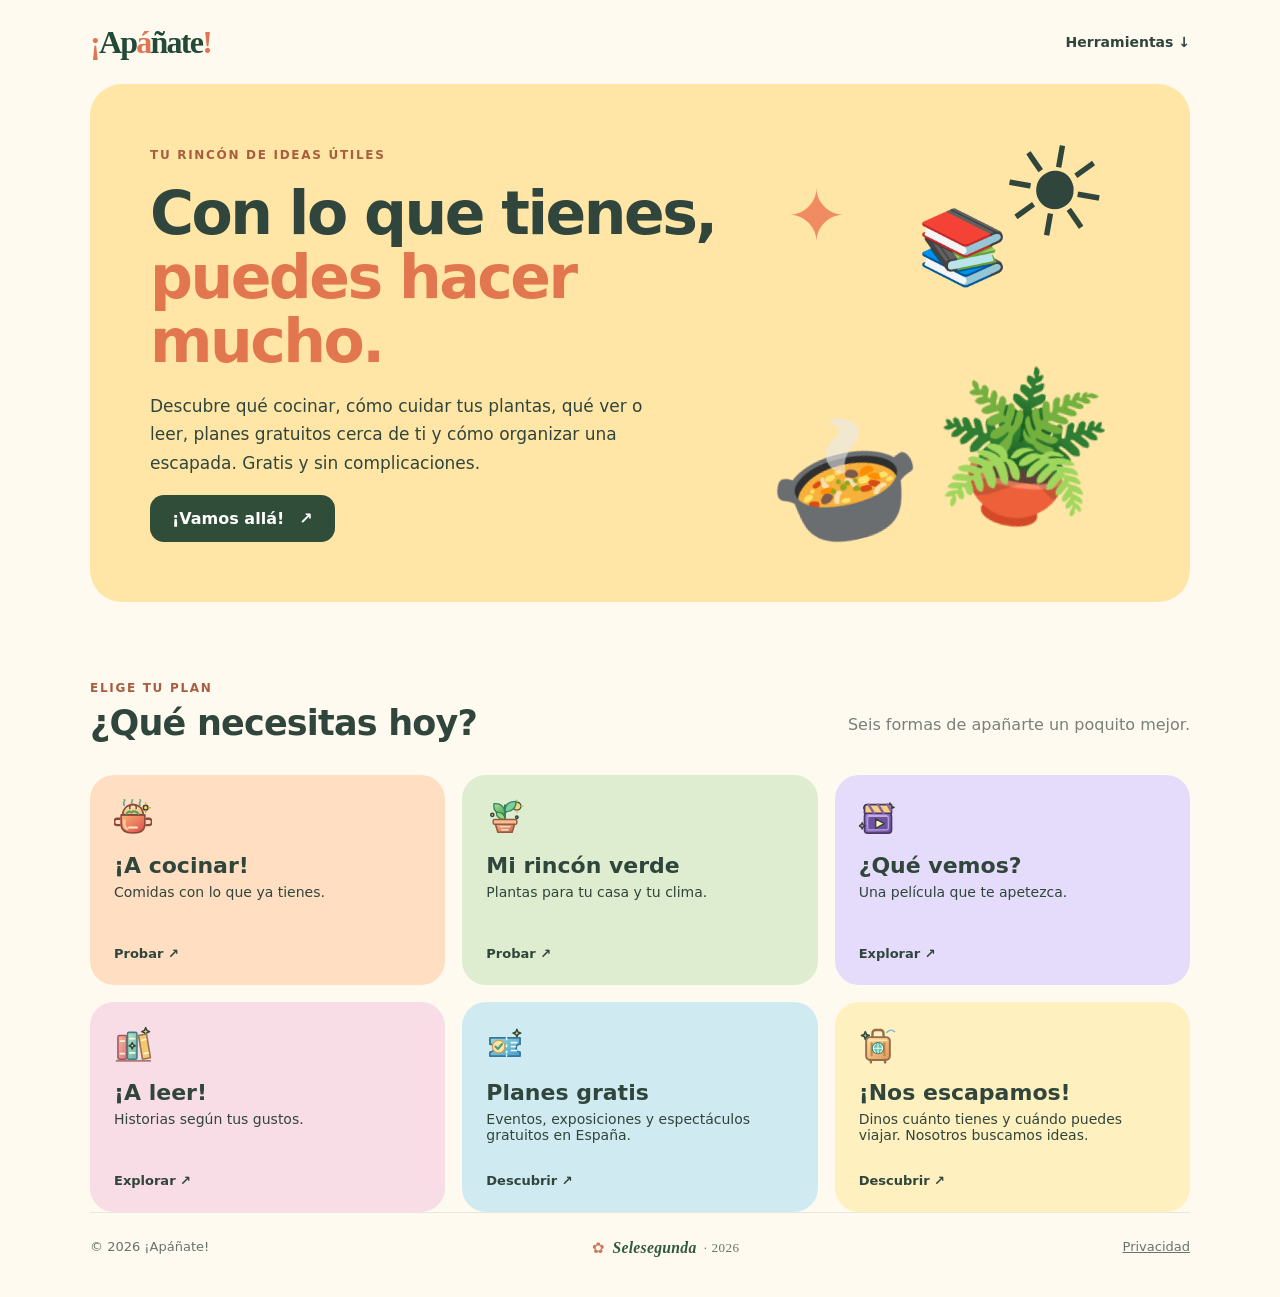
<file: index.html>
<!doctype html>
<html lang="es">
<head>
  <meta name="google-site-verification" content="D1ekWWPZZtfnIrTPij6gF5i_4tx4GSusQRCxKpqZ5c4" />
  <meta charset="utf-8" />
  <meta name="viewport" content="width=device-width, initial-scale=1" />
  <meta name="description" content="¡Apáñate!: ideas y herramientas gratuitas para aprovechar lo que tienes. Cocina, plantas, cine, libros, planes gratuitos en España y viajes." />
  <meta name="theme-color" content="#fff9ed" />
  <title>¡Apáñate! — La vida da para mucho</title>
  <link rel="stylesheet" href="/css/style.css" />
  <script src="/js/app.js" defer></script>
  <style>
    /* Logotipo exactamente como en Cocina; no modifica otros elementos. */
    .topbar .brand { display: inline-block; gap: 0; font-family: Georgia, serif; font-size: 2rem; font-weight: 900; letter-spacing: -.055em; color: #234a37; text-decoration: none; white-space: nowrap; }
    .topbar .brand .accent { color: #df7552; }
    @media (max-width: 510px) { .topbar .brand { font-size: 1.7rem; } }
    /* Firma de autoría discreta y legible en la portada. */
    .author-signature {
      display: inline-flex;
      align-items: center;
      gap: .45rem;
      color: #315841;
      font-family: Georgia, "Times New Roman", serif;
      font-size: .98rem;
      font-style: italic;
      font-weight: 600;
      letter-spacing: .018em;
      white-space: nowrap;
    }
    .author-signature::before {
      content: "✿";
      font-style: normal;
      font-size: .91rem;
      color: #cf795c;
    }
    .author-signature .author-year {
      font-size: .82rem;
      font-style: normal;
      font-weight: 500;
      letter-spacing: .04em;
      color: #65786a;
    }
    @media (max-width: 660px) {
      .footer .author-signature { width: 100%; justify-content: center; margin-block: .25rem; }
    }
    /* Iconos vectoriales en las seis tarjetas: independientes de los emojis de Windows. */
    .topic-card .card-icon svg { display: block; width: 1em; height: 1em; fill: none; stroke: currentColor; stroke-width: 1.8; stroke-linecap: round; stroke-linejoin: round; }
  </style>
</head>
<body>
  <header class="topbar wrapper"><a class="brand" href="/" aria-label="¡Apáñate!, inicio"><span class="accent">¡</span>Ap<span class="accent">á</span>ñate<span class="accent">!</span></a><a class="navlink" href="#herramientas">Herramientas ↓</a></header>
  <main>
    <section class="hero wrapper">
      <div class="hero-copy"><span class="eyebrow">TU RINCÓN DE IDEAS ÚTILES</span><h1>Con lo que tienes, <em>puedes hacer mucho.</em></h1><p>Descubre qué cocinar, cómo cuidar tus plantas, qué ver o leer, planes gratuitos cerca de ti y cómo organizar una escapada. Gratis y sin complicaciones.</p><a href="#herramientas" class="button main-button">¡Vamos allá! <span aria-hidden="true">↗</span></a></div>
      <div class="hero-art" aria-hidden="true"><span class="art-sun">☀</span><span class="art-bowl">🍲</span><span class="art-plant">🪴</span><span class="art-book">📚</span><span class="art-spark">✦</span></div>
    </section>
    <section id="herramientas" class="wrapper section"><div class="section-head"><div><span class="eyebrow">ELIGE TU PLAN</span><h2>¿Qué necesitas hoy?</h2></div><p>Seis formas de apañarte un poquito mejor.</p></div>
      <div class="cards">
        <a class="topic-card orange" href="/cocina/"><span class="card-icon"><svg xmlns="http://www.w3.org/2000/svg" viewBox="0 0 48 48" aria-hidden="true" focusable="false">
<defs><linearGradient id="pot" x1="0" x2="1" y1="0" y2="1"><stop stop-color="#FFAD7B"/><stop offset="1" stop-color="#D94F43"/></linearGradient><linearGradient id="lid" x1="0" x2="0" y1="0" y2="1"><stop stop-color="#FFF1B8"/><stop offset="1" stop-color="#E5B972"/></linearGradient></defs>
<path d="M13 8c-3-3 2-5 0-7M23 7c-3-3 2-5 0-7M33 8c-3-3 2-5 0-7" stroke="#65A68B" stroke-width="2" stroke-linecap="round" fill="none"/>
<circle cx="40" cy="11" r="3" fill="#F7CE63"/><path d="M40 5v2M40 15v2M34 11h2M44 11h2" stroke="#DCA34D" stroke-linecap="round"/>
<path d="M7 25H4a4 4 0 0 0 0 8h3M41 25h3a4 4 0 0 1 0 8h-3" stroke="#934739" stroke-width="3" fill="none" stroke-linecap="round"/>
<path d="M9 20h30v12c0 7-5 11-15 11S9 39 9 32Z" fill="url(#pot)" stroke="#8B493D" stroke-width="2" stroke-linejoin="round"/>
<path d="M11 20a13 13 0 0 1 26 0Z" fill="url(#lid)" stroke="#8B493D" stroke-width="2"/>
<path d="M20 12c-1-3 1-5 4-5s5 2 4 5" fill="none" stroke="#8B493D" stroke-width="2"/>
<path d="M13 27v5c0 3 2 5 4 6" fill="none" stroke="#FFD6AC" stroke-width="3" stroke-linecap="round" opacity=".85"/>
<path d="M16 19c1-3 4-4 6-2 3-3 7-1 9 2" fill="none" stroke="#5C9A68" stroke-width="2.5" stroke-linecap="round"/>
<path d="M19 36h10" stroke="#FFE7C9" stroke-width="2.4" stroke-linecap="round"/></svg></span><h3>¡A cocinar!</h3><p>Comidas con lo que ya tienes.</p><span class="card-action">Probar ↗</span></a>
        <a class="topic-card green" href="/plantas/"><span class="card-icon"><svg xmlns="http://www.w3.org/2000/svg" viewBox="0 0 48 48" aria-hidden="true" focusable="false">
<defs><linearGradient id="flowerpot" x1="0" y1="0" x2="1" y2="1"><stop stop-color="#F5B889"/><stop offset="1" stop-color="#C66B54"/></linearGradient><linearGradient id="leaf" x1="0" y1="0" x2="1" y2="1"><stop stop-color="#B5DF87"/><stop offset="1" stop-color="#47A36E"/></linearGradient></defs>
<circle cx="39" cy="9" r="5" fill="#F8D77A" opacity=".9"/><path d="M39 1v3M39 14v3M31 9h3M44 9h3" stroke="#E2B65D" stroke-width="1.5" stroke-linecap="round"/>
<path d="M24 28V8M24 22c-7-6-10-9-11-14M24 18c5-8 8-10 12-12" stroke="#34805B" stroke-width="2.5" fill="none" stroke-linecap="round"/>
<path d="M24 19C13 20 9 14 10 6c9-1 14 4 14 13Z" fill="url(#leaf)" stroke="#31855E" stroke-width="1.7"/>
<path d="M24 16c0-9 5-13 14-13 0 8-5 13-14 13Z" fill="#7FCF9B" stroke="#31855E" stroke-width="1.7"/>
<path d="M24 26c-7 0-11-4-11-9 7-1 11 3 11 9Z" fill="#9CD57B" stroke="#31855E" stroke-width="1.7"/>
<path d="M11 29h26l-4 13H15l-4-13Z" fill="url(#flowerpot)" stroke="#985841" stroke-width="2" stroke-linejoin="round"/>
<rect x="9" y="26" width="30" height="6" rx="2" fill="#F4C092" stroke="#985841" stroke-width="1.8"/>
<path d="M18 35h12M20 39h8" stroke="#FFE1C3" stroke-width="2" stroke-linecap="round" opacity=".85"/>
<circle cx="8" cy="20" r="2" fill="#F4BB68"/><circle cx="39" cy="23" r="1.6" fill="#9ACDB7"/></svg></span><h3>Mi rincón verde</h3><p>Plantas para tu casa y tu clima.</p><span class="card-action">Probar ↗</span></a>
        <a class="topic-card purple" href="/cine/"><span class="card-icon"><svg xmlns="http://www.w3.org/2000/svg" viewBox="0 0 48 48" aria-hidden="true" focusable="false">
<defs><linearGradient id="film" x1="0" y1="0" x2="1" y2="1"><stop stop-color="#A88BDF"/><stop offset="1" stop-color="#6A4E9D"/></linearGradient></defs>
<path d="m39 5 1.5 4 4 1.5-4 1.5-1.5 4-1.5-4-4-1.5 4-1.5Z" fill="#F5C963"/><circle cx="8" cy="11" r="2" fill="#F3A49B"/>
<rect x="7" y="18" width="34" height="25" rx="4" fill="url(#film)" stroke="#493967" stroke-width="2.2"/>
<path d="M7 18v-8a3 3 0 0 1 3-3h31v11Z" fill="#F5D17E" stroke="#493967" stroke-width="2.2"/>
<path d="m12 7 7 11M24 7l7 11M36 7l4 7" stroke="#8B64A2" stroke-width="3"/>
<rect x="11" y="22" width="26" height="17" rx="2" fill="#7050A1" stroke="#BAA6E1" stroke-width="1.5"/>
<path d="m21 25 11 6-11 6Z" fill="#FFF0BB"/><path d="M12 21h23" stroke="#DCCBFB" stroke-width="1.3" stroke-linecap="round" opacity=".6"/>
<path d="m4 30 1.2 2.5L8 34l-2.8 1.3L4 38l-1.2-2.7L0 34l2.8-1.5Z" fill="#E8A4B5"/></svg></span><h3>¿Qué vemos?</h3><p>Una película que te apetezca.</p><span class="card-action">Explorar ↗</span></a>
        <a class="topic-card pink" href="/libros/"><span class="card-icon"><svg xmlns="http://www.w3.org/2000/svg" viewBox="0 0 48 48" aria-hidden="true" focusable="false">
<defs><linearGradient id="booka" x1="0" y1="0" x2="1" y2="1"><stop stop-color="#F9B89B"/><stop offset="1" stop-color="#D97881"/></linearGradient><linearGradient id="bookb" x1="0" y1="0" x2="1" y2="1"><stop stop-color="#BDE7C9"/><stop offset="1" stop-color="#63AFA8"/></linearGradient></defs>
<path d="m40 2 1.5 3.5L45 7l-3.5 1.5L40 12l-1.5-3.5L35 7l3.5-1.5Z" fill="#F3CE78"/>
<rect x="5" y="12" width="11" height="30" rx="2" fill="url(#booka)" stroke="#9E5967" stroke-width="2"/>
<rect x="17" y="8" width="12" height="34" rx="2" fill="url(#bookb)" stroke="#3F8084" stroke-width="2"/>
<path d="m31 12 10-2 5 30-10 2Z" fill="#F2C971" stroke="#99764D" stroke-width="2"/>
<path d="M8 19h5M8 35h5M20 16h6M20 34h6M35 18l5-1M38 35l5-1" stroke="#FFF5DB" stroke-width="2.2" stroke-linecap="round"/>
<path d="m23 21 1.2 2.7 2.8 1.3-2.8 1.2L23 29l-1.2-2.8L19 25l2.8-1.3Z" fill="#FFF3BF"/>
<path d="M3 44h43" stroke="#B27875" stroke-width="2" stroke-linecap="round"/></svg></span><h3>¡A leer!</h3><p>Historias según tus gustos.</p><span class="card-action">Explorar ↗</span></a>
        <a class="topic-card blue" href="/planes-gratis/"><span class="card-icon"><svg xmlns="http://www.w3.org/2000/svg" viewBox="0 0 48 48" aria-hidden="true" focusable="false">
<defs><linearGradient id="ticket" x1="0" y1="0" x2="1" y2="1"><stop stop-color="#94DBDC"/><stop offset="1" stop-color="#4B9EC9"/></linearGradient></defs>
<path d="m39 4 1.4 3.6L44 9l-3.6 1.4L39 14l-1.4-3.6L34 9l3.6-1.4Z" fill="#F4CB69"/>
<path d="M5 15h38v8a5 5 0 0 0 0 10v5H5v-5a5 5 0 0 0 0-10Z" fill="url(#ticket)" stroke="#38779C" stroke-width="2.3" stroke-linejoin="round"/>
<path d="M26 15v5m0 4v4m0 4v6" stroke="#E8FFFF" stroke-width="2" stroke-dasharray="2 3"/>
<circle cx="16" cy="26" r="8" fill="#FCE5A7" stroke="#D39A55" stroke-width="1.5"/>
<path d="m12 26 3 3 5-6" stroke="#4D9D7B" stroke-width="2.8" fill="none" stroke-linecap="round" stroke-linejoin="round"/>
<path d="M32 21h7M32 26h5M32 31h7" stroke="#E9FAFF" stroke-width="2" stroke-linecap="round"/></svg></span><h3>Planes gratis</h3><p>Eventos, exposiciones y espectáculos gratuitos en España.</p><span class="card-action">Descubrir ↗</span></a>
        <a class="topic-card yellow" href="/viajes/"><span class="card-icon"><svg xmlns="http://www.w3.org/2000/svg" viewBox="0 0 48 48" aria-hidden="true" focusable="false">
<defs><linearGradient id="case" x1="0" y1="0" x2="1" y2="1"><stop stop-color="#FFDD94"/><stop offset="1" stop-color="#DF9958"/></linearGradient></defs>
<path d="m8 7 1.5 3.5L13 12l-3.5 1.5L8 17l-1.5-3.5L3 12l3.5-1.5Z" fill="#6CB9AE"/><path d="M35 8c3-3 7-3 10-1" stroke="#87BDD0" stroke-width="2" fill="none" stroke-linecap="round"/>
<path d="M17 15V9a4 4 0 0 1 4-4h6a4 4 0 0 1 4 4v6" fill="none" stroke="#956C4E" stroke-width="3"/>
<rect x="9" y="14" width="30" height="29" rx="5" fill="url(#case)" stroke="#956C4E" stroke-width="2.4"/>
<path d="M16 22v15M32 22v15" stroke="#C28552" stroke-width="2.7" stroke-linecap="round"/>
<path d="M15 43v3M33 43v3" stroke="#956C4E" stroke-width="3" stroke-linecap="round"/>
<circle cx="24" cy="28" r="7" fill="#6BBCAA" stroke="#397F78" stroke-width="1.6"/>
<path d="M24 22v12M19 28h10M21 23c-4 3-4 7 0 10M27 23c4 3 4 7 0 10" stroke="#E3FFF1" stroke-width="1.3" fill="none"/>
<path d="M13 18h22" stroke="#FFF2C8" stroke-width="2" opacity=".8" stroke-linecap="round"/></svg></span><h3>¡Nos escapamos!</h3><p>Dinos cuánto tienes y cuándo puedes viajar. Nosotros buscamos ideas.</p><span class="card-action">Descubrir ↗</span></a>
      </div>
    </section>
  </main>
  <footer class="footer wrapper"><span>© <span id="year"></span> ¡Apáñate!</span><span class="author-signature" aria-label="Autoría: Selesegunda, 2026">Selesegunda <span class="author-year">· 2026</span></span><span><a href="/privacidad.html">Privacidad</a></span></footer>
  <!-- Cloudflare Web Analytics --><script type='module' src='https://static.cloudflareinsights.com/beacon.min.js' data-cf-beacon='{"token": "9923cc398e43437fa45d84914d0e9f90"}'></script><!-- End Cloudflare Web Analytics -->
</body>
</html>
</file>
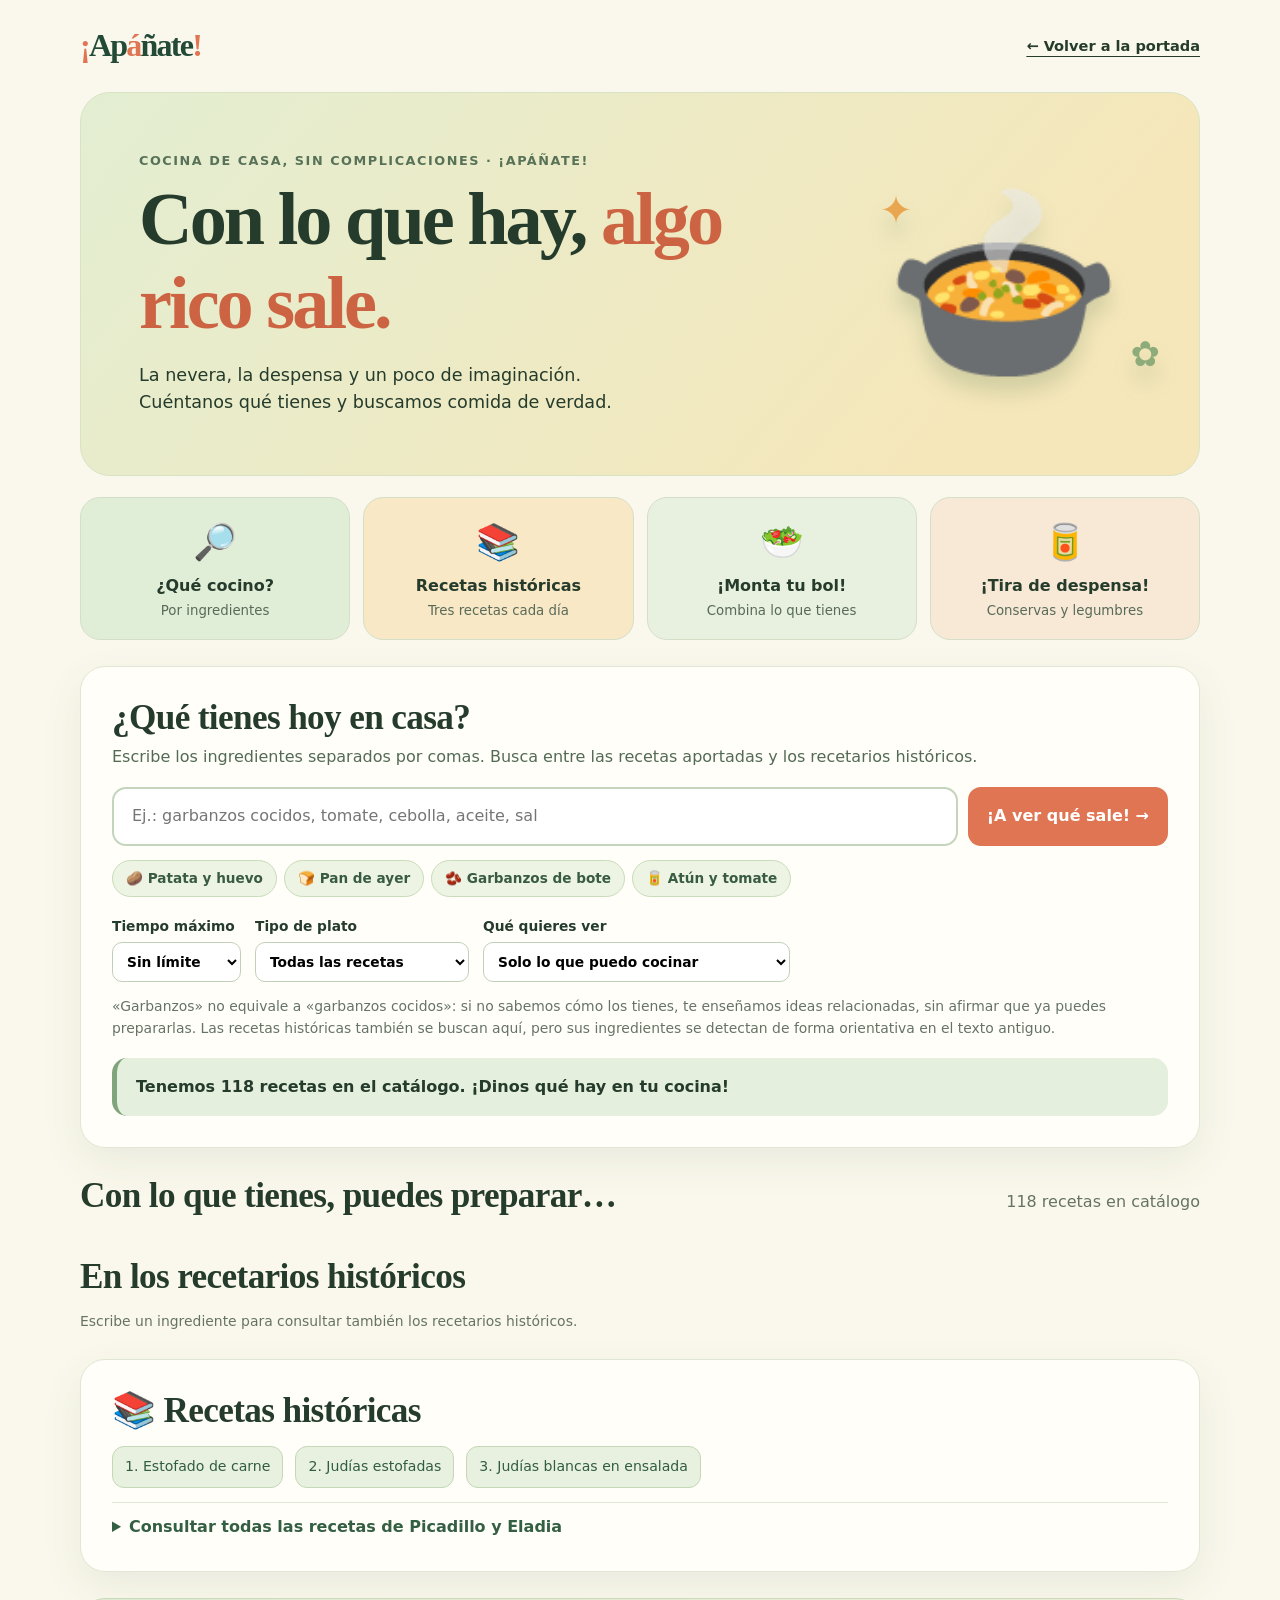
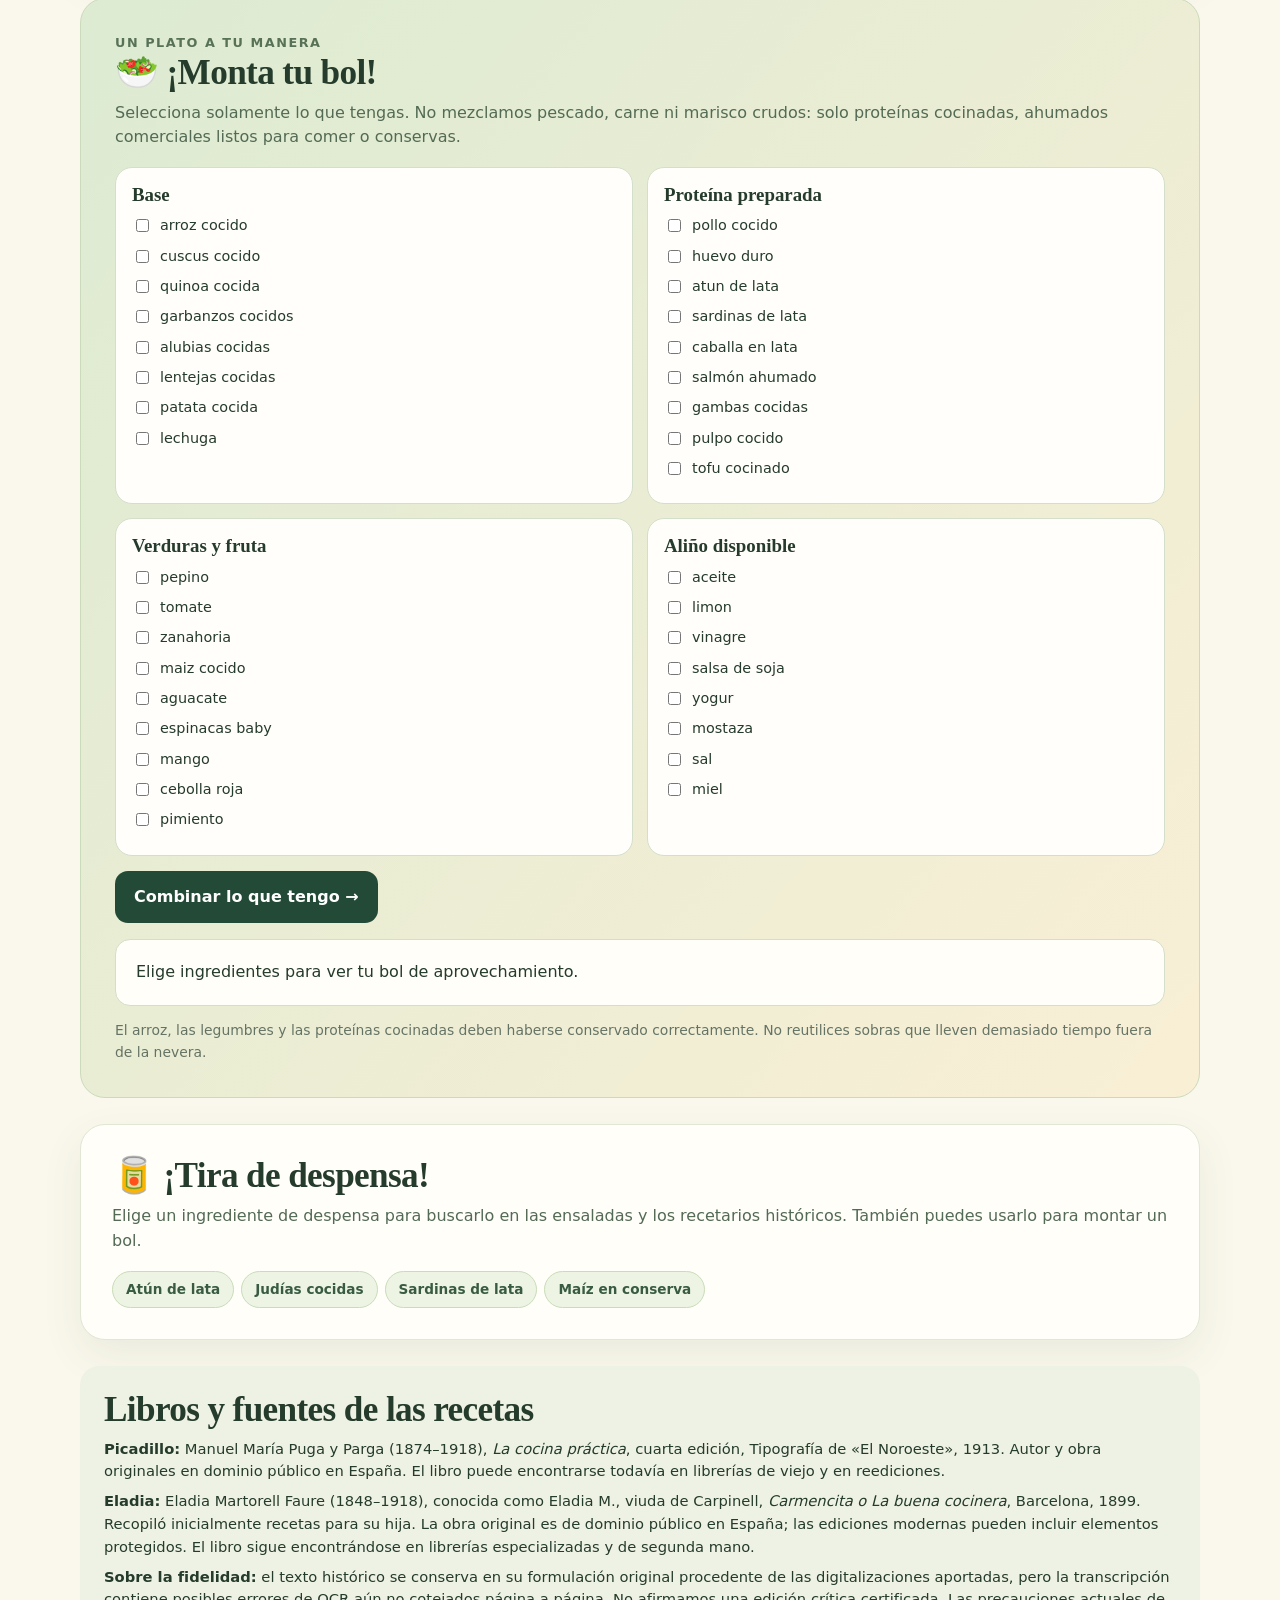
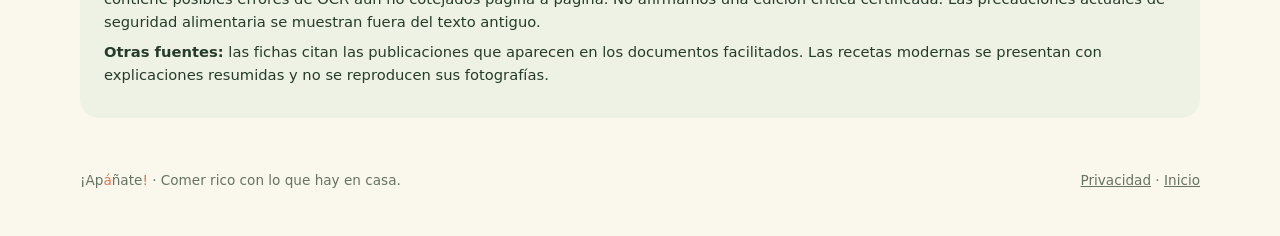
<file: cocina/index.html>
<!DOCTYPE html>

<html lang="es">
<head>
<meta charset="utf-8"/>
<meta content="width=device-width,initial-scale=1" name="viewport"/>
<meta content="#F8F8EE" name="theme-color"/>
<meta content="Ensaladas aportadas, recetas históricas de Picadillo y Eladia y boles combinables con lo que tienes." name="description"/>
<title>Cocina con lo que tienes | ¡Apáñate!</title>
<style>
:root{--forest:#234a37;--green:#54815b;--mint:#e5efd9;--lime:#bad39d;--coral:#df7552;--butter:#f8ce73;--cream:#faf8ec;--white:#fffef9;--ink:#253b2b;--muted:#657365;--line:#e1e6d5;--shadow:0 15px 42px #355a3915}*{box-sizing:border-box}html{scroll-behavior:smooth}body{margin:0;background:var(--cream);color:var(--ink);font-family:system-ui,-apple-system,Segoe UI,sans-serif;line-height:1.55}button,input,select{font:inherit}button{cursor:pointer}a{color:inherit}button:focus-visible,input:focus-visible,select:focus-visible,a:focus-visible,summary:focus-visible{outline:3px solid #a45d32;outline-offset:3px}header,.wrap,footer{max-width:1120px;margin:auto;width:calc(100% - 32px)}header{display:flex;align-items:center;justify-content:space-between;padding:21px 0;gap:12px}.brand{font-family:Georgia,serif;font-size:2rem;font-weight:900;letter-spacing:-.055em;color:var(--forest);text-decoration:none}.accent{color:var(--coral)}.back{font-size:.91rem;font-weight:750;text-decoration:underline;text-underline-offset:5px}.hero{display:grid;grid-template-columns:1.4fr .75fr;align-items:center;min-height:310px;border-radius:30px;overflow:hidden;background:linear-gradient(130deg,#e3eed2,#f5e7ba 80%);border:1px solid #d9e2c3}.hero-copy{padding:clamp(24px,5vw,58px)}h1,h2,h3{font-family:Georgia,serif;line-height:1.13}h1{font-size:clamp(2.35rem,5.8vw,4.7rem);letter-spacing:-.04em;margin:8px 0 16px;max-width:740px}h1 em{font-style:normal;color:#cc6342}.hero p{max-width:650px;font-size:1.1rem;margin:0}.eyebrow{font-weight:800;color:#587258;font-size:.8rem;letter-spacing:.12em;text-transform:uppercase}.pot{position:relative;min-height:260px;display:grid;place-items:center;font-size:clamp(7rem,15vw,12rem);filter:drop-shadow(0 16px 10px #54724f35);animation:float 5.2s ease-in-out infinite}.pot:before{content:'✦';position:absolute;font-size:2.5rem;top:15%;left:18%;color:#e9a650}.pot:after{content:'✿';position:absolute;font-size:2.2rem;right:10%;bottom:17%;color:#8eac79}@keyframes float{50%{transform:translateY(-11px) rotate(-4deg)}}@media(prefers-reduced-motion:reduce){.pot{animation:none}html{scroll-behavior:auto}}.section{margin:26px 0}.panel{background:var(--white);border:1px solid var(--line);border-radius:25px;padding:clamp(18px,3vw,31px);box-shadow:var(--shadow)}h2{font-size:clamp(1.6rem,3vw,2.2rem);margin:0 0 8px;letter-spacing:-.018em}.muted{color:var(--muted)}.lead{margin:0 0 17px;color:#536a54}.entry{display:flex;gap:10px}.entry input{flex:1;min-width:0;padding:15px 18px;border:2px solid #c4d4bd;border-radius:14px;background:#fff}.btn{border:0;background:var(--forest);color:#fff;border-radius:13px;font-weight:800;padding:14px 19px}.btn:hover{background:#396a49}.btn-coral{background:var(--coral)}.btn-coral:hover{background:#bc5538}.chips{display:flex;gap:7px;flex-wrap:wrap;margin-top:14px}.chip{border:1px solid #c9dcb9;background:#edf4e4;border-radius:99px;color:#385b42;padding:7px 13px;font-weight:700;font-size:.85rem}.chip:hover{background:#d8e9cc}.filters{display:flex;flex-wrap:wrap;gap:14px;margin-top:19px}.filters label{display:grid;gap:5px;font-weight:700;font-size:.86rem}.filters select{padding:10px;border-radius:10px;border:1px solid #c3d0b9;background:white;max-width:320px}.hint{color:var(--muted);font-size:.87rem;margin:14px 0 0}.navtile{display:grid;grid-template-columns:repeat(4,1fr);gap:13px;margin:25px 0}.tile{background:#e7efdc;border:1px solid #d5dfc8;border-radius:20px;padding:17px 20px;min-height:100px;text-decoration:none}.tile:nth-child(2){background:#f9edcd}.tile:nth-child(3){background:#f9e4d9}.tile b{display:block;font-size:1rem}.tile span{font-size:1.9rem;display:block;margin-bottom:3px}.tile small{color:#596a59}.alert{padding:17px 19px;border-radius:15px;background:#e4efdd;border-left:5px solid #80a47b;margin:18px 0 0;font-weight:700}.empty{padding:22px;border-radius:15px;background:#f6f1e4;color:#605e51}.sectionhead{display:flex;align-items:baseline;justify-content:space-between;gap:12px;margin:28px 0 13px;flex-wrap:wrap}.sectionhead h2{margin:0}.cards{display:grid;grid-template-columns:repeat(3,minmax(0,1fr));gap:16px}.recipe{background:#fff;border:1px solid var(--line);border-radius:20px;overflow:hidden;display:flex;flex-direction:column;box-shadow:0 8px 23px #355b3710}.illustration{height:112px;display:flex;align-items:center;justify-content:center;font-size:4rem;background:radial-gradient(circle at 50% 80%,#fff9d8 0 15%,transparent 16%),linear-gradient(130deg,#e1efda,#f8efd5)}.recipe[data-cat="Ensaladas"] .illustration{background:linear-gradient(130deg,#dcf0d2,#f2f7e6)}.recipe[data-cat="Pescado"] .illustration{background:linear-gradient(130deg,#deede4,#e3f1f4)}.recipe[data-cat="Pollo"] .illustration{background:linear-gradient(130deg,#f7e0bb,#f6efe0)}.recipe[data-cat="Despensa"] .illustration{background:linear-gradient(130deg,#f6e8cb,#f4ddcf)}.recipebody{padding:18px;display:flex;flex-direction:column;gap:9px;flex:1}.micro{color:#637762;font-size:.79rem;font-weight:800;letter-spacing:.035em}.recipe h3{font-size:1.38rem;margin:0}.recipe p{margin:0}.quip{font-size:.92rem;color:#596b5d}.facts{display:flex;gap:7px;flex-wrap:wrap}.fact{font-size:.77rem;background:#f2f6ec;border-radius:12px;padding:4px 8px;color:#567058}.status{font-size:.82rem;font-weight:800;color:#316541;background:#e4f2d9;border-radius:9px;padding:6px 9px;align-self:start}.status.missing{color:#925b2e;background:#fff0dc}.ingredients{font-size:.88rem}.short{font-size:.87rem;font-weight:700;color:#9a5a2d}.recipe details{margin-top:auto;padding-top:9px;border-top:1px solid #e8ecdf}.recipe summary{font-weight:800;color:#315f43;cursor:pointer}.steps{padding-left:23px;font-size:.9rem}.steps li{margin:0 0 8px}.origin{font-size:.79rem;color:#546657;margin-top:12px;border-top:1px dashed #d8e1d1;padding-top:10px}.note{font-size:.81rem;color:#786c58}.poke{background:linear-gradient(130deg,#dcebd2,#f9efd5);border:1px solid #cbdaba;border-radius:25px;padding:clamp(21px,3vw,34px)}.poke-grid{display:grid;grid-template-columns:1fr 1fr;gap:14px}.poke-group{border:1px solid #d3dfca;background:#fffefa;border-radius:17px;padding:16px}.poke-group h3{margin:0 0 9px;font-size:1.18rem}.poke-group label{display:flex;align-items:flex-start;gap:8px;margin:8px 0;font-size:.9rem}.poke-group input{accent-color:#44764d;margin-top:5px}.poke-result{margin-top:16px;padding:20px;border-radius:15px;background:#fffef8;border:1px solid #d4dec8}.bridge{background:#e6f2db;border:1px solid #b8d4a7;border-radius:19px;padding:20px;margin:19px 0;display:grid;gap:9px}.bridge h3{margin:0;font-size:1.33rem}.bridge p{margin:0;color:#426348}.bridge-link{display:inline-block;justify-self:start;background:var(--forest);color:white;text-decoration:none;font-weight:800;border-radius:12px;padding:12px 17px}.bridge-link:hover{background:#376749}.bridge small{color:#526d57}.about{font-size:.92rem;background:#eef2e5;border-radius:19px;padding:24px}.about p{margin:7px 0}.about a{color:#305c44;text-decoration:underline}footer{padding:26px 0 45px;color:var(--muted);font-size:.85rem}.hide{display:none!important}.footrow{display:flex;justify-content:space-between;gap:12px;flex-wrap:wrap}@media(max-width:780px){.hero{grid-template-columns:1fr}.pot{min-height:145px;font-size:6rem}.hero-copy{padding-bottom:0}.cards{grid-template-columns:repeat(2,minmax(0,1fr))}.navtile{grid-template-columns:1fr 1fr}.poke-grid{grid-template-columns:1fr}.pot{max-height:155px}}@media(max-width:540px){.cards{grid-template-columns:1fr}.entry{flex-direction:column}.btn{width:100%}.navtile{grid-template-columns:1fr 1fr}.tile{padding:12px;min-height:97px}.hero h1{font-size:2.45rem}.filters>*{flex:1;min-width:140px}.filters select{width:100%}}
.historical-text{white-space:pre-wrap;line-height:1.65;font-family:Georgia,serif;font-size:.96rem;margin-top:14px;padding:14px;background:#faf8ef;border-radius:10px}.historical-text:first-letter{font-size:1.1em}.historical-preview{margin-bottom:22px;background:#f2f7eb;border-color:#c4d9b9}.hist-more{font-weight:800;color:#356a44}.historic-quick{display:flex;gap:8px;flex-wrap:wrap;margin:12px 0}.hist-short{border-left:4px solid #82a97e;background:#eff6e9;border-radius:11px;padding:12px 14px;font-size:.91rem}.history-card .recipebody{padding:16px}.history-card summary{cursor:pointer}.history-card .historical-text{max-height:350px;overflow:auto}.hist-flag{font-size:.76rem;color:#49664b;background:#e3eedc;padding:5px 8px;border-radius:7px;font-weight:750;display:inline-block}@media(max-width:900px){.navtile{grid-template-columns:repeat(2,1fr)}}@media(max-width:540px){.navtile{grid-template-columns:repeat(2,1fr)}.hist-more{font-size:.85rem}}

/* Accesos y tres recetas históricas del día */
.navtile{margin:21px 0;grid-template-columns:repeat(4,minmax(0,1fr))}.tile{display:flex;flex-direction:column;justify-content:center;align-items:center;text-align:center;gap:2px}.tile span{font-size:2.2rem}.tile:nth-child(1){background:#e0edd7}.tile:nth-child(2){background:#f8e8c5}.tile:nth-child(3){background:#e8f0df}.tile:nth-child(4){background:#f7e9d6}
.daily-recipes{display:flex;align-items:center;gap:12px;flex-wrap:nowrap;overflow-x:auto;padding:8px 0 14px}.daily-recipe{white-space:nowrap;background:#e8f1df;border:1px solid #c3d8b6;border-radius:12px;padding:9px 12px;color:#315d3f;font-size:.88rem;cursor:pointer;flex-shrink:0}.daily-recipe:hover{background:#d3e7c6}.daily-recipe.active{background:#356745;color:white}.historic-explorer{border-top:1px solid #dfe7d7;padding-top:12px}.historic-explorer>summary{color:#345f43;font-weight:800;cursor:pointer}.historic-explorer .filters input{padding:10px;border:1px solid #c3d0b9;border-radius:10px}.historical-feature{padding:12px 14px;margin-bottom:12px;background:#fcf8e9;border-radius:12px;white-space:pre-wrap;font-family:Georgia,serif}.historical-feature[hidden]{display:none}.historical-feature>p{margin:0 0 8px}.historical-feature .historical-text{max-height:350px;overflow:auto}
@media(max-width:780px){.navtile{grid-template-columns:repeat(2,minmax(0,1fr))}}
@media(max-width:540px){.tile{min-height:99px}.tile span{font-size:1.65rem}.tile b{font-size:.9rem}.tile small{font-size:.75rem}.daily-recipes{gap:7px}.daily-recipe{font-size:.79rem}}
</style>
</head>
<body>
<header><a class="brand" href="/"><span class="accent">¡</span>Ap<span class="accent">á</span>ñate<span class="accent">!</span></a><a class="back" href="/">← Volver a la portada</a></header>
<main class="wrap">
<section class="hero"><div class="hero-copy"><div class="eyebrow">Cocina de casa, sin complicaciones · ¡Apáñate!</div><h1>Con lo que hay, <em>algo rico sale.</em></h1><p>La nevera, la despensa y un poco de imaginación.</p><p>Cuéntanos qué tienes y buscamos comida de verdad.</p></div><div aria-label="Olla animada" class="pot" role="img">🍲</div></section>







<nav aria-label="Apartados de cocina" class="navtile"><a class="tile" href="#buscador"><span>🔎</span><b>¿Qué cocino?</b><small>Por ingredientes</small></a><a class="tile" href="#recetarios-historicos"><span>📚</span><b>Recetas históricas</b><small>Tres recetas cada día</small></a><a class="tile" href="#poke"><span>🥗</span><b>¡Monta tu bol!</b><small>Combina lo que tienes</small></a><a class="tile" href="#despensa"><span>🥫</span><b>¡Tira de despensa!</b><small>Conservas y legumbres</small></a></nav><section class="panel section" id="buscador"><h2>¿Qué tienes hoy en casa?</h2><p class="lead">Escribe los ingredientes separados por comas. Busca entre las recetas aportadas y los recetarios históricos.</p><form id="findForm"><div class="entry"><input aria-label="Ingredientes disponibles" autocomplete="off" id="stock" placeholder="Ej.: garbanzos cocidos, tomate, cebolla, aceite, sal"/><button class="btn btn-coral" type="submit">¡A ver qué sale! →</button></div></form><div aria-label="Ejemplos para rellenar la búsqueda" class="chips"><button class="chip" data-stock="patata, huevo, aceite, sal" type="button">🥔 Patata y huevo</button><button class="chip" data-stock="pan, ajo, aceite, agua, sal, pimenton" type="button">🍞 Pan de ayer</button><button class="chip" data-stock="garbanzos cocidos, aceite, vinagre, sal" type="button">🫘 Garbanzos de bote</button><button class="chip" data-stock="atun de lata, tomate, aceite, sal" type="button">🥫 Atún y tomate</button></div><div class="filters"><label>Tiempo máximo<select id="maxTime"><option value="999">Sin límite</option><option value="15">15 minutos</option><option value="30">30 minutos</option><option value="45">45 minutos</option></select></label><label>Tipo de plato<select id="type"><option value="all">Todas las recetas</option><option value="Ensaladas">Ensaladas y picadillos</option><option value="Pescado">Pescado</option><option value="Mariscos">Mariscos</option><option value="Legumbres">Legumbres</option><option value="Sopas">Sopas</option><option value="Sopas frías">Sopas frías</option><option value="Carnes y guisos">Carnes y guisos</option><option value="Arroces">Arroces</option><option value="Croquetas">Croquetas</option><option value="Postres">Postres</option><option value="Pollo">Pollo</option><option value="Huevos">Huevos</option><option value="Pasta">Pasta</option><option value="Panes y masas">Panes y masas</option><option value="Despensa">Despensa y conservas</option><option value="Aprovechamiento">Aprovechamiento</option></select></label><label>Qué quieres ver<select id="mode"><option value="exact">Solo lo que puedo cocinar</option><option value="ideas">También ideas a las que falta algo</option></select></label></div><p class="hint">«Garbanzos» no equivale a «garbanzos cocidos»: si no sabemos cómo los tienes, te enseñamos ideas relacionadas, sin afirmar que ya puedes prepararlas. Las recetas históricas también se buscan aquí, pero sus ingredientes se detectan de forma orientativa en el texto antiguo.</p><div class="alert" id="status" role="status">Escribe lo que tienes para descubrir recetas.</div></section><section aria-live="polite" class="section" id="results"><div class="sectionhead"><h2>Con lo que tienes, puedes preparar…</h2><span class="muted" id="count"></span></div><div class="cards" id="ready"></div><aside class="bridge hide" id="resultBridge"><h3>🥗 ¿Y si te montas un bol?</h3><p id="resultBridgeText"></p><a class="bridge-link" data-to-poke="" href="#poke">¡Monta tu bol con estos ingredientes! →</a><small>No añadimos nada que no hayas indicado. Podrás ajustar la combinación.</small></aside><div class="sectionhead hide" id="ideasHeading"><h2>Si algún día tienes algo más…</h2><span class="muted">Ideas incompletas, no platos disponibles</span></div><div class="cards" id="ideas"></div><div class="sectionhead" id="histResultHeading"><h2>En los recetarios históricos</h2></div><p class="hint" id="histMatchCount">Escribe un ingrediente para buscar también en los libros.</p><div class="cards" id="histMatches"></div></section><section class="section panel" id="recetarios-historicos"><h2>📚 Recetas históricas</h2><div aria-live="polite" class="daily-recipes" id="dailyRecipes">Cargando las tres recetas de hoy…</div><details class="historic-explorer"><summary>Consultar todas las recetas de Picadillo y Eladia</summary><div class="filters"><label>Autor<select id="histAutor"><option value="all">Ambos autores</option><option value="Picadillo">Picadillo</option><option value="Eladia">Eladia Martorell</option></select></label><label>Buscar en las recetas históricas<input id="histBuscar" placeholder="Garbanzos, judías, sardinas…" type="search"/></label></div><p class="hint" id="histEstado">Cargando recetarios históricos…</p><div class="cards" id="histListado"></div></details></section><section class="section poke" id="poke"><div class="eyebrow">Un plato a tu manera</div><h2>🥗 ¡Monta tu bol!</h2><p class="lead">Selecciona solamente lo que tengas. No mezclamos pescado, carne ni marisco crudos: solo proteínas cocinadas, ahumados comerciales listos para comer o conservas.</p><div class="poke-grid" id="pokeOptions"></div><button class="btn" id="buildPoke" style="margin-top:15px" type="button">Combinar lo que tengo →</button><div class="poke-result" id="pokeResult" role="status">Elige ingredientes para ver tu bol de aprovechamiento.</div><p class="hint">El arroz, las legumbres y las proteínas cocinadas deben haberse conservado correctamente. No reutilices sobras que lleven demasiado tiempo fuera de la nevera.</p></section><section class="section panel" id="despensa"><h2>🥫 ¡Tira de despensa!</h2><p class="lead">Elige un ingrediente de despensa para buscarlo en las ensaladas y los recetarios históricos. También puedes usarlo para montar un bol.</p><div class="chips"><button class="chip" data-stock="atun de lata" type="button">Atún de lata</button><button class="chip" data-stock="alubias cocidas" type="button">Judías cocidas</button><button class="chip" data-stock="sardinas de lata" type="button">Sardinas de lata</button><button class="chip" data-stock="maiz cocido" type="button">Maíz en conserva</button></div><aside class="bridge hide" id="pantryBridge"><h3>🥗 ¿Y si te montas un bol?</h3><p id="pantryBridgeText"></p><a class="bridge-link" data-to-poke="" href="#poke">Ir a ¡Monta tu bol! →</a><small>Los ingredientes que ya has indicado pasarán marcados al generador.</small></aside></section><section class="about section" id="fuentes"><h2>Libros y fuentes de las recetas</h2><p><strong>Picadillo:</strong> Manuel María Puga y Parga (1874–1918), <em>La cocina práctica</em>, cuarta edición, Tipografía de «El Noroeste», 1913. Autor y obra originales en dominio público en España. El libro puede encontrarse todavía en librerías de viejo y en reediciones.</p><p><strong>Eladia:</strong> Eladia Martorell Faure (1848–1918), conocida como Eladia M., viuda de Carpinell, <em>Carmencita o La buena cocinera</em>, Barcelona, 1899. Recopiló inicialmente recetas para su hija. La obra original es de dominio público en España; las ediciones modernas pueden incluir elementos protegidos. El libro sigue encontrándose en librerías especializadas y de segunda mano.</p><p><strong>Sobre la fidelidad:</strong> el texto histórico se conserva en su formulación original procedente de las digitalizaciones aportadas, pero la transcripción contiene posibles errores de OCR aún no cotejados página a página. No afirmamos una edición crítica certificada. Las precauciones actuales de seguridad alimentaria se muestran fuera del texto antiguo.</p><p><strong>Otras fuentes:</strong> las fichas citan las publicaciones que aparecen en los documentos facilitados. Las recetas modernas se presentan con explicaciones resumidas y no se reproducen sus fotografías.</p></section></main>
<footer><div class="footrow"><span>¡Ap<span class="accent">á</span>ñate<span class="accent">!</span> · Comer rico con lo que hay en casa.</span><span><a href="/privacidad.html">Privacidad</a> · <a href="/">Inicio</a></span></div></footer>
<script>
'use strict';
const $=id=>document.getElementById(id);
const emoji={Ensaladas:'🥗', 'Sopas frías':'🥣', Sopas:'🥣', 'Carnes y guisos':'🍲', Croquetas:'🍽️', Mariscos:'🦐', Postres:'🍮',Pollo:'🍗',Pescado:'🐟',Despensa:'🥫',Aprovechamiento:'🍲',Arroces:'🍚',Huevos:'🍳',Patatas:'🥔',Legumbres:'🫘',Cuchara:'🥣',Pasta:'🍝','Panes y masas':'🍞',Huevos:'🍳'};
const aliases={
'patatas':'patata','huevos':'huevo','tomates':'tomate','cebollas':'cebolla','ajos':'ajo','aceites':'aceite','limones':'limon','pimientos':'pimiento','zanahorias':'zanahoria','pepinos':'pepino','garbanzo':'garbanzos','garbanzos de bote':'garbanzos cocidos','garbanzos de lata':'garbanzos cocidos','garbanzos en conserva':'garbanzos cocidos','alubias de bote':'alubias cocidas','judias blancas de bote':'alubias cocidas','judias blancas cocidas':'alubias cocidas','frijoles blancos':'alubias cocidas','judias verdes hervidas':'judias verdes cocidas','judias verdes de bote':'judias verdes cocidas','huevos duros':'huevo duro','huevo cocido':'huevo duro','huevos cocidos':'huevo duro','pollo hervido':'pollo cocido','pollo asado sobrante':'pollo cocido','pollo ya cocinado':'pollo cocido','pechuga de pollo':'filetes de pollo','filete de pollo':'filetes de pollo','atun en lata':'atun de lata','atun en conserva':'atun de lata','lata de atun':'atun de lata','bonito de lata':'atun de lata','caballa en conserva':'caballa en lata','sardinas en conserva':'sardinas de lata','tomate de lata':'tomate triturado','tomate en conserva':'tomate triturado','tomates cherry':'tomate cherry','tomates sherry':'tomate cherry','maiz en lata':'maiz cocido','maiz de lata':'maiz cocido','champinon':'champiñones','champiñon':'champiñones','champinones':'champiñones','esparragos':'esparragos','espinaca baby':'espinacas baby','fideos':'pasta','macarrones':'pasta','espaguetis':'pasta','lentejas de bote':'lentejas cocidas','manteca de vaca':'mantequilla','queso parmesano':'parmesano','canonigo':'canonigos','lechugas':'lechuga', 'pimiento italiano':'pimiento', 'pimiento verde':'pimiento', 'pimiento rojo':'pimiento'
};
function normalize(v){return String(v).toLowerCase().normalize('NFD').replace(/[\u0300-\u036f]/g,'').replace(/[^a-z0-9ñ ]/g,' ').replace(/\s+/g,' ').trim()}
function canon(v){const k=normalize(v);return aliases[k]||k}
function elt(tag,cls,value){let x=document.createElement(tag);if(cls)x.className=cls;if(value!==undefined)x.textContent=value;return x}
let recipes=[];
function readStock(){return new Set($('stock').value.split(/[,;\n]/).map(canon).filter(Boolean))}
function missingFor(recipe,stock){return recipe.ingredients.filter(i=>!stock.has(canon(i)))}
function relatedMatch(ingredient,stock){
 const item=canon(ingredient);
 if(stock.has(item))return true;
 const roots={
 'garbanzos cocidos':['garbanzos','garbanzo','garbanzos secos'],
 'alubias cocidas':['alubias','judias','judias blancas','habichuelas'],
 'lentejas cocidas':['lentejas','lenteja','lentejas secas'],
 'judias verdes cocidas':['judias verdes','judias verdes frescas'],
 'huevo duro':['huevo','huevos'], 'arroz cocido':['arroz'],
 'pollo cocido':['pollo'], 'atun de lata':['atun'],
 'sardinas de lata':['sardinas','sardina'],'caballa en lata':['caballa']};
 const variants=roots[item]||[];
 return [...stock].some(x=>variants.includes(x)|| (x==='garbanzos' && item.includes('garbanzo')) || (x==='garbanzos' && item.includes('garbanzo')) || (x==='garbanzos secos'&&item.includes('garbanzo')) || (x==='garbanzos cocidos'&&item.includes('garbanzo')) || x===item);
}
function card(r,missing){let el=elt('article','recipe');el.dataset.cat=r.category;let ill=elt('div','illustration',emoji[r.category]||'🍽️');ill.setAttribute('aria-hidden','true');el.append(ill);let b=elt('div','recipebody');b.append(elt('div','micro',r.category.toUpperCase()),elt('h3','',r.name),elt('p','quip',r.tip||''));let facts=elt('div','facts');facts.append(elt('span','fact',r.time==null?'⏱ Tiempo no indicado':'⏱ '+r.time+' min aprox.'),elt('span','fact','Ingredientes: '+r.ingredients.length));b.append(facts);b.append(elt('div','status'+(missing.length?' missing':''),missing.length?'Te faltan '+missing.length+' ingredientes':'✓ Ingredientes principales disponibles'));b.append(elt('p','ingredients','Necesitas: '+r.ingredients.join(', ')+'.'));if(missing.length)b.append(elt('p','short','Falta: '+missing.join(', ')+'.'));if(r.optional?.length)b.append(elt('p','note','Opcionales: '+r.optional.join(', ')+'.'));let dt=elt('details');dt.append(elt('summary','','Cómo se prepara'));let ol=elt('ol','steps');r.steps.forEach(s=>ol.append(elt('li','',s)));dt.append(ol);if(r.quantities)dt.insertBefore(elt('p','note','Cantidades indicadas en la fuente: '+r.quantities),ol);if(r.servings)dt.append(elt('p','note','Raciones: '+r.servings));if(r.notes)dt.append(elt('p','note',r.notes));dt.append(elt('div','origin','Fuente: '+r.origin));if(r.sourceUrl){let a=elt('a','','Consultar publicación citada');a.href=r.sourceUrl;a.target='_blank';a.rel='noopener noreferrer';dt.append(a);}b.append(dt);el.append(b);return el}
function render(shouldScroll=false){let stock=readStock(),ready=$('ready'),ideas=$('ideas');ready.replaceChildren();ideas.replaceChildren();if(!stock.size){if(typeof window.updateHistoryMatches==='function')window.updateHistoryMatches();$('status').textContent='Cuéntanos al menos un ingrediente. Sin datos no vamos a inventar la comida.';$('count').textContent='';$('ideasHeading').classList.add('hide');updateBridge();return}const max=Number($('maxTime').value),cat=$('type').value,mode=$('mode').value;let candidates=recipes.filter(r=>(max===999||r.time!=null&&r.time<=max)&&(cat==='all'||r.category===cat)).map(r=>({r,missing:missingFor(r,stock)}));let complete=candidates.filter(x=>!x.missing.length).sort((a,b)=>a.r.time-b.r.time);let partial=[];if(mode==='ideas'||!complete.length){partial=candidates.filter(x=>x.missing.length>0).map(x=>({...x,matches:x.r.ingredients.filter(i=>relatedMatch(i,stock)).length})).filter(x=>x.matches>0&&x.matches>=1).sort((a,b)=>(b.matches/b.r.ingredients.length)-(a.matches/a.r.ingredients.length)||a.missing.length-b.missing.length).slice(0,18)}complete.forEach(x=>ready.append(card(x.r,[])));partial.forEach(x=>ideas.append(card(x.r,x.missing)));$('ideasHeading').classList.toggle('hide',!partial.length);$('count').textContent=complete.length+' listas · '+partial.length+' ideas incompletas';$('status').textContent=complete.length?'¡Con eso puedes preparar '+complete.length+' '+(complete.length===1?'plato':'platos')+'!'+(partial.length?' Y hay '+partial.length+' ideas que necesitarían algo más.':''):(partial.length?'Todavía no sale un plato completo, pero aquí tienes ideas relacionadas y lo que les falta.':'No hay una receta completa con esos ingredientes; consulta las opciones relacionadas y las recetas históricas.');if(!complete.length&&!partial.length)ready.append(elt('div','empty','No hay recetas de las colecciones actuales con estos ingredientes. Consulta también las históricas o ajusta los filtros.'));updateBridge();if(typeof window.updateHistoryMatches==='function')window.updateHistoryMatches();if(shouldScroll)$('status').scrollIntoView({behavior:'smooth',block:'center'})}
$('findForm').addEventListener('submit',e=>{e.preventDefault();render(true)});
document.querySelectorAll('[data-category-go]').forEach(b=>b.addEventListener('click',()=>{$('type').value=b.dataset.categoryGo;$('buscador').scrollIntoView({behavior:'smooth',block:'start'});render(false)}));['maxTime','type','mode'].forEach(id=>$(id).addEventListener('change',()=>render()));document.querySelectorAll('[data-stock]').forEach(b=>b.addEventListener('click',()=>{$('stock').value=b.dataset.stock;$('type').value='all';render(true)}));
const pokeGroups=[{name:'Base',items:['arroz cocido','cuscus cocido','quinoa cocida','garbanzos cocidos','alubias cocidas','lentejas cocidas','patata cocida','lechuga']},{name:'Proteína preparada',items:['pollo cocido','huevo duro','atun de lata','sardinas de lata','caballa en lata','salmón ahumado','gambas cocidas','pulpo cocido','tofu cocinado']},{name:'Verduras y fruta',items:['pepino','tomate','zanahoria','maiz cocido','aguacate','espinacas baby','mango','cebolla roja','pimiento']},{name:'Aliño disponible',items:['aceite','limon','vinagre','salsa de soja','yogur','mostaza','sal','miel']}];
const pokeChoices=new Map();pokeGroups.forEach((g,i)=>{let outer=elt('div','poke-group');outer.append(elt('h3','',g.name));g.items.forEach((v,j)=>{let label=elt('label');let input=document.createElement('input');input.type='checkbox';input.value=v;input.dataset.group=i;input.dataset.item=j;input.addEventListener('change',()=>pokeChoices.set(v,input.checked));label.append(input,elt('span','',v));outer.append(label)});$('pokeOptions').append(outer)});

// Puente entre «Tira de despensa» y el generador de boles.
// No inventa ingredientes: únicamente transmite los que se hayan indicado.
const pokeInputs=[...document.querySelectorAll('#pokeOptions input[type="checkbox"]')];
function transferablePoke(stock){
  return pokeGroups.map(group=>group.items.filter(item=>stock.has(canon(item))));
}
function bowlIsPossible(groups){
  const [base,protein,veg]=groups;
  // No ofrecemos un plato completo si solo hay una lata suelta o solo un aliño.
  return base.length>0 && (protein.length>0 || veg.length>0);
}
function updateBridge(){
  const stock=readStock();
  const groups=transferablePoke(stock);
  const show=bowlIsPossible(groups);
  const isPantry=groups.some(g=>g.some(x=>['atun de lata','sardinas de lata','caballa en lata','garbanzos cocidos','alubias cocidas','lentejas cocidas','maiz cocido'].includes(canon(x))));
  const offered=show && isPantry;
  $('pantryBridge').classList.toggle('hide',!offered);
  $('resultBridge').classList.toggle('hide',!offered);
  if(offered){
    const chosen=groups.flat();
    const summary='Con '+chosen.slice(0,4).join(', ')+(chosen.length>4?' y más ingredientes':'')+' tienes una base para preparar un bol de aprovechamiento.';
    $('pantryBridgeText').textContent=summary;
    $('resultBridgeText').textContent=summary;
  }
}
function carryIngredientsToPoke(){
  const stock=readStock();
  pokeChoices.clear();
  pokeInputs.forEach(input=>{
    const selected=stock.has(canon(input.value));
    input.checked=selected;
    pokeChoices.set(input.value,selected);
  });
  $('pokeResult').textContent='Hemos marcado solo los ingredientes que has indicado. Revisa la selección y pulsa «Combinar lo que tengo». Si falta una base u otra cosa, elige únicamente lo que tengas de verdad.';
}
document.querySelectorAll('[data-to-poke]').forEach(link=>link.addEventListener('click',carryIngredientsToPoke));
$('stock').addEventListener('input',()=>{render(false);});
$('buildPoke').addEventListener('click',()=>{let groups=pokeGroups.map(g=>g.items.filter(x=>pokeChoices.get(x))),[base,protein,veg,sauce]=groups;let e=$('pokeResult');e.replaceChildren();if(!base.length&&!protein.length&&!veg.length){e.textContent='Marca lo que tienes en casa y montamos el bol sin suponer ingredientes.';return}if(!base.length){e.textContent='Para un bol completo, señala alguna base que tengas: arroz cocido, legumbres cocidas, hojas verdes…';return}if(!protein.length){e.textContent='Indica una proteína ya preparada si la tienes. Si no, puedes hacer un bol vegetal sencillo con la base y las verduras disponibles.'}let title=elt('h3','',base[0]==='lechuga'?'Tu ensalada de aprovechamiento':'Tu bol de aprovechamiento');e.append(title);e.append(elt('p','',`Base: ${base[0]}. ${protein.length?'Añade '+protein[0]+'. ':'Sin proteína extra. '}${veg.length?'Completa con '+veg.slice(0,4).join(', ')+'. ':''}`));let chosen=[];if(sauce.includes('aceite')&&sauce.includes('limon'))chosen=['aceite','limón'];else if(sauce.includes('aceite')&&sauce.includes('vinagre'))chosen=['aceite','vinagre'];else if(sauce.includes('salsa de soja'))chosen=['salsa de soja'];else if(sauce.includes('yogur')&&sauce.includes('limon'))chosen=['yogur','limón'];else if(sauce.includes('aceite'))chosen=['aceite'];else if(sauce.includes('limon'))chosen=['limón'];if(chosen.length)e.append(elt('p','','Aliño con lo que tienes: '+chosen.join(' + ')+'.'));else e.append(elt('p','','No has marcado ingredientes para aliñar; no vamos a darlos por supuestos.'));e.append(elt('p','note','Utiliza ingredientes lavados y proteínas completamente cocinadas o listas para consumir. Mezcla justo antes de servir y conserva en frío cuando corresponda. '))});
fetch('./recetas.json').then(r=>{if(!r.ok)throw Error('HTTP '+r.status);return r.json()}).then(data=>{if(!Array.isArray(data))throw Error('Datos incorrectos');recipes=data;$('status').textContent='Tenemos '+recipes.length+' recetas en el catálogo. ¡Dinos qué hay en tu cocina!';$('count').textContent=recipes.length+' recetas en catálogo';}).catch(err=>{$('status').textContent='No se ha podido cargar el recetario. Comprueba que «recetas.json» esté junto al «index.html» en la carpeta cocina.';console.error(err)});
</script>
<!-- Cloudflare Web Analytics: una sola vez -->
<script data-cf-beacon='{"token":"9923cc398e43437fa45d84914d0e9f90"}' src="https://static.cloudflareinsights.com/beacon.min.js" type="module"></script>
<script>
// Recetas históricas: texto íntegro e inalterado, búsqueda auxiliar por palabras.
(function(){'use strict';
const $h=id=>document.getElementById(id);
const target=$h('histListado'),status=$h('histEstado'),author=$h('histAutor'),query=$h('histBuscar');
const matchBox=$h('histMatches'),matchStatus=$h('histMatchCount'),daily=$h('dailyRecipes');
let history=[];
const norm=s=>String(s||'').normalize('NFD').replace(/[\u0300-\u036f]/g,'').toLowerCase().replace(/[^a-z0-9 ]/g,' ').replace(/\s+/g,' ').trim();
const el=(tag,text,klass)=>{const x=document.createElement(tag);if(klass)x.className=klass;if(text!==undefined)x.textContent=text;return x};
const roots={
 'garbanzo':['garbanzo'], 'garbanzos':['garbanzo'],
 'judia':['judia','habichuela','alubia','frijol'], 'judias':['judia','habichuela','alubia','frijol'],
 'alubia':['alubia','habichuela','judia','frijol'], 'alubias':['alubia','habichuela','judia','frijol'],
 'lentejas':['lenteja'], 'lenteja':['lenteja'], 'huevos':['huevo'],
 'patatas':['patata'], 'tomates':['tomate'], 'cebollas':['cebolla'],
 'ajos':['ajo'], 'pimientos':['pimiento'], 'sardinas':['sardina'],
 'guisantes':['guisante'],'habas':['haba'],'atun':['atun'], 'pollo':['pollo','gallina'],
 'espinacas':['espinaca'], 'zanahorias':['zanahoria']};
function variants(raw){const w=norm(raw).split(' ').filter(x=>!['de','del','en','la','el','cocido','cocidos','cocida','cocidas','seco','secos','seca','secas','bote','lata','conserva'].includes(x));
return [...new Set(w.flatMap(x=>roots[x]||[x]))].filter(x=>x.length>=3);}
function found(r,raw){const txt=norm(r.name+' '+r.originalText);return variants(raw).some(v=>txt.split(' ').some(word=>word===v||word.startsWith(v)&&word.length-v.length<=3));}
function card(r,hits){const card=el('article',undefined,'recipe history-card'),body=el('div',undefined,'recipebody');
body.append(el('div',r.source==='Eladia'?'ELADIA MARTORELL · 1899':'PICADILLO · 1913','micro'),el('h3',r.name));
if(hits?.length)body.append(el('div','Menciona: '+hits.join(', '),'hist-flag'));
const details=el('details');details.append(el('summary','Leer texto original'),el('div',r.originalText,'historical-text'),el('p',r.origin,'origin'));body.append(details);card.append(body);return card;}
function draw(){const term=norm(query.value),items=history.filter(r=>(author.value==='all'||r.source===author.value)&&(!term||norm(r.name+' '+r.originalText).includes(term)||found(r,term)));
target.replaceChildren();status.textContent=items.length+' recetas históricas encontradas de '+history.length+'.';
for(const r of items.slice(0,49))target.append(card(r));}
function showDaily(){daily.replaceChildren();if(!history.length)return;
const today=new Date(),day=Date.UTC(today.getFullYear(),today.getMonth(),today.getDate())/86400000;
// La selección cambia según el día del calendario local; es igual para todas las visitas de ese día.
const start=(day*3)%history.length;
for(let i=0;i<3;i++){
 const r=history[(start+i)%history.length],button=el('button',(i+1)+'. '+r.name,'daily-recipe');button.type='button';button.title='Leer el texto original de '+r.name;
 button.addEventListener('click',()=>{daily.querySelectorAll('.daily-recipe').forEach(x=>x.classList.remove('active'));button.classList.add('active');
 let feature=$h('historicalFeature');if(!feature){feature=el('div',undefined,'historical-feature');feature.id='historicalFeature';daily.after(feature);}feature.replaceChildren(el('p',r.source==='Eladia'?'Eladia Martorell · 1899':'Picadillo · 1913'),el('strong',r.name),el('div',r.originalText,'historical-text'),el('p',r.origin,'origin'));feature.hidden=false;});daily.append(button);
 }
}
function mainSearch(){const raw=$h('stock').value.split(/[,;\n]/).map(x=>x.trim()).filter(Boolean);matchBox.replaceChildren();
if(!raw.length){matchStatus.textContent='Escribe un ingrediente para consultar también los recetarios históricos.';return;}
if(!history.length){matchStatus.textContent='Cargando recetas históricas…';return;}
const type=$h('type').value;
// El filtro de categorías de las fichas modernas no impide encontrar recetas históricas.
const matches=history.map(r=>({r,hits:raw.filter(t=>found(r,t))})).filter(x=>x.hits.length);
matches.sort((a,b)=>b.hits.length-a.hits.length||a.r.name.localeCompare(b.r.name,'es'));
matchStatus.textContent=matches.length?matches.length+' recetas históricas mencionan alguno de tus ingredientes. Comprueba la receta completa antes de cocinar.':'No hay recetas históricas que mencionen esos ingredientes en esta selección.';
for(const x of matches.slice(0,12))matchBox.append(card(x.r,x.hits));}
window.updateHistoryMatches=mainSearch;
author.addEventListener('change',draw);query.addEventListener('input',draw);
$h('stock').addEventListener('input',mainSearch);$h('type').addEventListener('change',mainSearch);
fetch('./historicas.json').then(r=>{if(!r.ok)throw Error('HTTP '+r.status);return r.json()}).then(data=>{if(!Array.isArray(data))throw Error('Formato histórico no válido');history=data;showDaily();draw();mainSearch()}).catch(e=>{status.textContent='No se han podido cargar los recetarios históricos. Revisa historicas.json.';matchStatus.textContent='Recetas históricas no disponibles.';console.error(e);});
})();
</script></body>
</html>
</file>
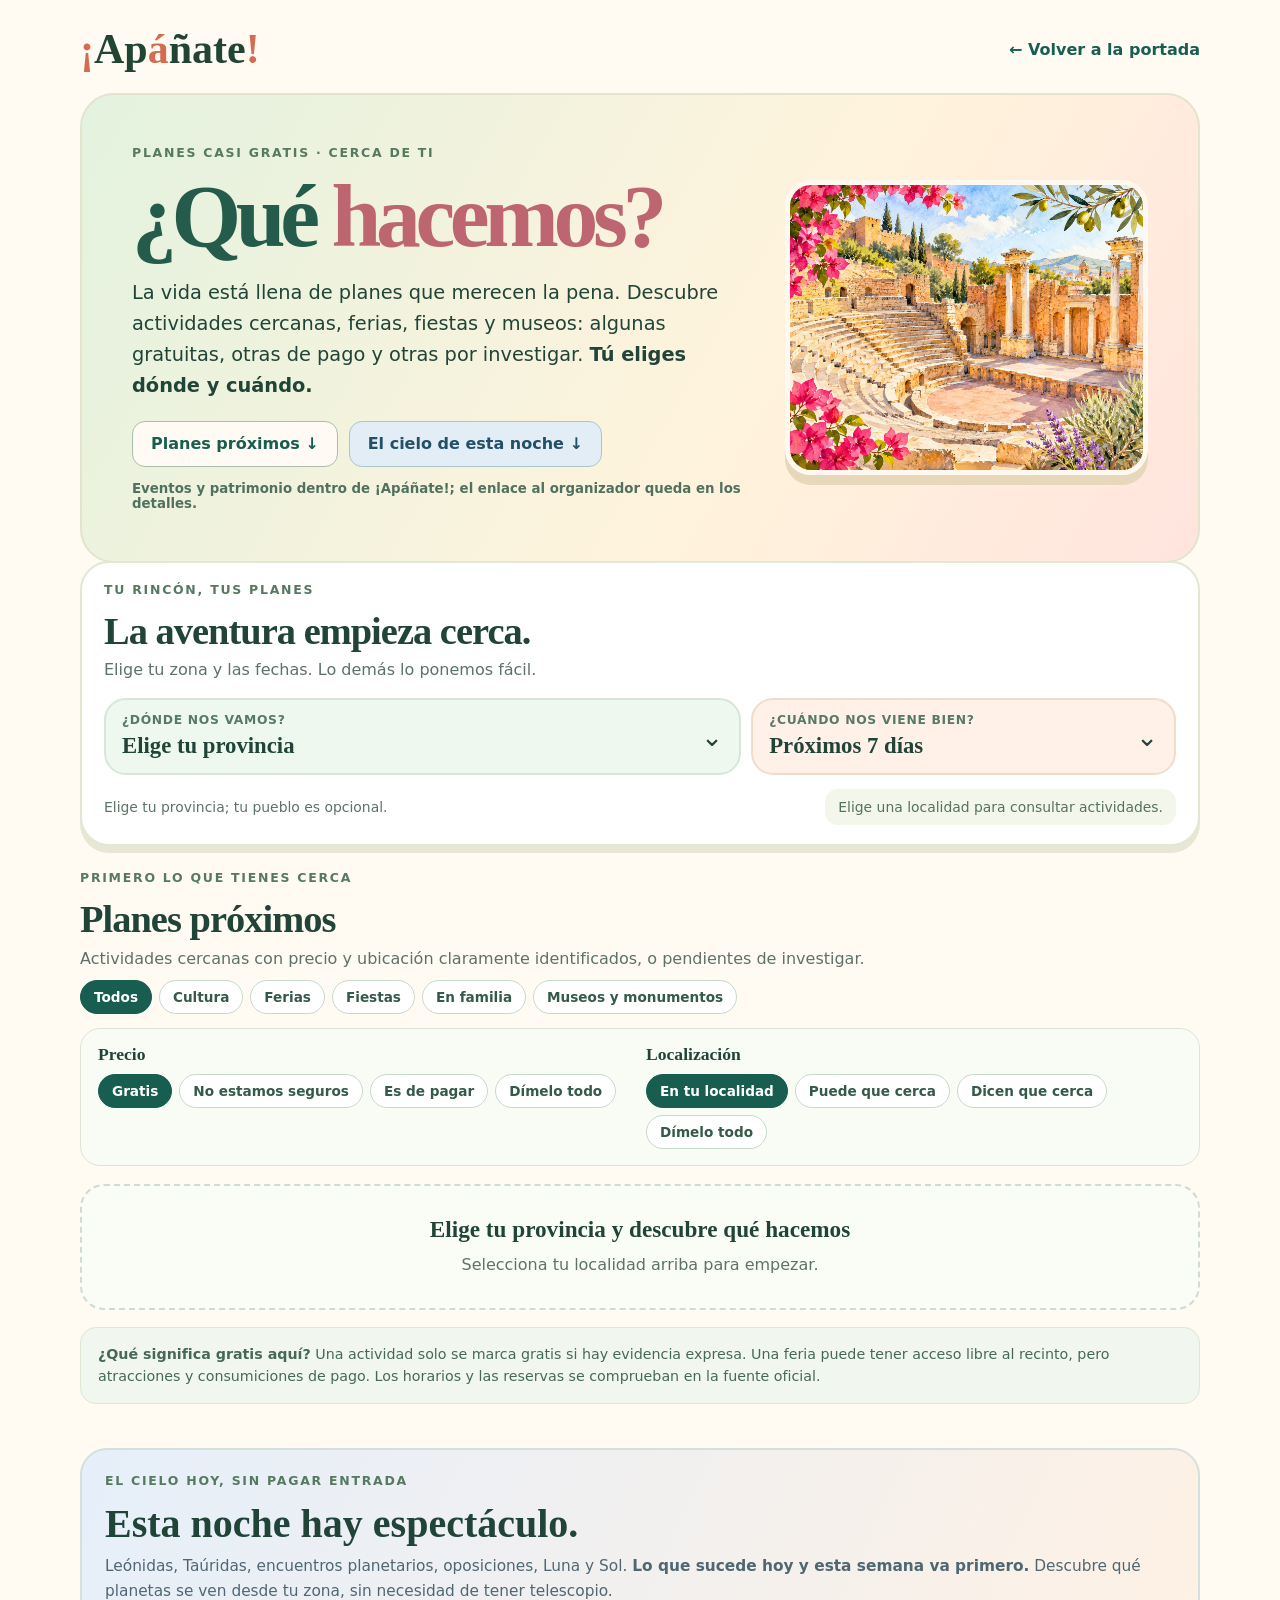
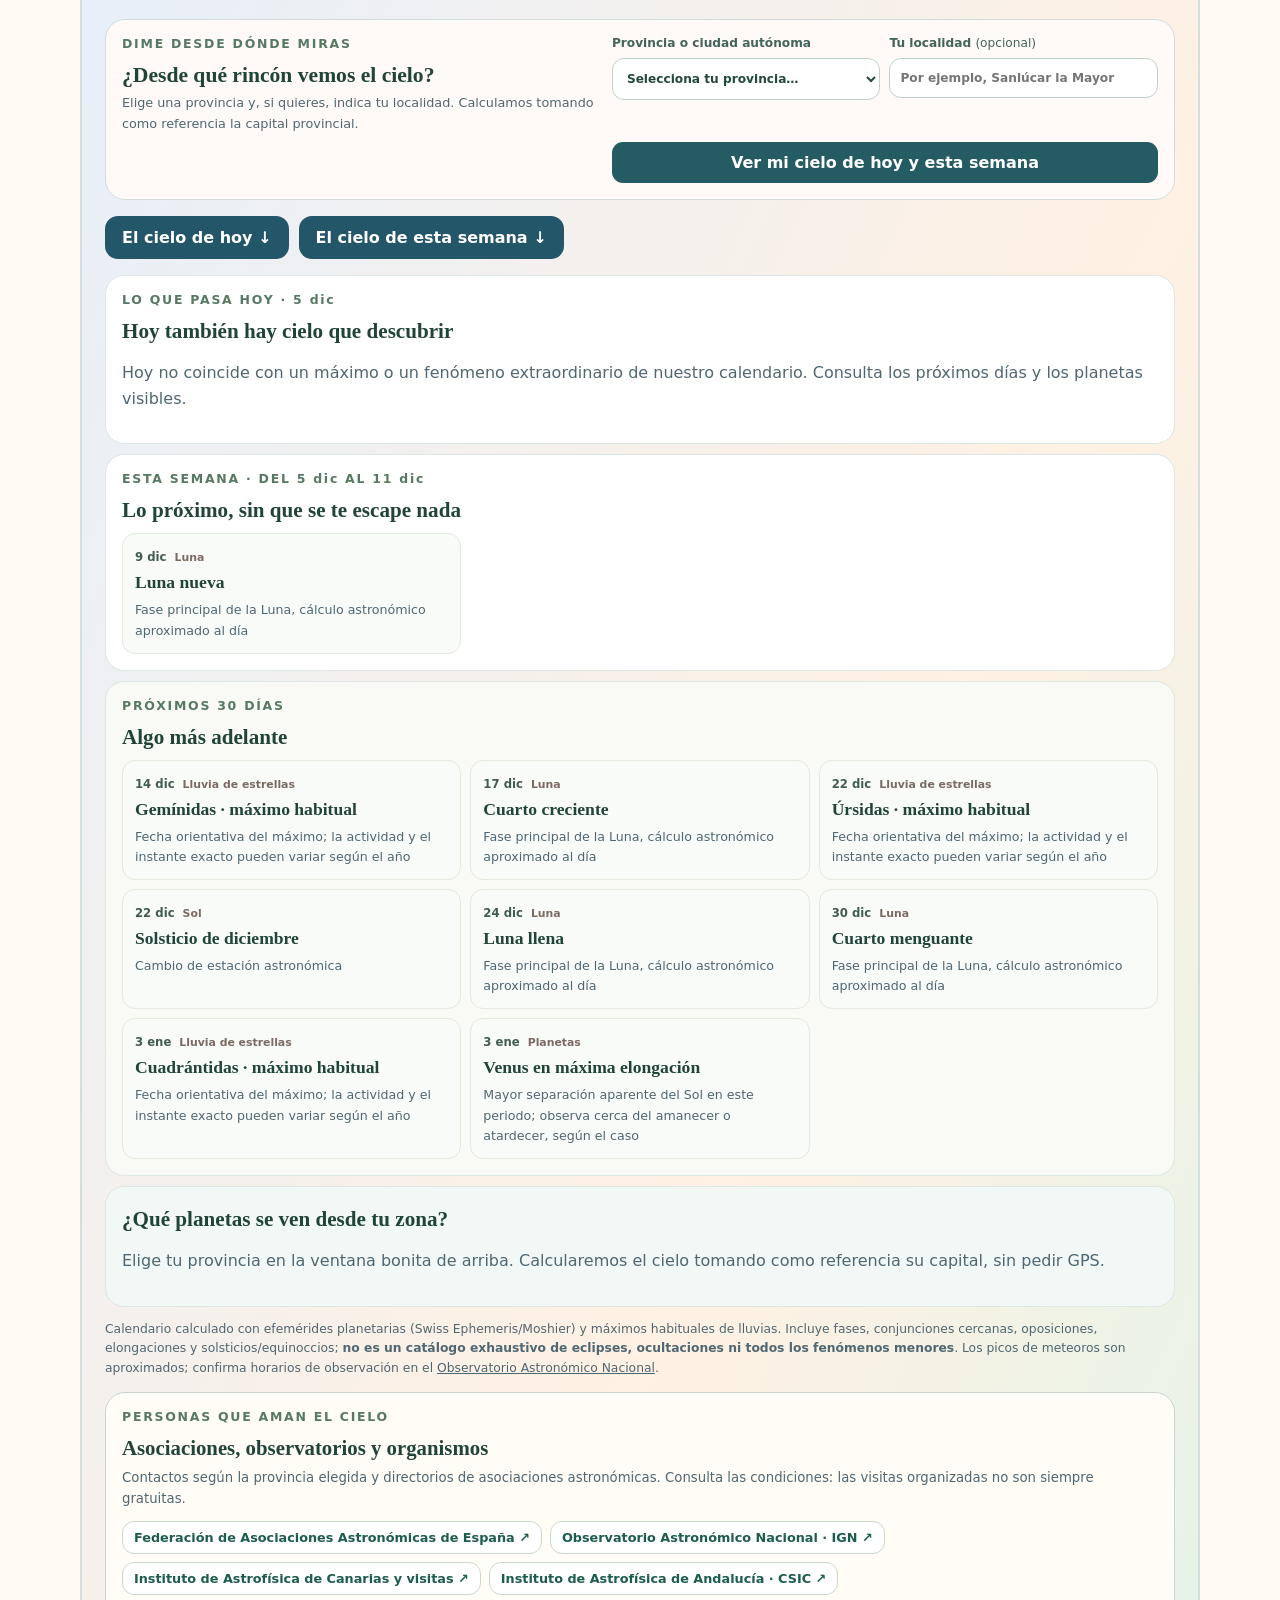
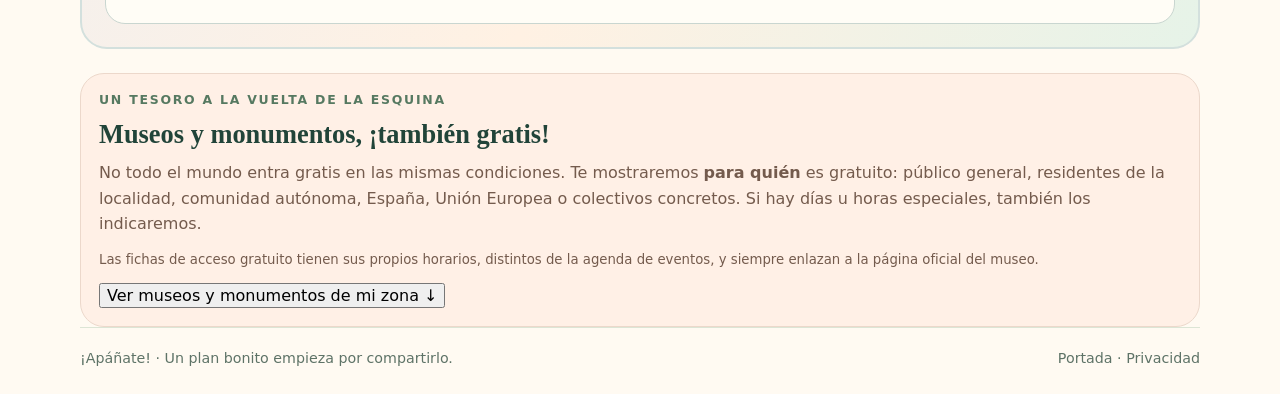
<file: planes-gratis/index.html>
<!doctype html>
<html lang="es"><head><meta charset="utf-8"><meta name="viewport" content="width=device-width, initial-scale=1">
<meta name="theme-color" content="#fffaf2"><meta name="description" content="¿Qué hacemos? Planes casi gratis cerca de ti, ferias, fiestas, cultura, museos y noches bajo las estrellas. Actividades con fuentes oficiales.">
<title>¿Qué hacemos? · Planes casi gratis | ¡Apáñate!</title>
<style>
:root{--ink:#214439;--forest:#175e50;--mint:#d6f3df;--cream:#fffaf2;--rose:#fff0ed;--tangerine:#ffcf87;--line:#dce5d5;--muted:#5d7268;--shadow:0 7px 0 #e8e7d6}*{box-sizing:border-box}html{scroll-behavior:smooth}body{margin:0;color:var(--ink);background:var(--cream);font-family:ui-sans-serif,system-ui,-apple-system,'Segoe UI',sans-serif}button,input,select{font:inherit}button{cursor:pointer}button:disabled{cursor:not-allowed;opacity:.5}a{color:inherit}.wrap{width:min(1120px,calc(100% - 36px));margin:auto}.top{display:flex;align-items:center;justify-content:space-between;gap:20px;padding:25px 0 20px}.brand{font:900 1.85rem Georgia,serif;color:var(--forest);text-decoration:none;letter-spacing:-1.5px}.brand{font:700 clamp(29px,4vw,42px) Georgia,serif;color:#204532;letter-spacing:normal}.brand .coral{color:#d36c50}.top a:not(.brand){font-weight:750;color:var(--forest);text-decoration:none}.top a:focus-visible,.primary:focus-visible,.chip:focus-visible,.event-link:focus-visible,button:focus-visible,input:focus-visible,select:focus-visible{outline:3px solid #db8c42;outline-offset:3px}.hero{position:relative;overflow:hidden;background:linear-gradient(120deg,#e3f2df 0%,#fff3dc 60%,#ffe4de 100%);border:2px solid #e2e4cd;border-radius:34px;padding:clamp(22px,4vw,50px);display:grid;grid-template-columns:1.4fr .83fr;align-items:center;gap:clamp(12px,4vw,42px)}.eyebrow{display:block;font-weight:900;font-size:.78rem;letter-spacing:.14em;color:#567961;margin-bottom:12px}.hero h1{font:900 clamp(3.25rem,7vw,6.2rem)/.98 Georgia,serif;letter-spacing:-.06em;margin:0 0 18px;color:#245b4a}.hero h1 em{color:#bd6671;font-style:normal}.hero p{font-size:clamp(1rem,2vw,1.21rem);line-height:1.6;max-width:600px;margin:0}.hero small{display:block;margin-top:14px;color:#50715f;font-weight:700}.hero figure{margin:0;align-self:stretch;display:flex;align-items:center;justify-content:center}.hero img{display:block;width:100%;height:auto;border-radius:26px;border:5px solid #fff8ef;box-shadow:0 10px 0 #e7d7bb;aspect-ratio:1.23;object-fit:cover}.hero .hero-link{display:inline-flex;margin-top:19px;text-decoration:none;font-weight:900;padding:11px 18px;background:#fffaf3;border:1.5px solid #a9beaa;border-radius:13px;color:var(--forest)}.planner{position:relative;margin:-2px auto 34px;padding:25px;border:2px solid #e1e8d4;border-radius:29px;background:white;box-shadow:var(--shadow)}.planner-head{display:flex;align-items:flex-start;justify-content:space-between;gap:20px;margin-bottom:19px}.planner h2,.area-title h2{font:900 clamp(1.7rem,3vw,2.4rem)/1.15 Georgia,serif;letter-spacing:-.025em;margin:3px 0 7px}.planner-head p,.area-title p{margin:0;color:var(--muted)}.planner-grid{display:grid;grid-template-columns:1.2fr .8fr;gap:13px}.picker{border:2px solid #d6e7d8;background:#eef8ef;border-radius:22px;padding:15px 17px;text-align:left;display:flex;align-items:center;justify-content:space-between;gap:12px;min-height:90px;color:var(--ink)}.picker:nth-child(2){background:#fff0e8;border-color:#f0dbcd}.picker:hover{border-color:#84b7a0}.picker small{display:block;color:#567968;font-weight:800;font-size:.77rem;letter-spacing:.055em;margin-bottom:6px}.picker strong{display:block;font:900 clamp(1.1rem,2vw,1.42rem) Georgia,serif}.picker .arrow{font-size:1.65rem;font-weight:400}.planner-sub{display:flex;flex-wrap:wrap;align-items:center;justify-content:space-between;gap:12px;margin-top:14px}.planner-sub p{font-size:.87rem;color:var(--muted);margin:0}.status{border-radius:13px;background:#f3f6eb;padding:10px 13px;font-size:.87rem;color:#56715e}.content{padding-bottom:25px}.area-title{display:flex;justify-content:space-between;align-items:end;gap:20px;margin:37px 0 16px}.area-title h2{margin:0 0 8px}.chips{display:flex;flex-wrap:wrap;gap:9px;margin:13px 0 18px}.chip{border:1.5px solid #c8d9cd;background:#fff;border-radius:999px;padding:10px 16px;font-weight:850;color:#345a4a}.chip[aria-pressed=true]{background:var(--forest);color:#fff;border-color:var(--forest)}.chip:hover{border-color:#3f8772}.results{display:grid;grid-template-columns:repeat(2,minmax(0,1fr));gap:15px}.event{background:white;border:1.5px solid var(--line);border-radius:23px;overflow:hidden;display:flex;flex-direction:column;min-width:0;box-shadow:0 4px 0 #f0eee4}.event::before{content:"";height:9px;background:linear-gradient(90deg,#b9e8d1,#f9d5b0,#f7b6ae)}.event-body{padding:19px 20px 16px;display:flex;flex-direction:column;flex:1}.event-meta{display:flex;gap:7px;flex-wrap:wrap;align-items:center;margin-bottom:11px}.pill{font-weight:800;font-size:.74rem;border-radius:999px;background:#edf4eb;padding:6px 10px}.pill.free{background:#d5f3dc;color:#256246}.pill.cond{background:#ffebd4;color:#88542c}.event h3{font:900 1.45rem/1.15 Georgia,serif;margin:1px 0 9px}.event p{margin:4px 0;color:#4b675b;line-height:1.5;font-size:.92rem}.event .source{margin-top:10px;font-size:.78rem;color:#667b71}.event-link{display:block;text-align:center;margin-top:auto;background:var(--forest);border:0;color:white;text-decoration:none;padding:12px 16px;border-radius:12px;font-weight:900}.event-link:hover{background:#297663}.event-footer{margin-top:18px}.empty{grid-column:1/-1;border:2px dashed #cfdccf;border-radius:24px;padding:30px;background:#fafdf6;text-align:center}.empty h3{font:900 1.45rem Georgia,serif;margin:0 0 9px}.empty p{max-width:640px;margin:auto;line-height:1.6;color:var(--muted)}.mini{background:#f1f7ee;border:1px solid #dce8d5;border-radius:16px;padding:15px 17px;color:#466955;line-height:1.6;font-size:.89rem;margin-top:17px}.museum-intro{background:#fff0e6;border-radius:24px;border:1.5px solid #ecd8cb;padding:23px;margin-top:36px}.museum-intro h2{font:900 2rem Georgia,serif;margin:0 0 10px}.museum-intro p{line-height:1.6;color:#745b4d;margin:0}.museum-disclaimer{font-size:.83rem;margin-top:12px!important}.astro-wrap{margin:40px 0 30px;padding:25px;background:linear-gradient(135deg,#dceaf5,#f8f1e7);border:1.5px solid #d9dee2;border-radius:27px}.astro-wrap h2{font:900 2rem Georgia,serif;margin:0 0 9px}.astro-wrap p{line-height:1.6;color:#4f6772}.sky-toggle{border:0;background:#24566a;color:white;padding:13px 18px;border-radius:13px;font-weight:900;margin-top:7px}.sky-panel[hidden]{display:none}.sky-panel{padding-top:19px}.sky-picker{display:flex;align-items:end;flex-wrap:wrap;gap:13px;margin:14px 0}.sky-picker label{display:block;font-weight:800;margin-bottom:7px}.sky-picker select{max-width:100%;padding:12px;border-radius:12px;border:1.5px solid #b5c5c6;background:white}.sky-submit{background:#24566a;color:white;border:0;border-radius:12px;padding:13px 17px;font-weight:900}.sky-results[hidden]{display:none}.sky-cards{display:grid;grid-template-columns:repeat(2,1fr);gap:12px}.sky-card,.sky-summary{background:white;border:1px solid #d8e1de;border-radius:16px;padding:16px}.sky-summary h3,.sky-card h4{font-family:Georgia,serif;margin:0 0 9px}.sky-nights{overflow-x:auto}.sky-nights table{border-collapse:collapse;width:100%}.sky-nights td,.sky-nights th{padding:9px;border-bottom:1px solid #dce6e5;text-align:left}.sky-chiprow{display:flex;gap:7px;flex-wrap:wrap}.sky-chip{border-radius:20px;padding:5px 10px;background:#eef6f3}.sky-no-events{padding:13px;border-radius:14px;background:#fff7e2}.foot{border-top:1px solid #dce5d5;padding:22px 0 28px;display:flex;justify-content:space-between;flex-wrap:wrap;gap:15px;color:#5e7367;font-size:.89rem}.foot a{text-decoration:none}.dialog{border:0;border-radius:27px;padding:0;width:min(580px,calc(100vw - 24px));max-height:min(85vh,760px);box-shadow:0 25px 100px #233a3199;color:var(--ink)}.dialog::backdrop{background:rgba(18,48,39,.5);backdrop-filter:blur(3px)}.dialog-inner{padding:25px;background:linear-gradient(165deg,#eaf5e5,#fffaf4 53%)}.dialog h2{font:900 2rem Georgia,serif;letter-spacing:-.03em;margin:0 0 6px}.dialog p{margin:0 0 18px;color:var(--muted)}.dialog-close{float:right;border:1.5px solid #c9d6c9;background:#fff;border-radius:50%;width:39px;height:39px;font-size:1.5rem}.dialog label{display:block;font-weight:850;margin:15px 0 8px}.dialog input,.dialog select{width:100%;padding:14px;border:1.5px solid #bbd0be;background:#fff;border-radius:14px;color:var(--ink)}.dialog .choice-row{display:flex;flex-wrap:wrap;gap:8px;margin:13px 0}.choice{border:1.5px solid #c5d9c8;background:#fff;border-radius:12px;padding:10px 13px;font-weight:750}.choice[aria-pressed=true]{background:#175e50;color:#fff;border-color:#175e50}.primary{display:block;width:100%;border:0;border-radius:14px;background:#175e50;color:white;padding:14px 20px;font-weight:900;margin-top:18px}.dialog-note{font-size:.85rem;margin-top:12px;color:#557264}.two{display:grid;grid-template-columns:1fr 1fr;gap:12px}.sr-only{position:absolute;width:1px;height:1px;overflow:hidden;clip:rect(0,0,0,0)}@media(max-width:760px){.hero{grid-template-columns:1fr}.hero figure{max-width:500px}.planner-grid,.results,.sky-cards{grid-template-columns:1fr}.planner{padding:16px}.hero{border-radius:23px}.two{grid-template-columns:1fr}.top{align-items:start}.area-title{display:block}.dialog-inner{padding:19px}}
.official-note{border:2px solid #bfded0;background:linear-gradient(110deg,#f0faf4,#fff3e8);padding:19px;border-radius:21px;margin:0 0 17px}.official-note p{margin:6px 0 12px;color:#526c5f;line-height:1.5}.official-note a{display:inline-block;text-decoration:none;border-radius:12px;padding:10px 14px;background:#185f50;color:#fff;font-weight:800}.results-separator{grid-column:1/-1;margin:8px 0 0}.results-separator h3{font:900 1.55rem Georgia,serif;margin:0 0 6px}.results-separator p{color:#59736a;margin:0}.astro-contacts{margin-top:22px;padding:20px;background:#fffdf6;border:1.5px solid #c9d6d0;border-radius:20px}.astro-contacts h3{font:900 1.4rem Georgia,serif;margin:0 0 6px}.astro-contacts p{margin:0 0 13px}.astro-links{display:flex;flex-wrap:wrap;gap:9px;margin:12px 0}.astro-links a{border:1.5px solid #c9d6d0;border-radius:12px;padding:10px 13px;text-decoration:none;background:#e5f4ed;color:#1d5d4d;font-weight:800;font-size:.86rem}.astro-links a:hover,.astro-links a:focus-visible{background:#c4ebdb}#official-agenda[hidden]{display:none}#province:invalid{border-color:#dca18a}
/* Versión más compacta: fichas para explorar, no escapar a otros sitios */
.planner{padding:19px 22px;margin-bottom:24px}.planner-grid{gap:10px}.picker{min-height:77px;padding:12px 16px}.area-title{margin:24px 0 12px}.chips{gap:7px;margin:10px 0 14px}.chip{padding:8px 13px;font-size:.85rem}.results{gap:10px}.event{border-radius:17px;box-shadow:0 2px 0 #f0eee4}.event::before{height:5px}.event-body{padding:13px 15px 12px}.event-meta{gap:5px;margin-bottom:7px}.pill{font-size:.67rem;padding:4px 8px}.event h3{font-size:1.18rem;margin-bottom:5px}.event p{font-size:.82rem;margin:3px 0;line-height:1.4}.event-eligibility{font-weight:700;color:#426954}.event-more{margin-top:10px;border-top:1px solid #e3e9df;padding-top:9px}.event-more summary{cursor:pointer;font-size:.85rem;font-weight:900;color:#176452}.event-more[open] summary{margin-bottom:9px}.event-more .event-link{margin-top:10px;padding:9px 11px;font-size:.8rem}.museum-intro{padding:18px;margin-top:24px}.museum-intro h2{font-size:1.65rem}
/* La astronomía ocupa la parte superior y tiene su propia agenda real */
.astro-wrap{margin:19px 0 22px;padding:23px;background:linear-gradient(115deg,#e6effa 0%,#fff1e3 65%,#e6f3e8 100%);border:2px solid #d3e0dd}.astro-wrap h2{font-size:clamp(1.8rem,3.6vw,2.5rem);margin:0 0 6px}.sky-lead{font-size:.96rem;margin:7px 0 14px}.sky-location{background:#fffaf8;border:1.5px solid #d1dddc;border-radius:20px;padding:16px;display:grid;grid-template-columns:1fr 1.15fr;gap:8px 15px;align-items:start;margin:16px 0}.sky-location h3{font:900 1.35rem Georgia,serif;margin:0 0 5px}.sky-location p{font-size:.8rem;margin:0}.sky-location-grid{display:grid;grid-template-columns:1fr 1fr;gap:9px}.sky-location-grid label{display:block;font-size:.76rem;font-weight:900;color:#42645a}.sky-location-grid label span{font-weight:500}.sky-location-grid select,.sky-location-grid input{display:block;width:100%;min-width:0;padding:12px 10px;margin-top:8px;border-radius:12px;border:1.5px solid #bfd1ca;background:#fff;color:#23483e;font-weight:600}.sky-location>.sky-submit{grid-column:2;background:#255c63;padding:11px 16px;border-radius:11px;margin:0}.sky-results{display:block!important}.sky-results h3{font:900 1.32rem Georgia,serif;margin:4px 0 10px}.sky-alert,.sky-next,.sky-local{background:#fff;border-radius:19px;border:1px solid #dce6e4;padding:16px;margin:10px 0}.sky-alert-hot{border:2px solid #df9b72;background:#fff4e7}.sky-event-list{display:grid;grid-template-columns:repeat(3,minmax(0,1fr));gap:9px}.sky-event{background:#f8fbf8;border:1px solid #e2e9dd;border-radius:13px;padding:12px}.sky-event h4{font:900 1.1rem/1.19 Georgia,serif;margin:7px 0}.sky-event p{font-size:.79rem;margin:0}.sky-when{font-size:.73rem;font-weight:900;color:#425d50}.sky-now{background:#e39b65;border-radius:20px;padding:4px 8px;color:#fff}.sky-category{font-size:.68rem;font-weight:700;color:#7c6961;margin-left:8px}.sky-month{background:#f9faf5}.sky-local{background:#f1f8f5}.sky-planet-grid{display:grid;grid-template-columns:repeat(3,minmax(0,1fr));gap:9px;margin:11px 0}.sky-planet{background:#fff;border-radius:12px;border:1px solid #cddfd9;padding:12px}.sky-planet strong{font:900 1.06rem Georgia,serif}.sky-planet p{font-size:.79rem;margin:5px 0}.sky-planet small{color:#527166;font-size:.73rem}.sky-small{font-size:.77rem;color:#58746a;line-height:1.5;margin-top:13px}.sky-chiprow{margin-top:13px}.sky-chip{background:#dceee7;font-size:.78rem}.astro-contacts{padding:16px;margin-top:13px}.astro-contacts h3{font:900 1.3rem Georgia,serif;margin:2px 0 7px}.astro-contacts p{font-size:.83rem;margin:0 0 8px}.astro-links{display:flex;flex-wrap:wrap;gap:8px}.astro-links a{font-size:.8rem;padding:8px 11px;background:#fff;text-decoration:none;border:1px solid #c9d8cd;border-radius:12px;font-weight:700}.astro-links a:hover,.astro-links a:focus-visible{background:#def0e5}
@media(max-width:780px){.sky-location{grid-template-columns:1fr}.sky-location>.sky-submit{grid-column:1}.sky-event-list,.sky-planet-grid{grid-template-columns:repeat(2,minmax(0,1fr))}.hero{padding:22px}.astro-wrap{padding:15px}}
@media(max-width:490px){.sky-location-grid,.sky-event-list,.sky-planet-grid{grid-template-columns:1fr}.event h3{font-size:1.13rem}.sky-event p{font-size:.84rem}}
.pilot-diag{margin-top:15px;border:1px solid #bcd8c2;background:#f5faf4;border-radius:16px;padding:13px}.pilot-diag summary{font-weight:850;cursor:pointer;color:#234e3d}.pilot-diag-help{color:#516c5c;font-size:.83rem}.pilot-diag-table{width:100%;border-collapse:collapse;font-size:.82rem}.pilot-diag-table th,.pilot-diag-table td{padding:9px 7px;text-align:left;border-bottom:1px solid #dce8dc;vertical-align:top}.pilot-diag-table th{font-size:.75rem}.pilot-diag-table td:first-child{font-weight:750}.pilot-diag-fail{color:#a24134}.pilot-diag-ok{color:#26694a}.pilot-diag-scroller{overflow-x:auto}.pilot-diag-table td:last-child{min-width:130px}
.more-plans-wrap{grid-column:1/-1;text-align:center;padding:16px 12px 24px;border:1.5px dashed #b7d7c6;background:#f1faf3;border-radius:19px}.more-plans-wrap p{margin:0 0 12px;color:#526f60;font-weight:700}.more-plans-wrap button{border:0;background:#175e50;color:#fff;padding:13px 22px;font-weight:900;border-radius:14px;box-shadow:0 4px 0 #c6ddca}.more-plans-wrap button:hover{background:#267661}.hero-quicklinks{display:flex;align-items:stretch;flex-wrap:wrap;gap:11px;margin-top:19px}.hero .hero-quicklinks .hero-link{margin-top:0;min-height:46px;align-items:center;justify-content:center;transition:transform .15s ease,background .15s ease}.hero .hero-quicklinks .hero-link:hover{transform:translateY(-2px);background:#e9f4e6}.hero .hero-quicklinks .hero-link-sky{background:#e2edf5;border-color:#abc5cf;color:#234f67}.hero .hero-quicklinks .hero-link-sky:hover{background:#d3e7f2}#agenda,#cielo{scroll-margin-top:20px}@media(max-width:430px){.hero-quicklinks{display:grid;grid-template-columns:1fr}.hero .hero-quicklinks .hero-link{width:100%}}.astro-jump-buttons{display:flex;flex-wrap:wrap;gap:10px;margin:16px 0}.astro-jump-buttons button{padding:12px 17px;border-radius:13px;background:#24566a;color:#fff;border:0;font-weight:850}.astro-jump-buttons button:hover{background:#367488}#astro-hoy,#astro-semana{scroll-margin-top:18px}</style><style id="verification-styles">.verification{background:#f7f9ee;border:1.5px solid #d3e3d0;border-radius:20px;padding:17px 19px;margin:0 0 17px}.verification[hidden]{display:none}.verification-heading{display:flex;justify-content:space-between;gap:14px;align-items:center}.verification-heading h3{font:900 1.45rem Georgia,serif;margin:0 0 5px}.verification-heading p{color:#59736a;font-size:.84rem;margin:0}.verification-total{background:#e3f3e7;border:1px solid #bcdac7;border-radius:15px;padding:9px 14px;text-align:center;min-width:110px}.verification-total strong{font:900 2rem Georgia,serif;display:block}.verification-total span{font-size:.75rem;display:block}.verification-grid{display:grid;grid-template-columns:repeat(4,1fr);gap:9px;margin-top:14px}.verification-cell{background:white;border:1px solid #d9e3d4;padding:11px 9px;border-radius:13px;text-align:center}.verification-cell strong{display:block;font:900 1.6rem Georgia,serif;color:#216d50}.verification-cell:nth-child(2) strong{color:#906538}.verification-cell:nth-child(3) strong{color:#8c7253}.verification-cell:nth-child(4) strong{color:#69716f}.verification-cell span{font-weight:700;font-size:.76rem}.verification-note{font-size:.8rem;color:#587064;line-height:1.5;margin:12px 0 0}@media(max-width:650px){.verification-heading{align-items:flex-start}.verification-grid{grid-template-columns:repeat(2,1fr)}.verification{padding:14px}.verification-total{min-width:95px}}.more-plans-wrap{grid-column:1/-1;text-align:center;padding:16px 12px 24px;border:1.5px dashed #b7d7c6;background:#f1faf3;border-radius:19px}.more-plans-wrap p{margin:0 0 12px;color:#526f60;font-weight:700}.more-plans-wrap button{border:0;background:#175e50;color:#fff;padding:13px 22px;font-weight:900;border-radius:14px;box-shadow:0 4px 0 #c6ddca}.more-plans-wrap button:hover{background:#267661}.filter-matrix{padding:15px 17px 9px;margin:9px 0 18px;border:1.5px solid #dce5d5;background:#f9fcf5;border-radius:20px;display:grid;grid-template-columns:1fr 1fr;gap:12px}.filter-matrix strong{font:900 1.1rem Georgia,serif}.filter-matrix .chips{margin:9px 0 7px}.investigate{background:#fff1dc;border:1px solid #e6be83;color:#714c25;border-radius:12px;padding:10px 12px;margin:10px 0;font-weight:750;font-size:.82rem}.pill.unknown{background:#fff1dc;color:#815522}.pill.paid{background:#fce1de;color:#8c3e39}@media(max-width:700px){.filter-matrix{grid-template-columns:1fr}} </style></head><body>
<header class="top wrap"><a class="brand" href="/" aria-label="¡Apáñate! — Inicio"><span class="coral">¡</span>Ap<span class="coral">á</span>ñate<span class="coral">!</span></a><a href="/">← Volver a la portada</a></header>
<main class="wrap"><section class="hero"><div><span class="eyebrow">PLANES CASI GRATIS · CERCA DE TI</span><h1>¿Qué <em>hacemos?</em></h1><p>La vida está llena de planes que merecen la pena. Descubre actividades cercanas, ferias, fiestas y museos: algunas gratuitas, otras de pago y otras por investigar. <strong>Tú eliges dónde y cuándo.</strong></p><nav class="hero-quicklinks" aria-label="Accesos a los planes y al cielo"><a class="hero-link" href="#agenda">Planes próximos ↓</a><a class="hero-link hero-link-sky" href="#cielo">El cielo de esta noche ↓</a></nav><small>Eventos y patrimonio dentro de ¡Apáñate!; el enlace al organizador queda en los detalles.</small></div><figure><img src="/planes-gratis/img/teatro-romano.png" width="1368" height="1024" alt="Ilustración de un teatro romano mediterráneo entre flores"></figure></section>
<section class="planner" id="agenda" aria-label="Selecciona localidad y fechas"><div class="planner-head"><div><span class="eyebrow">TU RINCÓN, TUS PLANES</span><h2>La aventura empieza cerca.</h2><p>Elige tu zona y las fechas. Lo demás lo ponemos fácil.</p></div></div><div class="planner-grid"><button class="picker" id="open-place" type="button" aria-haspopup="dialog"><span><small>¿DÓNDE NOS VAMOS?</small><strong id="place-label">Elige tu localidad</strong></span><span class="arrow" aria-hidden="true">⌄</span></button><button class="picker" id="open-dates" type="button" aria-haspopup="dialog"><span><small>¿CUÁNDO NOS VIENE BIEN?</small><strong id="dates-label">Próximos 7 días</strong></span><span class="arrow" aria-hidden="true">⌄</span></button></div><div class="planner-sub"><p id="place-context">Busca por provincia, sin dar tu ubicación.</p><span class="status" id="source-status" role="status" aria-live="polite">Elige una localidad para consultar actividades.</span></div></section>
<section class="content" aria-labelledby="near-title"><div class="area-title"><div><span class="eyebrow">PRIMERO LO QUE TIENES CERCA</span><h2 id="near-title">Planes próximos</h2><p id="near-subtitle">Actividades cercanas con precio y ubicación claramente identificados, o pendientes de investigar.</p></div></div><section id="verification" class="verification" aria-labelledby="verification-title" hidden><div class="verification-heading"><div><span class="eyebrow">DATOS REALES · FUENTES CONSULTADAS</span><h3 id="verification-title">¿Qué hemos encontrado?</h3><p id="verification-context">Actividades fechadas, atribuidas a fuentes consultadas y clasificadas según los datos disponibles.</p></div><div class="verification-total"><strong id="stat-total">0</strong><span>Actividades identificadas</span></div></div><div class="verification-grid" role="group" aria-label="Clasificación de gratuidad"><div class="verification-cell"><strong id="stat-gratis">0</strong><span>Gratis confirmadas</span></div><div class="verification-cell"><strong id="stat-condicional">0</strong><span>Gratis con condiciones</span></div><div class="verification-cell"><strong id="stat-pendiente">0</strong><span>Pendientes de comprobar</span></div><div class="verification-cell"><strong id="stat-pago">0</strong><span>De pago</span></div></div><p class="verification-note" id="verification-note">Puedes mostrar actividades gratuitas, de pago o de precio desconocido mediante los filtros. Los museos permanentes se muestran aparte.</p><details id="madrid-diagnostic" class="pilot-diag" hidden><summary>Ver diagnóstico de las fuentes del piloto</summary><p class="pilot-diag-help">Este panel explica qué recibió realmente cada fuente y por qué se descartaron registros. Los fallos no significan que no haya actividades.</p><div id="madrid-diag-content"></div></details></section><div class="chips" id="filters" role="group" aria-label="Filtrar los planes"><button class="chip" data-type="todos" aria-pressed="true">Todos</button><button class="chip" data-type="cultura" aria-pressed="false">Cultura</button><button class="chip" data-type="ferias" aria-pressed="false">Ferias</button><button class="chip" data-type="fiestas" aria-pressed="false">Fiestas</button><button class="chip" data-type="familia" aria-pressed="false">En familia</button><button class="chip" data-type="museos" aria-pressed="false">Museos y monumentos</button></div><div class="filter-matrix" aria-label="Filtros de precio y localización"><div><strong>Precio</strong><div class="chips" id="price-filters" role="group" aria-label="Precio"><button class="chip" data-price="gratis" aria-pressed="true">Gratis</button><button class="chip" data-price="dudoso" aria-pressed="false">No estamos seguros</button><button class="chip" data-price="pago" aria-pressed="false">Es de pagar</button><button class="chip" data-price="todos" aria-pressed="false">Dímelo todo</button></div></div><div><strong>Localización</strong><div class="chips" id="location-filters" role="group" aria-label="Localización"><button class="chip" data-location="localidad" aria-pressed="true">En tu localidad</button><button class="chip" data-location="cerca" aria-pressed="false">Puede que cerca</button><button class="chip" data-location="indeterminada" aria-pressed="false">Dicen que cerca</button><button class="chip" data-location="todos" aria-pressed="false">Dímelo todo</button></div></div></div><div class="results" id="events" aria-live="polite"><div class="empty"><h3>¿Por dónde empezamos?</h3><p>Escoge tu localidad arriba: te mostraremos actividades con fecha y fuente, y te indicaremos cuándo falta comprobar el precio o la ubicación. Si una fuente no cubre tu zona, te lo diremos sin redirigirte a un buscador.</p></div></div><div class="mini"><strong>¿Qué significa gratis aquí?</strong> Una actividad solo se marca gratis si hay evidencia expresa. Una feria puede tener acceso libre al recinto, pero atracciones y consumiciones de pago. Los horarios y las reservas se comprueban en la fuente oficial.</div></section>
<section class="astro-wrap" id="cielo" aria-labelledby="cielo-title"><span class="eyebrow">EL CIELO HOY, SIN PAGAR ENTRADA</span><h2 id="cielo-title">Esta noche hay espectáculo.</h2><p class="sky-lead">Leónidas, Taúridas, encuentros planetarios, oposiciones, Luna y Sol. <strong>Lo que sucede hoy y esta semana va primero.</strong> Descubre qué planetas se ven desde tu zona, sin necesidad de tener telescopio.</p>
<div class="sky-location"><div><span class="eyebrow">DIME DESDE DÓNDE MIRAS</span><h3>¿Desde qué rincón vemos el cielo?</h3><p>Elige una provincia y, si quieres, indica tu localidad. Calculamos tomando como referencia la capital provincial.</p></div><div class="sky-location-grid"><label>Provincia o ciudad autónoma<select id="astro-provincia"><option value="">Selecciona tu provincia…</option></select></label><label>Tu localidad <span>(opcional)</span><input id="astro-municipio" placeholder="Por ejemplo, Sanlúcar la Mayor" maxlength="80"></label></div><button class="sky-submit" id="astro-consultar" type="button">Ver mi cielo de hoy y esta semana</button></div>
<nav class="astro-jump-buttons" aria-label="El cielo de hoy y de la semana"><button type="button" data-astro-jump="astro-hoy">El cielo de hoy ↓</button><button type="button" data-astro-jump="astro-semana">El cielo de esta semana ↓</button></nav><div id="astro-resultados" class="sky-results" aria-live="polite"></div>
<section class="astro-contacts" aria-labelledby="astro-contacts-title"><span class="eyebrow">PERSONAS QUE AMAN EL CIELO</span><h3 id="astro-contacts-title">Asociaciones, observatorios y organismos</h3><p>Contactos según la provincia elegida y directorios de asociaciones astronómicas. Consulta las condiciones: las visitas organizadas no son siempre gratuitas.</p><div id="astro-local-contacts" class="astro-links"></div></section></section>

<section class="museum-intro" aria-labelledby="museum-title"><span class="eyebrow">UN TESORO A LA VUELTA DE LA ESQUINA</span><h2 id="museum-title">Museos y monumentos, ¡también gratis!</h2><p>No todo el mundo entra gratis en las mismas condiciones. Te mostraremos <strong>para quién</strong> es gratuito: público general, residentes de la localidad, comunidad autónoma, España, Unión Europea o colectivos concretos. Si hay días u horas especiales, también los indicaremos.</p><p class="museum-disclaimer">Las fichas de acceso gratuito tienen sus propios horarios, distintos de la agenda de eventos, y siempre enlazan a la página oficial del museo.</p><button type="button" class="hero-link" id="show-museums" style="cursor:pointer;margin-top:13px">Ver museos y monumentos de mi zona ↓</button></section>

</main><footer class="wrap foot"><span>¡Apáñate! · Un plan bonito empieza por compartirlo.</span><span><a href="/">Portada</a> · <a href="/privacidad.html">Privacidad</a></span></footer>
<dialog class="dialog" id="place-dialog" aria-labelledby="place-title"><form method="dialog" class="dialog-inner" id="place-form"><button class="dialog-close" value="cancel" aria-label="Cerrar">×</button><span class="eyebrow">ELIGE TU RINCÓN</span><h2 id="place-title">¿Dónde quedamos?</h2><p>Elige una provincia. Si solo eliges provincia, mostraremos las localizaciones conocidas de toda la provincia y las pendientes de confirmar.</p><label for="municipio">Tu localidad</label><input id="municipio" maxlength="80" placeholder="Por ejemplo, Sevilla o Sanlúcar la Mayor" autocomplete="address-level2"><div class="dialog-note">Accesos rápidos a algunas capitales:</div><div class="choice-row" id="quick-places"><button type="button" class="choice" data-city="Madrid">Madrid</button><button type="button" class="choice" data-city="Valladolid">Valladolid</button><button type="button" class="choice" data-city="Salamanca">Salamanca</button><button type="button" class="choice" data-city="León">León</button><button type="button" class="choice" data-city="Burgos">Burgos</button></div><label for="province">Provincia o ciudad autónoma</label><select id="province" required><option value="">Selecciona tu provincia…</option></select><p class="dialog-note">La localidad se recuerda solo en este navegador. Si no tenemos datos automáticos para tu provincia, te indicaremos una agenda oficial regional. Nunca inventaremos actividades.</p><button class="primary" id="confirm-place" value="save">Ver los planes de mi zona</button></form></dialog>
<dialog class="dialog" id="date-dialog" aria-labelledby="date-title"><form method="dialog" class="dialog-inner" id="dates-form"><button class="dialog-close" value="cancel" aria-label="Cerrar">×</button><span class="eyebrow">HAY TIEMPO PARA DISFRUTAR</span><h2 id="date-title">¿Cuándo quedamos?</h2><p>Elige el periodo para los planes con fecha.</p><div class="choice-row" id="date-choices"><button type="button" class="choice" data-range="hoy" aria-pressed="false">Hoy</button><button type="button" class="choice" data-range="finde" aria-pressed="false">Este fin de semana</button><button type="button" class="choice" data-range="semana" aria-pressed="true">Próximos 7 días</button><button type="button" class="choice" data-range="mes" aria-pressed="false">Próximos 30 días</button><button type="button" class="choice" data-range="fechas" aria-pressed="false">Elegir fechas</button></div><div class="two" id="custom-dates" hidden><div><label for="from-date">Desde</label><input type="date" id="from-date"></div><div><label for="to-date">Hasta</label><input type="date" id="to-date"></div></div><p class="dialog-note">Los museos con horarios gratuitos permanentes se consultan aparte; los filtros de fecha no los convierten en eventos.</p><button class="primary" value="save" id="save-dates">Aplicar fechas</button></form></dialog>
<script defer src="/planes-gratis/efemerides.js"></script><script>
(()=>{'use strict';const $=id=>document.getElementById(id);const provinces='A Coruña|Álava|Albacete|Alicante|Almería|Asturias|Ávila|Badajoz|Barcelona|Bizkaia|Burgos|Cáceres|Cádiz|Cantabria|Castellón|Ceuta|Ciudad Real|Córdoba|Cuenca|Gipuzkoa|Girona|Granada|Guadalajara|Huelva|Huesca|Illes Balears|Jaén|La Rioja|Las Palmas|León|Lleida|Lugo|Madrid|Málaga|Melilla|Murcia|Navarra|Ourense|Palencia|Pontevedra|Salamanca|Santa Cruz de Tenerife|Segovia|Sevilla|Soria|Tarragona|Teruel|Toledo|Valencia|Valladolid|Zamora|Zaragoza'.split('|');provinces.forEach(p=>{const o=document.createElement('option');o.value=o.textContent=p;$('province').append(o)});const norm=s=>(s||'').normalize('NFD').replace(/[\u0300-\u036f]/g,'').toLowerCase().trim();const esc=s=>String(s??'').replace(/[&<>"']/g,c=>({'&':'&amp;','<':'&lt;','>':'&gt;','"':'&quot;',"'":'&#39;'}[c]));let state={city:'',province:'',range:'semana',start:'',end:'',type:'todos',price:'gratis',location:'localidad',museumMode:false};try{const v=JSON.parse(localStorage.getItem('apanate-planes-preferencia-v2')||'{}');if(v&&typeof v.city==='string'){state.city=v.city.slice(0,80);state.province=typeof v.province==='string'?v.province:'';}}catch(_){}function save(){try{localStorage.setItem('apanate-planes-preferencia-v2',JSON.stringify({city:state.city,province:state.province}));}catch(_){}}function iso(d){return [d.getFullYear(),String(d.getMonth()+1).padStart(2,'0'),String(d.getDate()).padStart(2,'0')].join('-')}function dateRange(){let d=new Date(),begin=new Date(d.getFullYear(),d.getMonth(),d.getDate()),end=new Date(begin);if(state.range==='hoy'){}else if(state.range==='finde'){let delta=(6-begin.getDay()+7)%7;begin.setDate(begin.getDate()+delta);end=new Date(begin);end.setDate(end.getDate()+1)}else if(state.range==='mes'){end.setDate(end.getDate()+29)}else if(state.range==='fechas'&&state.start&&state.end){return {from:state.start,to:state.end}}else{end.setDate(end.getDate()+6)}return {from:iso(begin),to:iso(end)}}function setLabels(){$('place-label').textContent=state.province?(state.city?state.city+' · '+state.province:state.province):'Elige tu provincia';const labels={hoy:'Hoy',finde:'Este fin de semana',semana:'Próximos 7 días',mes:'Próximos 30 días',fechas:'Fechas elegidas'};$('dates-label').textContent=labels[state.range]||labels.semana;$('place-context').textContent=state.province?'Buscamos actividades en la provincia de '+state.province+'.'+(state.city?' Damos prioridad a '+state.city+' cuando hay resultados.':''):'Elige tu provincia; tu pueblo es opcional.'}const placeDialog=$('place-dialog'),dateDialog=$('date-dialog');$('open-place').onclick=()=>{ $('municipio').value=state.city;$('province').value=state.province;placeDialog.showModal();};$('open-dates').onclick=()=>{setDateChoices();dateDialog.showModal()};$('quick-places').onclick=e=>{let b=e.target.closest('[data-city]');if(b){$('municipio').value=b.dataset.city;const p=b.dataset.city==='Madrid'?'Madrid':b.dataset.city==='Valladolid'?'Valladolid':b.dataset.city==='Salamanca'?'Salamanca':b.dataset.city==='Burgos'?'Burgos':'León';$('province').value=p;}};$('place-form').addEventListener('submit',e=>{if(e.submitter?.value==='cancel')return;const c=$('municipio').value.trim();if(!$('province').value){e.preventDefault();$('province').focus();return}state.city=c;state.province=$('province').value;if(!c&&state.location==='localidad'){state.location='todos';$('location-filters').querySelectorAll('[data-location]').forEach(x=>x.setAttribute('aria-pressed',String(x.dataset.location==='todos')));}state.museumMode=false;save();setLabels();load();});$('date-choices').onclick=e=>{let b=e.target.closest('[data-range]');if(!b)return;state.range=b.dataset.range;setDateChoices()};function setDateChoices(){document.querySelectorAll('[data-range]').forEach(b=>b.setAttribute('aria-pressed',String(b.dataset.range===state.range)));$('custom-dates').hidden=state.range!=='fechas';let r=dateRange();$('from-date').value=state.start||r.from;$('to-date').value=state.end||r.to;}$('dates-form').addEventListener('submit',e=>{if(e.submitter?.value==='cancel')return;if(state.range==='fechas'){let a=$('from-date').value,b=$('to-date').value;if(!a||!b||b<a){e.preventDefault();alert('Elige dos fechas válidas, en orden.');return}state.start=a;state.end=b}else{state.start='';state.end=''}state.museumMode=false;setLabels();load()});$('filters').onclick=e=>{let b=e.target.closest('[data-type]');if(!b)return;state.type=b.dataset.type;state.museumMode=state.type==='museos';document.querySelectorAll('[data-type]').forEach(x=>x.setAttribute('aria-pressed',String(x===b)));if(state.type!=='museos')load();else render();};for(const [id,attribute,key] of [['price-filters','price','price'],['location-filters','location','location']]){$(id).addEventListener('click',e=>{const button=e.target.closest('[data-'+attribute+']');if(!button)return;state[key]=button.dataset[attribute];$(id).querySelectorAll('.chip').forEach(x=>x.setAttribute('aria-pressed',String(x===button)));render();});}$('show-museums').onclick=()=>{if(!state.province){$('municipio').value='';placeDialog.showModal();return;}state.type='museos';state.museumMode=true;document.querySelectorAll('[data-type]').forEach(b=>b.setAttribute('aria-pressed',String(b.dataset.type==='museos')));render();$('near-title').scrollIntoView({behavior:'smooth'});};// Todas las etiquetas visibles de la ficha son también categorías filtrables.
function eventCategories(e){
 const raw=[...(Array.isArray(e.kinds)?e.kinds:[]),e.kind];
 return [...new Set(raw.filter(Boolean).map(x=>{
  const n=norm(String(x));
  return n==='en familia'||n==='familiar'||n==='infantil'?'familia':n;
 }))];
}
function matchesCategory(e,type){return type==='todos'||eventCategories(e).includes(type);}
function museumMatch(e){return norm(e.province)===norm(state.province)}function cityMatch(e){return norm(e.province)===norm(state.province)}function locationClass(e){if(!e.city)return 'indeterminada';return state.city&&norm(e.city)===norm(state.city)?'localidad':'cerca'}function priceClass(e){return e.status==='pago'?'pago':e.status==='pendiente'||e.freeType==='pendiente'?'dudoso':'gratis'}function visibleByRules(e){return (state.price==='todos'||priceClass(e)===state.price)&&(state.location==='todos'||locationClass(e)===state.location)}let events=[],offline=false,loading=false,verificationStats=null,verificationPartial=false,pilotDiagnostics=null,pageTotal=0,pageOffset=0,pageHasMore=false,pageBusy=false,duplicateReport=null;const museums=[{title:'Museo de Bellas Artes de Asturias',city:'Oviedo',province:'Asturias',kind:'museos',eligibility:'Todo el público',note:'Entrada gratuita según las tarifas del propio museo; consulta los horarios y posibles cierres.',url:'https://www.museobbaa.com/visita/horarios-y-precios/',source:'Museo de Bellas Artes de Asturias'},{title:'Museo Arqueológico de Asturias',city:'Oviedo',province:'Asturias',kind:'museos',eligibility:'Todo el público',note:'Entrada gratuita según el Gobierno del Principado; revisa horarios y cierres.',url:'https://museoarqueologico.asturias.es/visitanos',source:'Gobierno del Principado de Asturias'},{title:'Museo del Ferrocarril de Asturias',city:'Gijón',province:'Asturias',kind:'museos',eligibility:'Todo el público',note:'Entrada gratuita anunciada por el Ayuntamiento de Gijón; comprueba los horarios.',url:'https://www.gijon.es/es/directorio/museo-del-ferrocarril-de-asturias',source:'Ayuntamiento de Gijón'},{title:'Muséu del Pueblu d’Asturies',city:'Gijón',province:'Asturias',kind:'museos',eligibility:'Todo el público',note:'Entrada gratuita anunciada por el Ayuntamiento de Gijón; consulta los horarios.',url:'https://cabuenes.gijon.es/es/directorio/museu-del-pueblu-dasturies',source:'Ayuntamiento de Gijón'},{title:'Museo Casa Natal de Jovellanos',city:'Gijón',province:'Asturias',kind:'museos',eligibility:'Todo el público',note:'Entrada gratuita anunciada por el Ayuntamiento de Gijón; consulta los horarios.',url:'https://www.gijon.es/es/directorio/museo-casa-natal-de-jovellanos',source:'Ayuntamiento de Gijón'},{title:'Conjunto Arqueológico de Itálica',city:'Santiponce',province:'Sevilla',kind:'museos',eligibility:'Personas procedentes de países de la UE, con acreditación',note:'Visita gratuita para personas de la Unión Europea. Consulta horarios, cierres y condiciones de acceso; otras nacionalidades pueden pagar entrada.',url:'https://www.juntadeandalucia.es/organismos/culturapatrimoniohistoricoydeporte/areas/cultura/museos-arte/directorio-museos/detalle/2588.html',source:'Junta de Andalucía'},{title:'Museo de Bellas Artes de Sevilla',city:'Sevilla',province:'Sevilla',kind:'museos',eligibility:'Personas procedentes de países de la UE, con acreditación',note:'Entrada gratuita para visitantes de la UE según las normas de museos de la Junta; consulta el horario y posibles excepciones.',url:'https://www.juntadeandalucia.es/cultura/agendaculturaldeandalucia/espacios/museo-de-bellas-artes-de-sevilla',source:'Junta de Andalucía'},{title:'Museo de Málaga',city:'Málaga',province:'Málaga',kind:'museos',eligibility:'Personas procedentes de países de la UE, con acreditación',note:'Acceso gratuito para visitantes de la UE según las normas generales de museos autonómicos; comprueba horarios y cierres.',url:'https://www.juntadeandalucia.es/organismos/culturapatrimoniohistoricoydeporte/areas/cultura/museos-arte/directorio-museos/detalle/2647.html',source:'Junta de Andalucía'},{title:'Museo Jorge Rando',city:'Málaga',province:'Málaga',kind:'museos',eligibility:'Todo el público',note:'El museo anuncia entrada gratuita para el público. Consulta horarios y disponibilidad de actividades.',url:'https://www.juntadeandalucia.es/cultura/agendaculturaldeandalucia/espacios/museo-jorge-rando',source:'Agenda Cultural de Andalucía'},{title:'Museo Nacional de Antropología',city:'Madrid',province:'Madrid',kind:'museos',eligibility:'Todo el público',note:'Sábados por la tarde y domingos: entrada gratuita para todas las nacionalidades. Consulta cierres y otros colectivos.',url:'https://www.cultura.gob.es/mnantropologia/visita/horario-tarifas.html',source:'Ministerio de Cultura'},{title:'Museo Nacional de Escultura',city:'Valladolid',province:'Valladolid',kind:'museos',eligibility:'Todo el público',note:'Sábados por la tarde y domingos: entrada gratuita. Consulta los horarios especiales.',url:'https://www.cultura.gob.es/mnescultura/visitanos/horarios-precios.html',source:'Ministerio de Cultura'},{title:'Museo Nacional de Cerámica y Artes Suntuarias',city:'Valencia',province:'Valencia',kind:'museos',eligibility:'Todo el público',note:'Sábados desde las 16 h y domingos: entrada gratuita. Consulta cierres y horarios.',url:'https://www.cultura.gob.es/mnceramica/visita-museo.html',source:'Ministerio de Cultura'},{title:'Museo Nacional de Arte Romano',city:'Mérida',province:'Badajoz',kind:'museos',eligibility:'Todo el público',note:'Sábados por la tarde: entrada gratuita. También existen otros supuestos de gratuidad.',url:'https://www.cultura.gob.es/mnromano/es/informacion/horarios-tarifas.html',source:'Ministerio de Cultura'},{title:'Museo de Altamira',city:'Santillana del Mar',province:'Cantabria',kind:'museos',eligibility:'Todo el público',note:'Sábados desde las 14 h y domingos: entrada gratuita. El acceso a la cueva original tiene restricciones especiales.',url:'https://www.cultura.gob.es/mnaltamira/visita/tarifas.html',source:'Ministerio de Cultura'},{title:'Museo del Prado',city:'Madrid',province:'Madrid',kind:'museos',eligibility:'Todo el público, en horario específico',note:'Últimas dos horas de apertura: acceso gratuito a la colección; consulta las condiciones de las exposiciones y taquilla.',url:'https://entradas.museodelprado.es/',source:'Museo Nacional del Prado'},{"title":"Centro Andaluz de Arte Contemporáneo (CAAC)","city":"Sevilla","province":"Sevilla","kind":"museos","eligibility":"Todo el público, martes a viernes 18:00–20:00 y sábados 10:00–20:00","note":"También entrada gratuita para colectivos acreditados. Fuera de esas franjas puede haber tarifa.","url":"https://www.caac.es/horarios/","source":"Centro Andaluz de Arte Contemporáneo"},{"title":"Museo de Artes y Costumbres Populares","city":"Sevilla","province":"Sevilla","kind":"museos","eligibility":"Ciudadanos de la Unión Europea acreditados","note":"Para otras nacionalidades puede aplicarse tarifa. Consulta horarios y posibles cierres.","url":"https://www.museosdeandalucia.es/web/museodeartesycostumbrespopularesdesevilla/informacion-general","source":"Junta de Andalucía"},{"title":"Archivo General de Indias","city":"Sevilla","province":"Sevilla","kind":"museos","eligibility":"Todo el público","note":"Acceso libre y gratuito a la zona monumental y exposiciones de martes a domingo, sujeto a horarios y cierres.","url":"https://www.cultura.gob.es/cultura/areas/archivos/mc/archivos/agi/visitas.html","source":"Ministerio de Cultura"},{"title":"Espacio Santa Clara","city":"Sevilla","province":"Sevilla","kind":"museos","eligibility":"Todo el público","note":"El Ayuntamiento indica entrada libre. Los horarios de exposiciones concretas pueden variar.","url":"https://www.sevilla.org/ciudad-de-sevilla/museos-patrimonio-monumental-y-cultural/conoce-el-patrimonio-municipal-de-sevilla","source":"Ayuntamiento de Sevilla"},{"title":"Antiquarium de Sevilla","city":"Sevilla","province":"Sevilla","kind":"museos","eligibility":"Nacidos o empadronados en Sevilla; menores de 16; personas con discapacidad acreditada y acompañante","note":"Entrada general de pago para otros visitantes. Acreditación necesaria para gratuidad.","url":"https://www.sevilla.org/ciudad-de-sevilla/museos-patrimonio-monumental-y-cultural/conoce-el-patrimonio-municipal-de-sevilla","source":"Ayuntamiento de Sevilla"},{"title":"Centro Cerámica Triana","city":"Sevilla","province":"Sevilla","kind":"museos","eligibility":"Nacidos o residentes en Sevilla capital; menores de 16; personas con discapacidad y acompañante","note":"También gratuito con entrada general del Alcázar según condiciones municipales.","url":"https://www.sevilla.org/ciudad-de-sevilla/museos-patrimonio-monumental-y-cultural/conoce-el-patrimonio-municipal-de-sevilla","source":"Ayuntamiento de Sevilla"},{"title":"Casa Fabiola · Colección Mariano Bellver","city":"Sevilla","province":"Sevilla","kind":"museos","eligibility":"Nacidos o empadronados en Sevilla y público general domingos 15:00–19:00","note":"Para el resto del público fuera de la franja gratuita se aplica la tarifa vigente.","url":"https://icas.sevilla.org/espacios/fabiola/informacion-general","source":"ICAS · Ayuntamiento de Sevilla"},{"title":"Real Alcázar de Sevilla","city":"Sevilla","province":"Sevilla","kind":"museos","eligibility":"Nacidos o empadronados en Sevilla; también horario gratuito los lunes con reserva","note":"Reserva y cupo pueden ser obligatorios. Las condiciones y horarios cambian según temporada.","url":"https://www.sevilla.org/ciudad-de-sevilla/museos-patrimonio-monumental-y-cultural/conoce-el-patrimonio-municipal-de-sevilla","source":"Ayuntamiento de Sevilla"},{"title": "Museo Histórico Militar de Sevilla", "city": "Sevilla", "province": "Sevilla", "kind": "museos", "eligibility": "Todo el público", "note": "Entrada gratuita al museo militar en Plaza de España. Consulta horarios de apertura y cierres.", "url": "https://patrimoniocultural.defensa.gob.es/es/centros/museo-sevilla/portada", "source": "Ministerio de Defensa"},{"title": "Museo de la Autonomía de Andalucía", "city": "Coria del Río", "province": "Sevilla", "kind": "museos", "eligibility": "Todo el público; reserva previa para visitas a determinados espacios", "note": "La visita es gratuita. Para la exposición permanente y Casa de Blas Infante puede requerirse reserva.", "url": "https://www.museodelaautonomia.es/informacion-visitas", "source": "Museo de la Autonomía de Andalucía"},{"title": "Museo de Historia de Madrid", "city": "Madrid", "province": "Madrid", "kind": "museos", "eligibility": "Todo el público", "note": "Museo municipal de entrada gratuita. Comprueba horarios y cierres temporales.", "url": "https://www.madrid.es/portales/munimadrid/es/Inicio/Cultura-ocio-y-deporte/Cultura-y-ocio/Museo-de-Historia-de-Madrid/", "source": "Ayuntamiento de Madrid"},{"title": "Museo de América", "city": "Madrid", "province": "Madrid", "kind": "museos", "eligibility": "Todo el público en franjas gratuitas", "note": "Gratis jueves desde las 14:00 y domingos; consulta también otros supuestos de gratuidad.", "url": "https://www.cultura.gob.es/museodeamerica/visita.html", "source": "Ministerio de Cultura"},{"title": "Museo Cerralbo", "city": "Madrid", "province": "Madrid", "kind": "museos", "eligibility": "Todo el público en franjas gratuitas", "note": "Gratis sábados desde las 14:00 y domingos. Revisa posibles reservas y aforo.", "url": "https://www.cultura.gob.es/mcerralbo/visita.html", "source": "Ministerio de Cultura"},{"title": "Museo del Romanticismo", "city": "Madrid", "province": "Madrid", "kind": "museos", "eligibility": "Todo el público en franjas gratuitas", "note": "Entrada gratuita los sábados a partir de las 14:00 y domingos; algunas campañas amplían esta gratuidad.", "url": "https://www.cultura.gob.es/mromanticismo/visita/horariosytarifas.html", "source": "Ministerio de Cultura"}];function card(e,museum=false){let date=museum?'Visita permanente':new Date(e.start+'T12:00:00').toLocaleDateString('es-ES',{weekday:'short',day:'numeric',month:'short'});let where=esc([e.city,e.place].filter(Boolean).join(' · ')||('Municipio sin especificar · '+(e.province||'')));let price=museum?'Gratis según condiciones':priceClass(e)==='pago'?'Es de pagar':priceClass(e)==='dudoso'?'No estamos seguros':e.status==='condicional'?'Gratis con condiciones':'Gratis';let loc= museum?'Localización conocida':locationClass(e)==='localidad'?'En tu localidad':locationClass(e)==='cerca'?'Puede que cerca':'Dicen que cerca';let missing=[];if(!museum&&priceClass(e)==='dudoso')missing.push('no sabemos si es gratuito o de pago');if(!museum&&locationClass(e)==='indeterminada')missing.push('la fuente no especifica el municipio');let details=museum?e.note:(e.description||'Actividad publicada por la fuente. Confirma horarios e inscripción antes de ir.');return `<article class="event"><div class="event-body"><div class="event-meta"><span class="pill ${priceClass(e)==='dudoso'?'unknown':priceClass(e)==='pago'?'paid':'free'}">${esc(price)}</span><span class="pill">${esc(loc)}</span><span class="pill">${esc(museum?'Museo / monumento':eventCategories(e).map(k=>({cultura:'Cultura',familia:'En familia',ferias:'Ferias',fiestas:'Fiestas'}[k]||k)).join(' · '))}</span></div><h3>${esc(e.title)}</h3><p><strong>${esc(date)}</strong>${museum?'':' · '+esc(e.time||'Hora en ficha')}</p><p>${where}</p>${missing.length?`<div class="investigate">🔎 Te va a tocar investigar: ${esc(missing.join('; '))}.</div>`:''}<details class="event-more"><summary>Detalles del plan y acceso</summary><p>${esc(details)}</p><p><strong>Organiza / fuente:</strong> ${esc(e.source||'Fuente indicada en el enlace')}</p><a class="event-link" target="_blank" rel="noopener noreferrer" href="${esc(e.url)}">Investigar en la fuente original ↗</a></details></div></article>`}function empty(text,title='Hoy no tenemos planes verificados para esta búsqueda'){return `<div class="empty"><h3>${esc(title)}</h3><p>${esc(text)}</p></div>`}function renderVerification(){
 const el=$('verification'),diag=$('madrid-diagnostic');
 const madrid=['madrid','barcelona'].includes(norm(state.province));
 if(!verificationStats&&!madrid){el.hidden=true;return;}
 el.hidden=false;
 el.querySelector('.verification-heading').hidden=!verificationStats;
 el.querySelector('.verification-grid').hidden=!verificationStats;
 el.querySelector('.verification-note').hidden=!verificationStats;
 if(verificationStats){
  for(const key of ['total','gratis','condicional','pendiente','pago'])$('stat-'+key).textContent=verificationStats[key]??0;
  $('verification-context').textContent=`Provincia: ${state.province} · Periodo seleccionado · ${verificationPartial?'resultados parciales (una o más fuentes no respondieron)':'registros con fecha, fuente y ámbito territorial'}`;
 }
 diag.hidden=!madrid;
 if(!madrid)return;
 const content=$('madrid-diag-content');
 if(!Array.isArray(pilotDiagnostics)){
  content.textContent='La consulta no ha devuelto diagnóstico. Comprueba la conexión con /api/planes-gratis.';return;
 }
 const cell=x=>esc(String(x??0));
 content.innerHTML='<div class="pilot-diag-scroller"><table class="pilot-diag-table"><thead><tr><th>Fuente</th><th>Respuesta</th><th>Recibidos</th><th>Fuera de fecha</th><th>Sin fecha / título</th><th>Sin ubicación / provincia</th><th>Sin enlace</th><th>Clasificados</th></tr></thead><tbody>'+pilotDiagnostics.map(d=>`<tr><td>${esc(d.name)}</td><td class="${d.ok?'pilot-diag-ok':'pilot-diag-fail'}">${d.ok?'Recibida':esc(d.error||'Falló')}</td><td>${cell(d.received)}</td><td>${cell(d.outOfRange)}</td><td>${cell((d.missingDate||0)+(d.missingTitle||0))}</td><td>${cell((d.missingPlace||0)+(d.wrongProvince||0))}</td><td>${cell(d.missingLink)}</td><td>${cell(d.accepted)}</td></tr>`).join('')+'</tbody></table></div>' + (norm(state.province)==='barcelona'?'<p class="pilot-diag-help"><strong>Campos recibidos (solo nombres, sin datos personales):</strong></p>'+pilotDiagnostics.map(d=>`<p class="pilot-diag-help"><strong>${esc(d.name)}:</strong> ${esc(d.fields||'No disponibles')}</p>`).join(''):'');
}
function render(){
 renderVerification();
 if(!state.province){$('events').innerHTML=empty('Selecciona tu localidad arriba para empezar.','Elige tu provincia y descubre qué hacemos');return;}
 const madrid=['madrid','barcelona'].includes(norm(state.province));
 const matching=(state.type==='museos'?[]:events.filter(e=>cityMatch(e)&&matchesCategory(e,state.type)&&visibleByRules(e)));
 let extra=[];
 if(state.type==='museos'||state.type==='todos')extra=museums.filter(e=>museumMatch(e));
 extra.sort((a,b)=>(norm(a.city)===norm(state.city)?-1:0)-(norm(b.city)===norm(state.city)?-1:0));
 const total=matching.length;
 let more='';
 if(state.type!=='museos'&&pageHasMore){
  more=`<div class="more-plans-wrap"><p>Viendo ${matching.length} actividades filtradas. Hay más resultados por consultar.</p><button id="more-plans" type="button" ${pageBusy?'disabled':''}>${pageBusy?'Cargando más planes…':'Ver 24 planes más'} ↓</button></div>`;
 }
 let html=matching.map(e=>card(e)).join('')+more+(extra.length?`<div class="results-separator"><h3>Museos con acceso gratuito</h3><p>No son actividades con fecha; te contamos quién puede entrar gratis y cuándo.</p></div>`:'')+extra.map(e=>card(e,true)).join('');
 if(!html){
  if(state.type==='museos')html=empty('Todavía no hay museos o monumentos con gratuidad documentada en nuestro catálogo para esta zona. No significa que no existan: estamos ampliándolo.','Museos por incorporar');
  else html=empty(offline?'La fuente no está disponible ahora. No mostramos eventos que no podemos comprobar. Inténtalo más tarde.':'No hay actividades que coincidan con los filtros en las fuentes consultadas. Prueba Dímelo todo para ampliar la búsqueda.');
 }
 $('events').innerHTML=html;
 if(state.type==='museos')$('near-subtitle').textContent='Acceso gratuito para todos o bajo condiciones indicadas; no son eventos con fecha.';
 else if(verificationStats){$('near-subtitle').textContent=`${matching.length} actividades con los filtros seleccionados. Precio y localización se verifican en cada ficha.`;}
 else $('near-subtitle').textContent=verificationStats&&(verificationStats.gratis+verificationStats.condicional)>events.length?`${matching.length} de ${verificationStats.gratis+verificationStats.condicional} actividades gratuitas identificadas en tu selección.`:`${matching.length} ${matching.length===1?'actividad confirmada':'actividades confirmadas'} en tu selección, más información oficial de museos cuando esté disponible.`;
}
$('events').addEventListener('click',e=>{if(e.target.closest('#more-plans'))loadMore();});
async function fetchPage(offset,request){
 const range=dateRange();
 const query=new URLSearchParams({city:state.city,province:state.province,from:range.from,to:range.to});
 query.set('offset',String(offset));query.set('type',state.type);query.set('rev','casi-gratis-v1');
 const controller=new AbortController();
 const timer=setTimeout(()=>controller.abort(),30000);
 try{const response=await fetch('/api/planes-gratis?'+query,{signal:controller.signal,headers:{accept:'application/json'}});if(!response.ok)throw Error('La fuente no respondió');return await response.json();}
 finally{clearTimeout(timer);}
}
async function loadMore(){
 if(pageBusy||!pageHasMore||!state.province)return;
 const request=load.seq,oldOffset=pageOffset,oldCount=events.length;
 pageBusy=true;render();
 try{
  const data=await fetchPage(oldOffset,request);
  if(request!==load.seq)return;
  if(!data.pagination||data.pagination.offset!==oldOffset)throw Error('La fuente devolvió una página inesperada');
  // La consulta debe ser estable; si cambia el total, reiniciar para no mezclar páginas.
  if(data.pagination.total!==pageTotal){$('source-status').textContent='La agenda ha cambiado durante la consulta. Actualizando resultados…';await load();return;}
  const seen=new Set(events.map(e=>[norm(e.title),e.start,norm(e.city),norm(e.place),norm(e.time)].join('|')));
  for(const event of data.events||[]){const key=[norm(event.title),event.start,norm(event.city),norm(event.place),norm(event.time)].join('|');if(!seen.has(key)){events.push(event);seen.add(key);}}
  pageOffset=oldOffset+(data.events||[]).length;
  pageHasMore=!!data.pagination.hasMore&&pageOffset>oldOffset;
  if(pageOffset===oldOffset)pageHasMore=false;
 }catch(error){if(request===load.seq)$('source-status').textContent+=' · No pudimos cargar más planes. Puedes volver a intentarlo.';}
 finally{pageBusy=false;if(request===load.seq)render();}
}
async function load(){
 if(!state.province){render();return;}
 const request=++load.seq;
 events=[];pageTotal=0;pageOffset=0;pageHasMore=false;pageBusy=false;duplicateReport=null;
 loading=true;offline=false;verificationStats=null;verificationPartial=false;pilotDiagnostics=null;
 renderVerification();$('source-status').textContent='Consultando fuentes oficiales…';$('events').innerHTML=empty('Estamos comprobando fechas, precios y localizaciones.','Buscando planes de verdad…');
 try{
  const data=await fetchPage(0,request);
  if(request!==load.seq)return;
  events=Array.isArray(data.events)?data.events:[];
  verificationStats=data.stats&&typeof data.stats.total==='number'?data.stats:null;
  verificationPartial=!!data.partial;
  pilotDiagnostics=Array.isArray(data.diagnostic)?data.diagnostic:null;
  duplicateReport=data.deduplication||null;
  pageTotal=data.pagination?.total??events.length;
  pageOffset=events.length;
  pageHasMore=!!data.pagination?.hasMore;
  $('source-status').textContent=(data.sources||[]).join(' · ')||'Sin fuentes de actividades conectadas para esta provincia';
  if(data.notice)$('source-status').textContent+=' · '+data.notice;
  if(duplicateReport?.duplicates)$('source-status').textContent+=` · ${duplicateReport.duplicates} duplicados reunidos${duplicateReport.conflicts?`, ${duplicateReport.conflicts} discrepancias de gratuidad pendientes de revisar`:''}`;
  offline=!!data.failed;
 }catch(err){
  if(request!==load.seq)return;
  events=[];offline=true;verificationStats=null;pilotDiagnostics=null;pageHasMore=false;
  renderVerification();$('source-status').textContent='No se pudo completar la consulta. No sabemos cuántas actividades existen.';
 }finally{if(request===load.seq){loading=false;render();}}
}
load.seq=0;setLabels();if(state.province)load();else render();})();
</script></body></html>
</file>
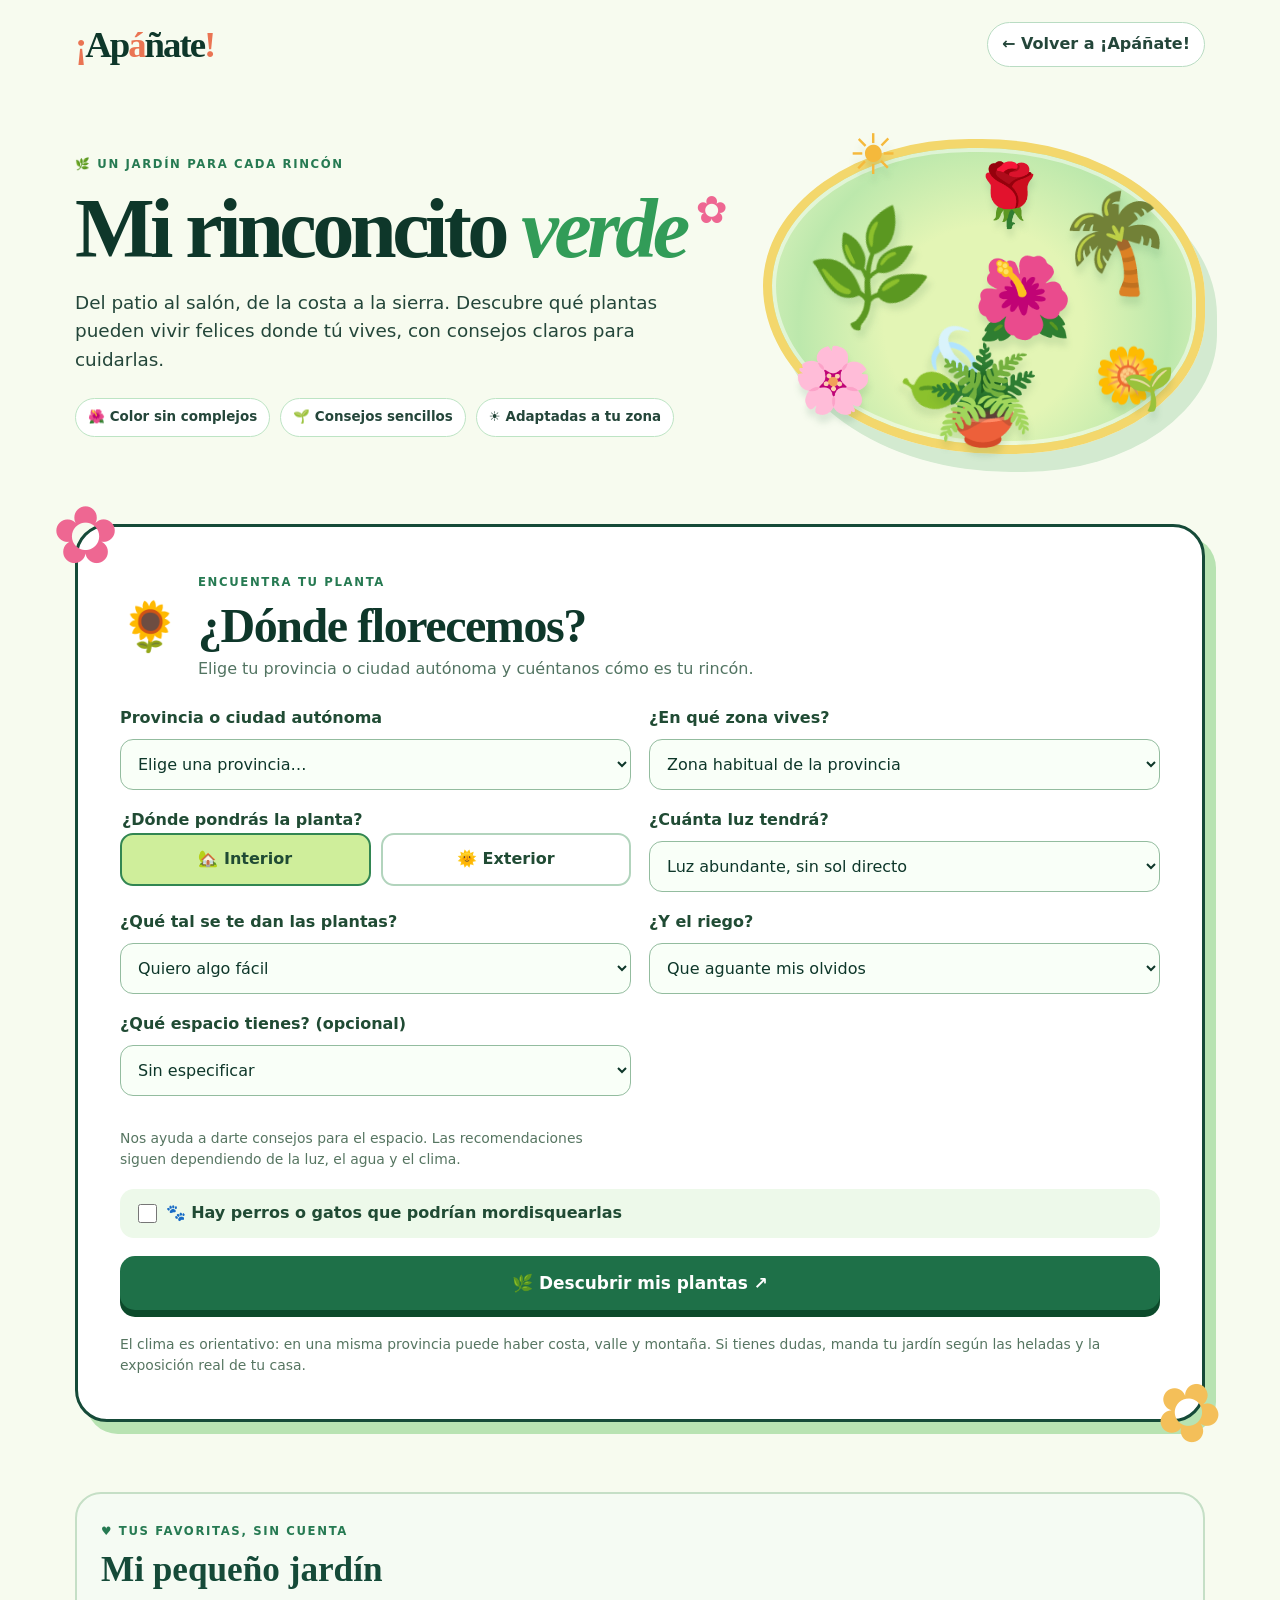
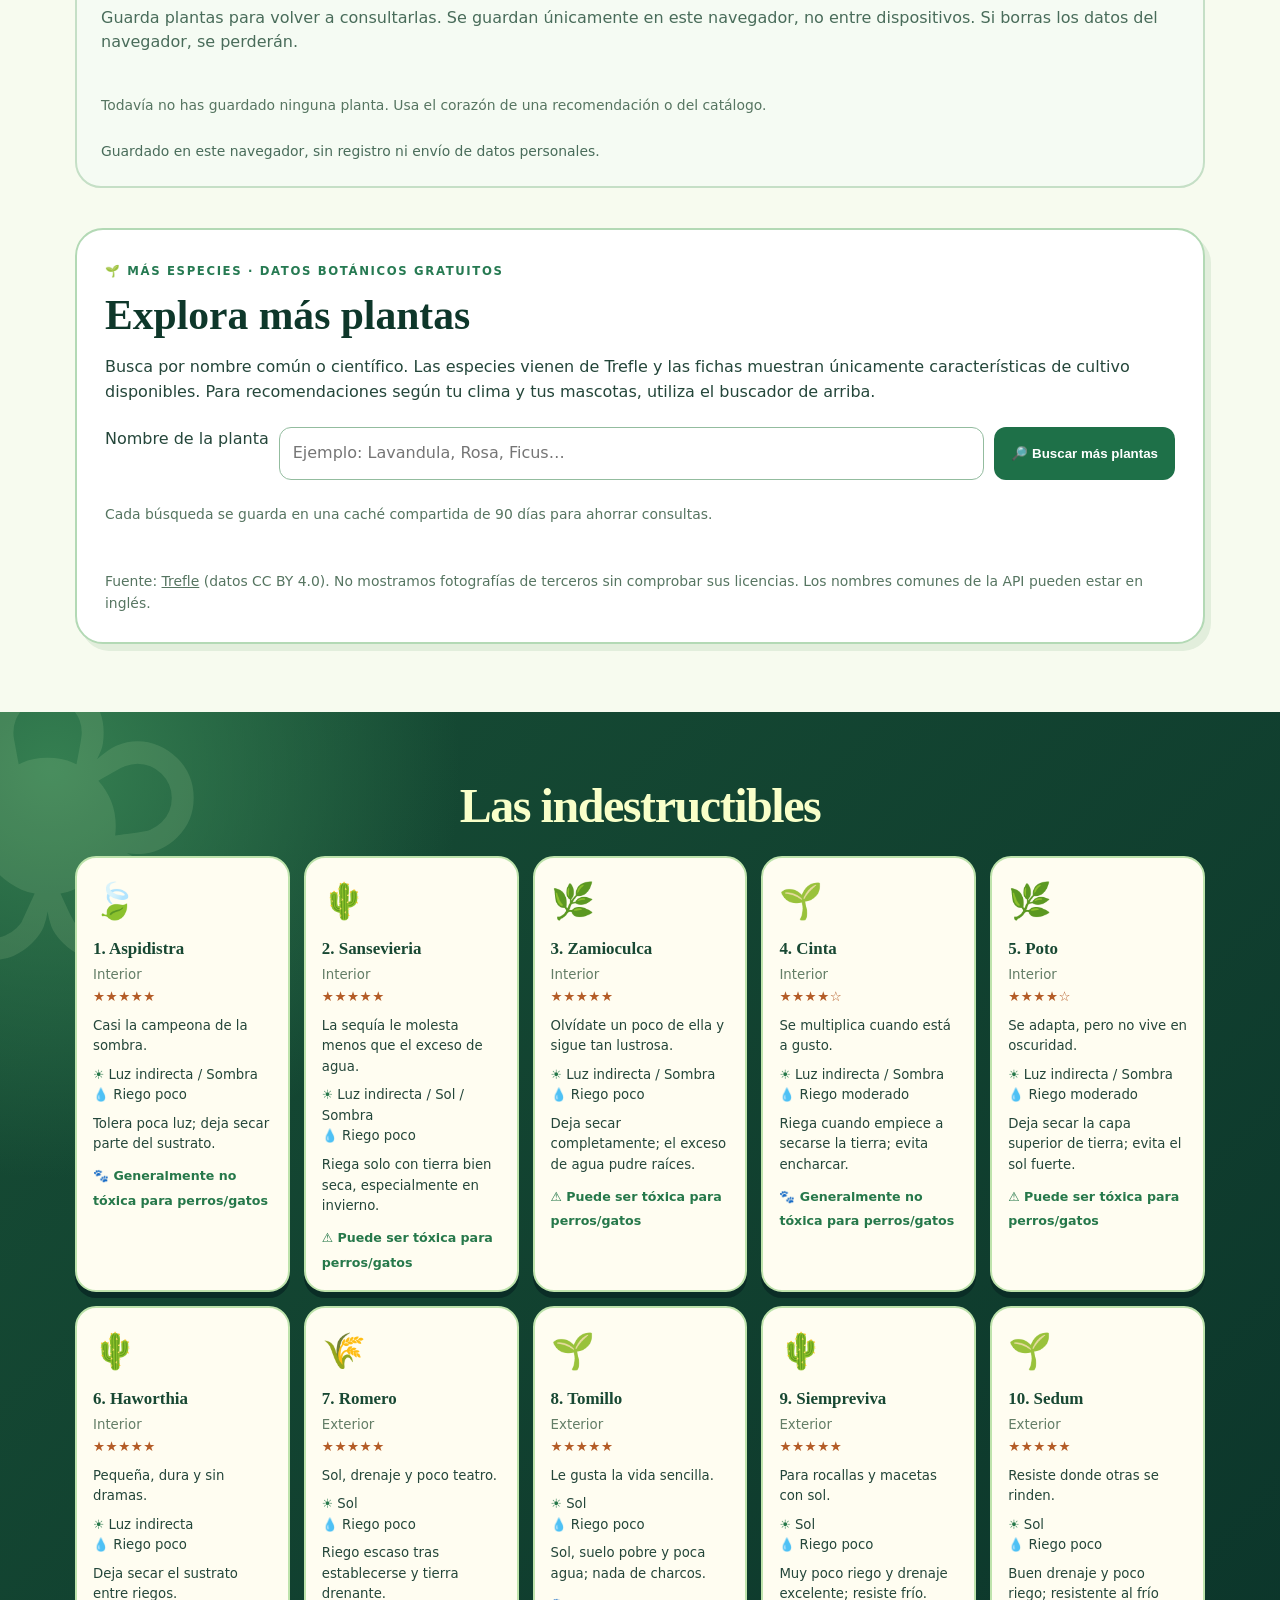
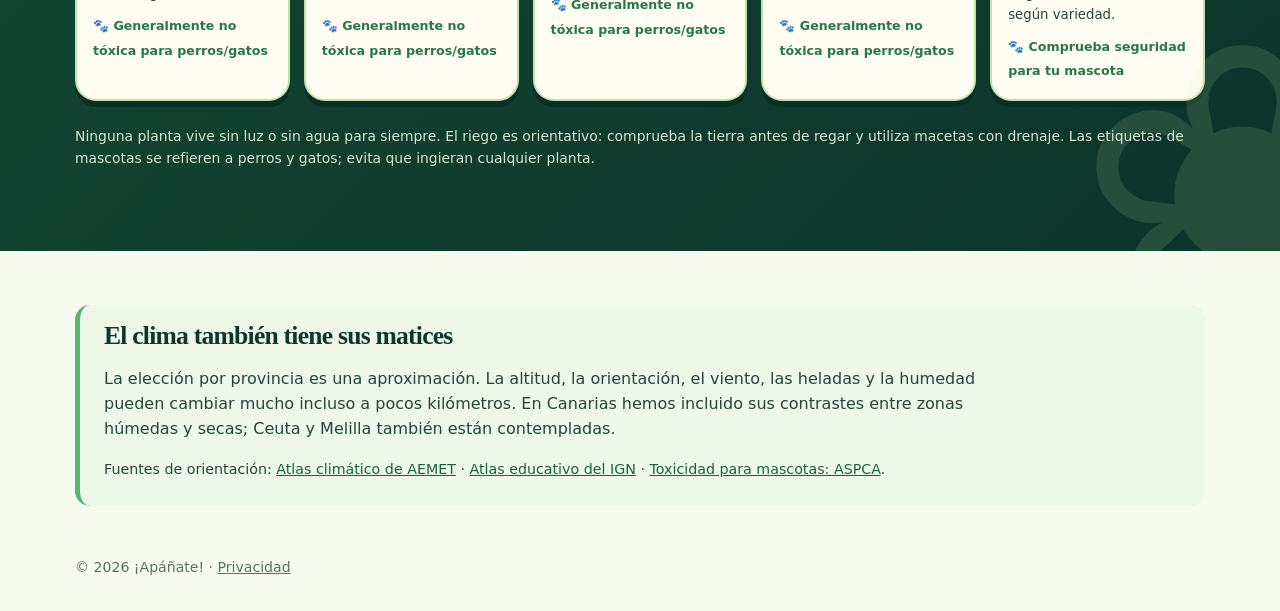
<file: plantas/index.html>
<!doctype html>
<html lang="es">
<head>
  <meta charset="utf-8">
  <meta name="viewport" content="width=device-width,initial-scale=1">
  <meta name="theme-color" content="#154a38">
  <meta name="description" content="Mi rinconcito verde en ¡Apáñate!: plantas de interior y exterior por provincia, islas y clima, y diez indestructibles.">
  <title>Mi rinconcito verde · ¡Apáñate!</title>
  <link rel="stylesheet" href="/plantas/style.css">
  <link rel="stylesheet" href="/plantas/catalogo.css">
  <link rel="stylesheet" href="/plantas/mejoras.css">
  <script src="/plantas/app.js" defer></script>
  <script src="/plantas/catalogo.js" defer></script>
  <script src="/plantas/mejoras.js" defer></script>
</head>
<body>
<a class="skip" href="#buscador">Saltar al buscador</a>
<header class="header wrap"><a href="/" class="brand"><span>¡</span>Ap<span>á</span>ñate<span>!</span></a><a class="home-link" href="/">← Volver a ¡Apáñate!</a></header>
<main>
 <section class="hero wrap" aria-labelledby="titulo">
  <div class="hero-copy">
   <div class="eyebrow">🌿 UN JARDÍN PARA CADA RINCÓN</div>
   <h1 id="titulo">Mi rinconcito <em>verde</em><span class="flower-dot" aria-hidden="true">✿</span></h1>
   <p>Del patio al salón, de la costa a la sierra. Descubre qué plantas pueden vivir felices donde tú vives, con consejos claros para cuidarlas.</p>
   <div class="hero-chips"><span>🌺 Color sin complejos</span><span>🌱 Consejos sencillos</span><span>☀️ Adaptadas a tu zona</span></div>
  </div>
  <div class="garden-art" aria-hidden="true"><div class="garden-sun">☀</div><span class="leaf a">🌿</span><span class="leaf b">🌴</span><span class="leaf c">🍃</span><span class="bloom a">🌺</span><span class="bloom b">🌸</span><span class="bloom c">🌼</span><span class="bloom d">🌹</span><span class="pot">🪴</span><span class="sprout">🌱</span></div>
 </section>
 <section class="wrap panel" id="buscador" aria-labelledby="panel-title">
   <div class="panel-title"><span class="tiny-icon">🌻</span><div><span class="eyebrow">ENCUENTRA TU PLANTA</span><h2 id="panel-title">¿Dónde florecemos?</h2><p>Elige tu provincia o ciudad autónoma y cuéntanos cómo es tu rincón.</p></div></div>
   <form id="form-plantas" class="search-form">
     <div class="field"><label for="provincia">Provincia o ciudad autónoma</label><select id="provincia" required><option value="">Elige una provincia…</option></select></div>
     <div class="field"><label for="entorno">¿En qué zona vives?</label><select id="entorno"><option value="general">Zona habitual de la provincia</option><option value="costa">Cerca de la costa</option><option value="interior">Interior / lejos del mar</option><option value="montana">Sierra / zona elevada</option></select></div>
     <div class="field" id="isla-field" hidden><label for="isla">¿En qué isla?</label><select id="isla"></select></div>
     <fieldset class="field choice"><legend>¿Dónde pondrás la planta?</legend><div class="choice-options"><label><input type="radio" name="lugar" value="interior" checked><span>🏡 Interior</span></label><label><input type="radio" name="lugar" value="exterior"><span>🌞 Exterior</span></label></div></fieldset>
     <div class="field"><label for="luz">¿Cuánta luz tendrá?</label><select id="luz"><option value="indirecta">Luz abundante, sin sol directo</option><option value="sol">Sol directo</option><option value="sombra">Poca luz / sombra</option></select></div>
     <div class="field"><label for="experiencia">¿Qué tal se te dan las plantas?</label><select id="experiencia"><option value="novato">Quiero algo fácil</option><option value="medio">Tengo algo de mano</option><option value="experto">Me gustan los retos</option></select></div>
     <div class="field"><label for="riego">¿Y el riego?</label><select id="riego"><option value="bajo">Que aguante mis olvidos</option><option value="medio">Puedo regar con frecuencia normal</option><option value="alto">No me importa estar pendiente</option></select></div>
     <div class="field"><label for="tipo-rincon">¿Qué espacio tienes? (opcional)</label><select id="tipo-rincon"><option value="ninguno">Sin especificar</option><option value="balcon">Balcón</option><option value="terraza">Terraza</option><option value="patio">Patio</option><option value="jardin">Jardín</option><option value="salon">Salón</option><option value="dormitorio">Dormitorio</option></select><small class="micro">Nos ayuda a darte consejos para el espacio. Las recomendaciones siguen dependiendo de la luz, el agua y el clima.</small></div>
     <div class="field field-pet"><label class="check"><input id="mascotas" type="checkbox"> 🐾 Hay perros o gatos que podrían mordisquearlas</label></div>
     <button class="submit" type="submit">🌿 Descubrir mis plantas <span aria-hidden="true">↗</span></button>
   </form>
   <p class="micro">El clima es orientativo: en una misma provincia puede haber costa, valle y montaña. Si tienes dudas, manda tu jardín según las heladas y la exposición real de tu casa.</p>
 </section>
 <section class="wrap results" id="resultados" aria-live="polite" hidden></section>
 <p class="wrap micro" id="rincon-contexto" role="status"></p>
 <section class="wrap garden-panel" id="mi-jardin" aria-labelledby="mi-jardin-title"><span class="eyebrow">♥ TUS FAVORITAS, SIN CUENTA</span><h2 id="mi-jardin-title">Mi pequeño jardín</h2><p>Guarda plantas para volver a consultarlas. Se guardan únicamente en este navegador, no entre dispositivos. Si borras los datos del navegador, se perderán.</p><div id="mi-jardin-list" class="garden-list"></div><p id="mi-jardin-status" class="micro" role="status"></p></section>
 <section class="wrap catalogo-panel" id="catalogo" aria-labelledby="catalogo-title">
   <span class="eyebrow">🌱 MÁS ESPECIES · DATOS BOTÁNICOS GRATUITOS</span>
   <h2 id="catalogo-title">Explora más plantas</h2>
   <p>Busca por nombre común o científico. Las especies vienen de Trefle y las fichas muestran únicamente características de cultivo disponibles. Para recomendaciones según tu clima y tus mascotas, utiliza el buscador de arriba.</p>
   <form id="catalogo-form" class="catalogo-search" role="search">
     <label class="sr-only" for="catalogo-q">Nombre de la planta</label>
     <input id="catalogo-q" type="search" minlength="2" maxlength="64" required placeholder="Ejemplo: Lavandula, Rosa, Ficus…" autocomplete="off">
     <button type="submit">🔎 Buscar más plantas</button>
   </form>
   <p class="micro" id="catalogo-status" role="status" aria-live="polite">Cada búsqueda se guarda en una caché compartida de 90 días para ahorrar consultas.</p>
   <div class="catalogo-list" id="catalogo-list"></div>
   <p class="micro">Fuente: <a href="https://trefle.io/" target="_blank" rel="noopener noreferrer">Trefle</a> (datos CC BY 4.0). No mostramos fotografías de terceros sin comprobar sus licencias. Los nombres comunes de la API pueden estar en inglés.</p>
 </section>
 <section class="indestructible" id="indestructibles" aria-labelledby="ind-title">
   <div class="wrap"><div class="section-heading"><h2 id="ind-title">Las indestructibles</h2></div><div class="survivor-grid" id="survivor-grid"></div><p class="note-small">Ninguna planta vive sin luz o sin agua para siempre. El riego es orientativo: comprueba la tierra antes de regar y utiliza macetas con drenaje. Las etiquetas de mascotas se refieren a perros y gatos; evita que ingieran cualquier planta.</p></div>
 </section>
 <section class="wrap references"><h2>El clima también tiene sus matices</h2><p>La elección por provincia es una aproximación. La altitud, la orientación, el viento, las heladas y la humedad pueden cambiar mucho incluso a pocos kilómetros.
 En Canarias hemos incluido sus contrastes entre zonas húmedas y secas; Ceuta y Melilla también están contempladas.</p><p class="source-links">Fuentes de orientación: <a href="https://www.aemet.es/es/serviciosclimaticos/datosclimatologicos/atlas_climatico" target="_blank" rel="noopener noreferrer">Atlas climático de AEMET</a> · <a href="https://educativo.ign.es/atlas-didactico/clima-eso/factores_geogrficos_y_atmosfricos.html" target="_blank" rel="noopener noreferrer">Atlas educativo del IGN</a> · <a href="https://www.aspca.org/pet-care/aspca-poison-control/toxic-and-non-toxic-plants" target="_blank" rel="noopener noreferrer">Toxicidad para mascotas: ASPCA</a>.</p></section>
</main>
<footer class="wrap footer">© <span id="year"></span> ¡Apáñate! · <a href="/privacidad.html">Privacidad</a></footer>
</body>
</html>
</file>
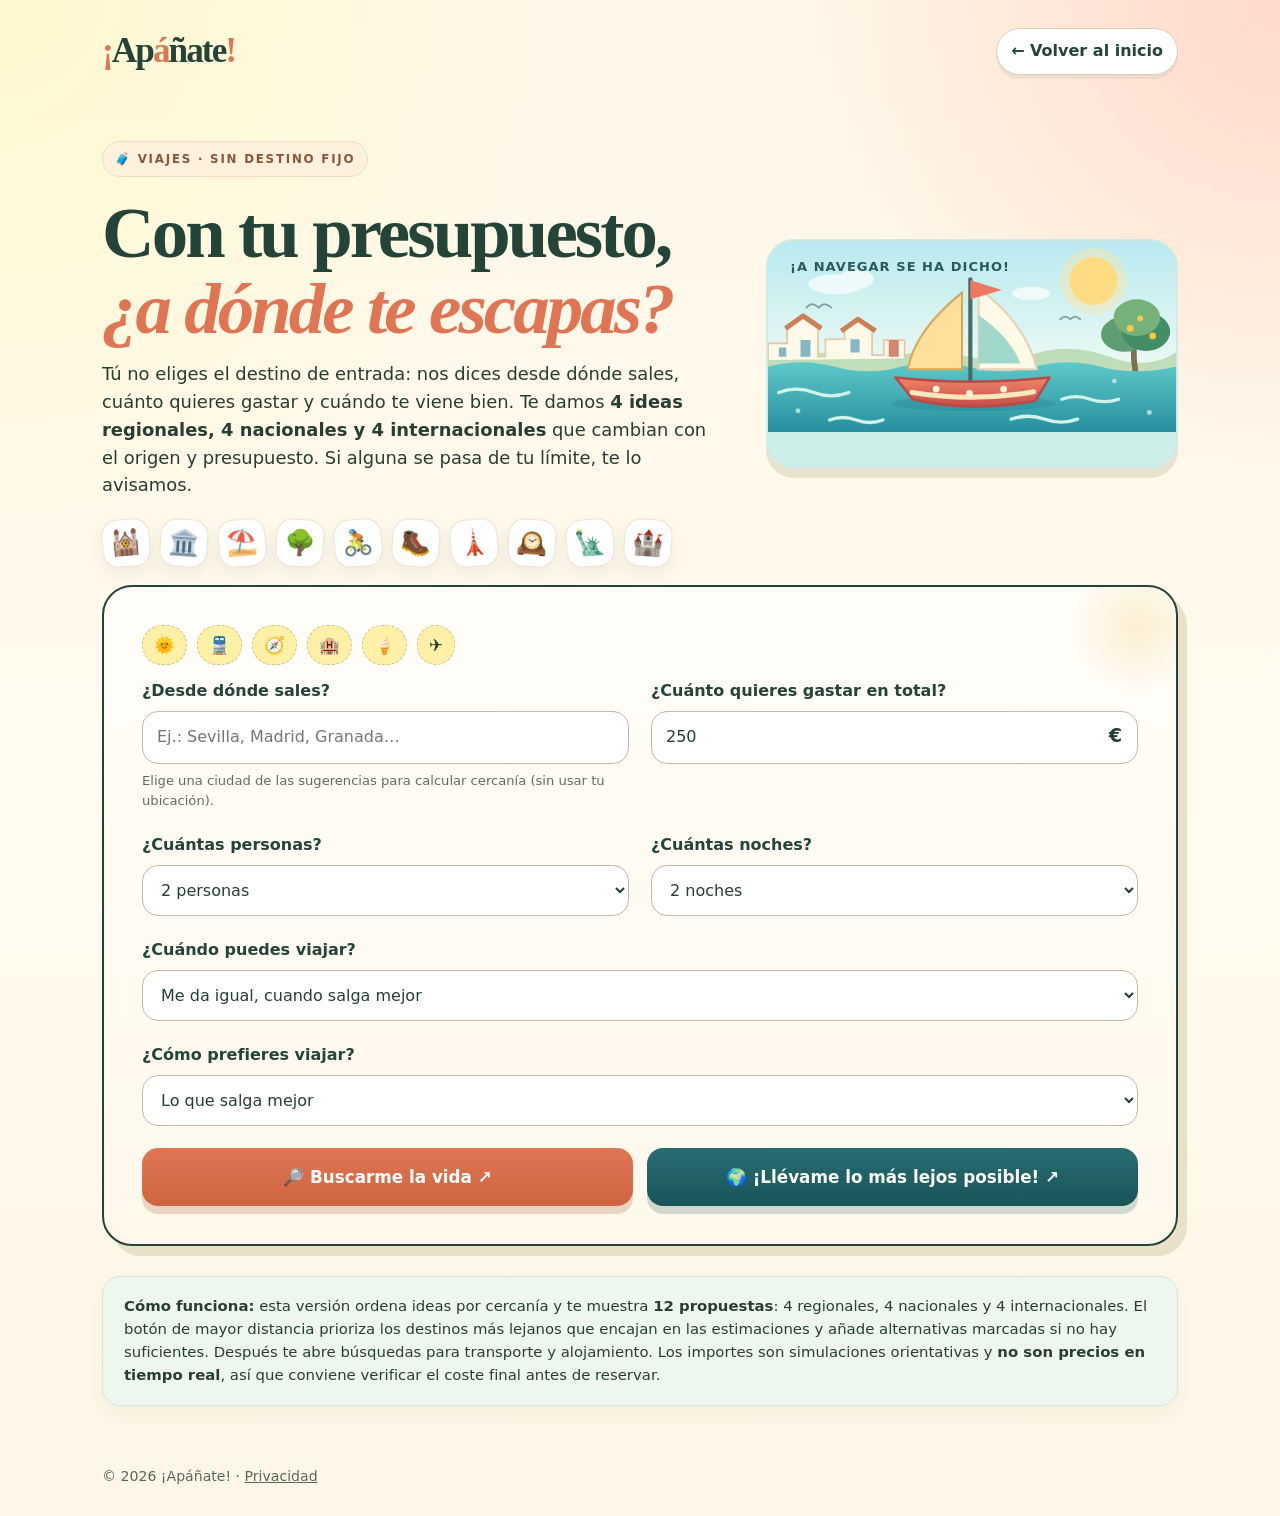
<file: viajes/index.html>
<!doctype html>
<html lang="es">
<head>
<meta charset="utf-8"><meta name="viewport" content="width=device-width,initial-scale=1">
<meta name="theme-color" content="#fff4d7">
<meta name="description" content="Encuentra ideas para escaparte sin elegir destino: dinos presupuesto, origen y fechas, y descubre 4 ideas regionales, 4 nacionales y 4 internacionales.">
<title>Escapadas a tu medida · ¡Apáñate!</title>
<link rel="stylesheet" href="/viajes/style.css"><script src="/viajes/app.js" defer></script><script src="/viajes/lejos.js" defer></script>
</head>
<body>
<header class="topbar wrap">
  <a class="brand" href="/"><span>¡</span>Ap<span>á</span>ñate<span>!</span></a>
  <a class="back" href="/">← Volver al inicio</a>
</header>
<main class="wrap">
  <section class="intro">
    <div class="intro-layout">
      <div class="intro-copy">
        <div class="eyebrow">🧳 VIAJES · SIN DESTINO FIJO</div>
        <h1>Con tu presupuesto, <em>¿a dónde te escapas?</em></h1>
        <p>Tú no eliges el destino de entrada: nos dices desde dónde sales, cuánto quieres gastar y cuándo te viene bien. Te damos <strong>4 ideas regionales, 4 nacionales y 4 internacionales</strong> que cambian con el origen y presupuesto. Si alguna se pasa de tu límite, te lo avisamos.</p>
        <div class="sticker-row" aria-hidden="true">
          <span title="Giralda">🕍</span><span title="Puerta del Sol">🏛️</span><span title="Sombrilla">⛱️</span><span title="Árbol">🌳</span><span title="Ciclista">🚴</span><span title="Camino de Santiago">🥾</span><span title="Torre Eiffel">🗼</span><span title="Big Ben">🕰️</span><span title="Estatua de la Libertad">🗽</span><span title="Torre inclinada de Pisa">🏰</span>
        </div>
      </div>
      <div class="sail-scene" role="img" aria-label="Velero mediterráneo color coral y crema que se balancea suavemente frente a un pueblecito blanco, junto a olas turquesas">
        <span class="sail-label">¡A navegar se ha dicho!</span>
        <svg viewBox="0 0 490 230" xmlns="http://www.w3.org/2000/svg" aria-hidden="true" focusable="false">
          <defs>
            <linearGradient id="med-sky" x2="0" y2="1"><stop stop-color="#b9e9ef"/><stop offset=".68" stop-color="#edfaf4"/><stop offset="1" stop-color="#fff1c8"/></linearGradient>
            <linearGradient id="med-sea" x2="0" y2="1"><stop stop-color="#5fc8c9"/><stop offset="1" stop-color="#258f9f"/></linearGradient>
            <linearGradient id="med-hull" x2="0" y2="1"><stop stop-color="#ee8668"/><stop offset="1" stop-color="#c64b47"/></linearGradient>
          </defs>
          <rect width="490" height="230" fill="url(#med-sky)"/>
          <circle cx="391" cy="48" r="29" fill="#ffd36d"/><circle cx="391" cy="48" r="40" fill="#ffe5a2" opacity=".42"/>
          <g fill="#fff" opacity=".68"><ellipse cx="82" cy="52" rx="34" ry="12"/><ellipse cx="106" cy="46" rx="21" ry="12"/><ellipse cx="316" cy="63" rx="23" ry="8"/></g>
          <g stroke="#557e85" stroke-width="2.2" fill="none" stroke-linecap="round" opacity=".65"><path d="M46 80q7 -8 15 0q7 -8 15 0"/><path d="M351 94q6 -6 12 0q6 -6 12 0"/></g>
          <path d="M0 143 Q38 128 83 137 T161 137 T236 138 T321 135 T410 139 T490 134 V230 H0Z" fill="#b0d4a7" opacity=".75"/>
          <g class="med-village"><path d="M0 143v-20h23v-19l18-12 19 12v35h9v-21h23v-11l16-11 17 11v30h14v-18h25v22" fill="#fff9e9" stroke="#e5c6a5" stroke-width="2"/><path d="M21 105l21-15 22 15M88 108l20-14 21 14" fill="none" stroke="#cc8055" stroke-width="6" stroke-linejoin="round"/><path d="M39 119v20h12v-20zM99 118v16h11v-16zM13 128v11h9v-11z" fill="#83b9c5"/><path d="M145 119v20h12v-20z" fill="#d4866b"/></g>
          <g class="med-coast-tree"><path d="M442 111 Q437 130 441 155" stroke="#7d7150" stroke-width="7" fill="none" stroke-linecap="round"/><ellipse cx="428" cy="112" rx="28" ry="21" fill="#609c73"/><ellipse cx="454" cy="109" rx="29" ry="23" fill="#438d67"/><ellipse cx="443" cy="92" rx="28" ry="22" fill="#76b17a"/><circle cx="435" cy="105" r="4" fill="#f7c747"/><circle cx="462" cy="114" r="4" fill="#f7c747"/><circle cx="447" cy="93" r="3.5" fill="#f7c747"/></g>
          <path d="M0 151 Q40 140 80 151 T160 151 T240 151 T320 151 T400 151 T490 151 V230 H0Z" fill="url(#med-sea)"/>
          <g class="sail-boat"><ellipse cx="247" cy="195" rx="99" ry="9" fill="#155d73" opacity=".18"/><path d="M243 46V167" stroke="#496c66" stroke-width="5" stroke-linecap="round"/><path d="M233 62 Q176 108 168 154 L233 154 Z" fill="#ffdf99" stroke="#d6a95b" stroke-width="2.5"/><path d="M253 57 Q310 99 323 154 L253 154 Z" fill="#fff9e8" stroke="#e2d3b9" stroke-width="2.5"/><path d="M253 89 Q292 117 303 147 L253 147Z" fill="#99d6ca" opacity=".92"/><path class="sail-flag" d="M243 47L281 59L243 70Z" fill="#ee7761"/><path d="M153 164 Q244 174 338 164 L321 192 Q245 207 174 190 Z" fill="url(#med-hull)" stroke="#b74a47" stroke-width="3" stroke-linejoin="round"/><path d="M173 182 Q246 194 319 181" fill="none" stroke="#ffe6bd" stroke-width="6" stroke-linecap="round"/><circle cx="202" cy="178" r="4" fill="#fff4d9"/><circle cx="242" cy="183" r="4" fill="#fff4d9"/><circle cx="283" cy="178" r="4" fill="#fff4d9"/></g>
          <g class="sail-waves" stroke="#d2f3e9" stroke-width="4" fill="none" stroke-linecap="round"><path d="M13 182q21 -8 42 0t42 0M353 190q17 -6 34 0t34 0"/><path d="M74 215q16 -6 32 0t32 0M292 214q20 -7 40 0t40 0"/></g>
          <g fill="#e5faf1" opacity=".68"><circle cx="36" cy="204" r="3"/><circle cx="416" cy="168" r="2.7"/><circle cx="458" cy="206" r="3"/></g>
        </svg>
      </div>
    </div>
  </section>
  <section class="panel">
    <div class="mini-banner" aria-hidden="true"><span>🌞</span><span>🚆</span><span>🧭</span><span>🏨</span><span>🍦</span><span>✈️</span></div>
    <form id="descubrir" class="search-form">
      <div class="field"><label for="origen">¿Desde dónde sales?</label><input id="origen" name="origen" required maxlength="90" placeholder="Ej.: Sevilla, Madrid, Granada…" autocomplete="address-level2" list="origenes-sugeridos"><datalist id="origenes-sugeridos"></datalist><small>Elige una ciudad de las sugerencias para calcular cercanía (sin usar tu ubicación).</small></div>
      <div class="field"><label for="presupuesto">¿Cuánto quieres gastar en total?</label><div class="money-field"><input type="number" id="presupuesto" name="presupuesto" min="20" max="100000" step="10" value="250" required><span>€</span></div></div>
      <div class="field"><label for="personas">¿Cuántas personas?</label><select id="personas"><option value="1">1 persona</option><option value="2" selected>2 personas</option><option value="3">3 personas</option><option value="4">4 personas</option><option value="5">5 personas</option><option value="6">6 personas</option></select></div>
      <div class="field"><label for="duracion">¿Cuántas noches?</label><select id="duracion"><option value="0">Solo un día</option><option value="1">1 noche</option><option value="2" selected>2 noches</option><option value="3">3 noches</option><option value="4">4 noches</option><option value="5">5 noches</option><option value="7">Una semana</option></select></div>
      <div class="field wide"><label for="cuando">¿Cuándo puedes viajar?</label><select id="cuando"><option value="flexible">Me da igual, cuando salga mejor</option><option value="fechas">Tengo fechas concretas</option><option value="primavera">En primavera</option><option value="verano">En verano</option><option value="otono">En otoño</option><option value="invierno">En invierno</option><option value="puente">En algún puente o festivo</option></select></div>
      <div class="field dates hidden" id="fechas-contenedor"><div><label for="salida">Salida</label><input id="salida" type="date"></div><div><label for="regreso">Regreso</label><input id="regreso" type="date"></div></div>
      <div class="field wide"><label for="transporte">¿Cómo prefieres viajar?</label><select id="transporte"><option value="cualquiera">Lo que salga mejor</option><option value="tren">Tren / autobús</option><option value="coche">Coche</option><option value="avion">Avión</option></select></div>
      <button type="submit" class="primary">🔎 Buscarme la vida ↗</button>
    </form>
  </section>
  <section id="resultados" class="results" aria-live="polite" hidden></section>
  <section class="note"><strong>Cómo funciona:</strong> esta versión ordena ideas por cercanía y te muestra <strong>12 propuestas</strong>: 4 regionales, 4 nacionales y 4 internacionales. El botón de mayor distancia prioriza los destinos más lejanos que encajan en las estimaciones y añade alternativas marcadas si no hay suficientes. Después te abre búsquedas para transporte y alojamiento. Los importes son simulaciones orientativas y <strong>no son precios en tiempo real</strong>, así que conviene verificar el coste final antes de reservar.</section>
</main>
<footer class="wrap foot">© <span id="year"></span> ¡Apáñate! · <a href="/privacidad.html">Privacidad</a></footer>
</body></html>
</file>
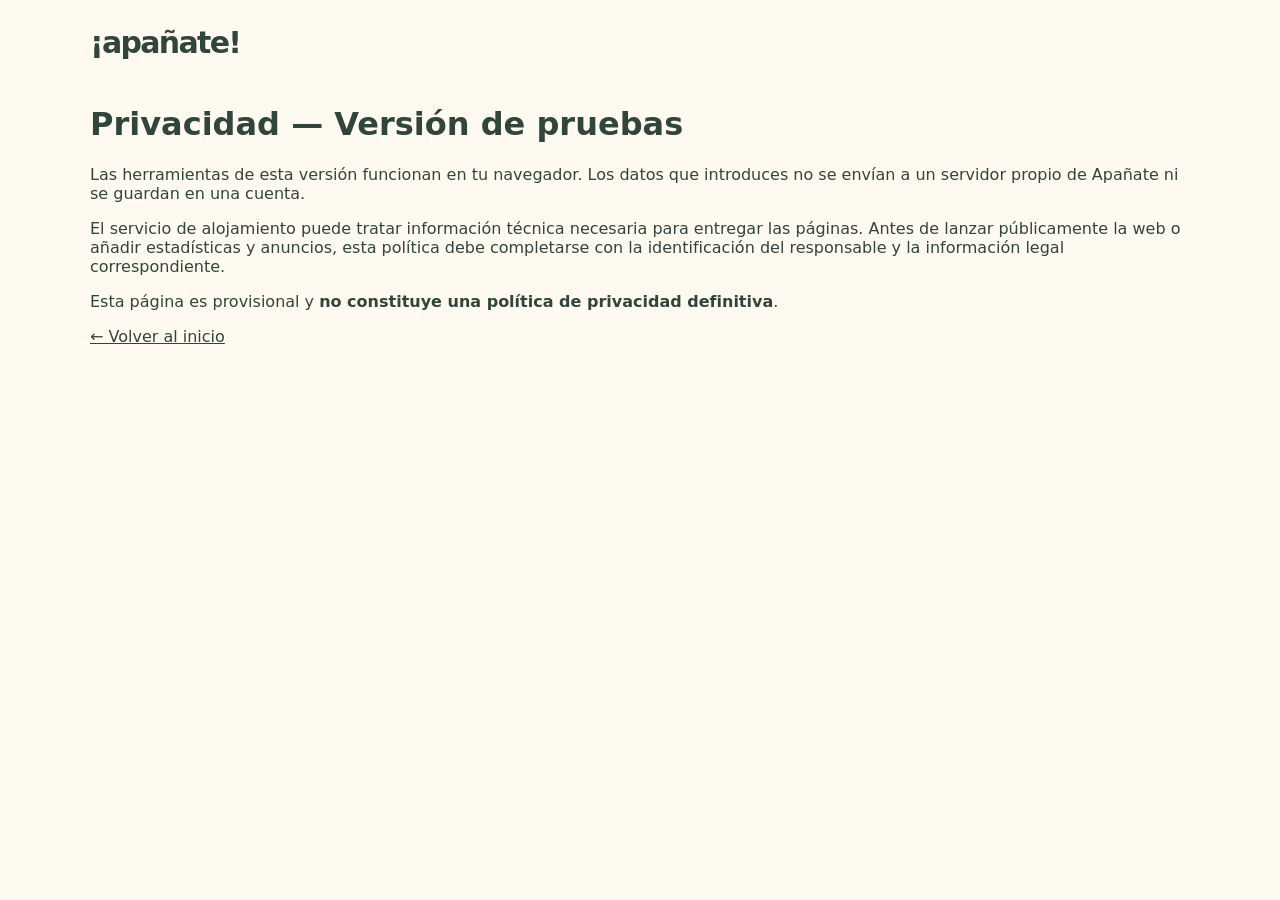
<file: privacidad.html>
<!doctype html><html lang="es"><head><meta charset="utf-8"><meta name="viewport" content="width=device-width,initial-scale=1"><title>Privacidad — Apañate</title><link rel="stylesheet" href="/css/style.css"></head><body><header class="topbar wrapper"><a class="brand" href="/">¡apañate!</a></header><main class="wrapper"><h1>Privacidad — Versión de pruebas</h1><p>Las herramientas de esta versión funcionan en tu navegador. Los datos que introduces no se envían a un servidor propio de Apañate ni se guardan en una cuenta.</p><p>El servicio de alojamiento puede tratar información técnica necesaria para entregar las páginas. Antes de lanzar públicamente la web o añadir estadísticas y anuncios, esta política debe completarse con la identificación del responsable y la información legal correspondiente.</p><p>Esta página es provisional y <strong>no constituye una política de privacidad definitiva</strong>.</p><p><a href="/">← Volver al inicio</a></p></main></body></html>
</file>
<file: css/style.css>
:root{font-family:system-ui,-apple-system,"Segoe UI",Roboto,Arial,sans-serif;color:#30453b;background:#fffaf0;font-synthesis:none}*{box-sizing:border-box}html{scroll-behavior:smooth}body{margin:0}button,input,select{font:inherit}a{color:inherit}.wrapper{width:min(1100px,calc(100% - 40px));margin-inline:auto}.topbar{height:84px;display:flex;justify-content:space-between;align-items:center}.brand{display:flex;gap:10px;align-items:center;font-size:30px;font-weight:900;text-decoration:none;letter-spacing:-1.7px}.brand-icon{background:#ffd76d;border-radius:14px;width:42px;height:42px;display:grid;place-items:center;font-size:29px}.navlink{text-decoration:none;font-size:14px;font-weight:700}.hero{display:grid;grid-template-columns:1.2fr .8fr;gap:25px;background:#ffe6a7;border-radius:32px;min-height:395px;padding:60px;overflow:hidden;position:relative}.eyebrow{font-size:12px;font-weight:850;letter-spacing:1.7px;color:#a75e3e}.hero h1{font-size:clamp(36px,5vw,60px);line-height:1.07;letter-spacing:-2.5px;margin:18px 0}.hero em{font-style:normal;color:#e2774f}.hero p{font-size:17px;line-height:1.7;max-width:510px}.button{background:#304d3a;color:#fff;border:0;border-radius:14px;padding:14px 22px;font-weight:800;cursor:pointer;display:inline-flex;gap:15px;justify-content:center;text-decoration:none;align-items:center}.button:hover{background:#1c3828;transform:translateY(-1px)}.hero-art{position:relative;min-height:290px}.hero-art span{position:absolute}.art-sun{font-size:125px;top:-24px;right:20px;transform:rotate(10deg)}.art-bowl{font-size:125px;left:5%;bottom:-12px;transform:rotate(-14deg)}.art-plant{font-size:145px;right:5%;bottom:10px;transform:rotate(10deg)}.art-book{font-size:73px;right:32%;top:60px}.art-spark{font-size:72px;color:#ef8c62;left:10%;top:30px}.section{padding-top:75px}.section-head{display:flex;justify-content:space-between;align-items:end;gap:20px;margin-bottom:25px}.section-head h2,.tool-panel h2,.bottom-banner h2{font-size:clamp(26px,3.5vw,35px);letter-spacing:-.8px;margin:7px 0}.section-head p{color:#778079}.cards{display:grid;grid-template-columns:repeat(3,1fr);gap:17px}.topic-card{display:flex;flex-direction:column;min-height:210px;border-radius:24px;padding:24px;text-decoration:none;transition:transform .18s}.topic-card:hover{transform:translateY(-4px)}.topic-card h3{font-size:22px;margin:16px 0 6px}.topic-card p{margin:0;font-size:14px}.card-icon{font-size:38px}.card-action{margin-top:auto;padding-top:20px;font-size:13px;font-weight:900}.orange{background:#ffdec2}.green{background:#deedcf}.purple{background:#e4dcfa}.pink{background:#f8dce6}.blue{background:#cfeaf1}.yellow{background:#fff0c0}.tools{display:grid;grid-template-columns:1fr 1fr;gap:20px}.tool-panel{background:white;border:1px solid #eee6d6;border-radius:24px;padding:26px;scroll-margin-top:15px}.tool-heading{display:flex;gap:13px;align-items:start}.tool-heading>span{font-size:32px}.tool-heading h2{font-size:25px}.tool-heading p{color:#637269;line-height:1.6;font-size:14px;margin:7px 0 22px}.tool-form{display:grid;gap:12px}.tool-form.two-col,.tool-form.three-col{grid-template-columns:repeat(2,minmax(0,1fr))}.tool-form>label,.tool-form>input,.tool-form>.button,.tool-form>.result{grid-column:1/-1}.tool-form label{display:block;font-size:13px;font-weight:800;margin-bottom:7px}.tool-form input,.tool-form select{width:100%;padding:13px;border-radius:11px;border:1px solid #d6d9d0;background:#fff;color:#30453b;min-width:0}.tool-form input:focus,.tool-form select:focus{outline:3px solid #ffd76d}.tool-form button{justify-self:start;margin-top:5px}.result:not(:empty){margin-top:20px;padding:17px;border-radius:15px;background:#f5f8ee;font-size:14px;line-height:1.65}.result ul{margin:8px 0 0;padding-left:20px}.result p{margin:7px 0}.bottom-banner{display:flex;align-items:center;gap:30px;background:#e1eed9;margin-block:65px 35px;border-radius:25px;padding:30px}.bottom-spark{font-size:85px;color:#6c9964}.bottom-banner p{line-height:1.5}.footer{border-top:1px solid #e9e7db;display:flex;justify-content:space-between;gap:20px;padding-block:26px 40px;font-size:13px;color:#65746b}@media(max-width:800px){.hero{grid-template-columns:1fr;padding:35px}.hero-art{min-height:180px}.art-sun{font-size:75px;right:30%;top:0}.art-bowl{font-size:90px}.art-plant{font-size:100px}.art-book{font-size:55px;right:45%;top:50px}.cards{grid-template-columns:repeat(2,1fr)}.tools{grid-template-columns:1fr}}@media(max-width:510px){.wrapper{width:min(100% - 26px,1100px)}.topbar{height:72px}.brand{font-size:25px}.hero{padding:27px;border-radius:22px}.hero h1{letter-spacing:-1.3px}.hero-art{min-height:150px}.section{padding-top:53px}.section-head{display:block}.cards{gap:10px}.topic-card{min-height:188px;padding:17px;border-radius:17px}.topic-card h3{font-size:17px}.topic-card p{font-size:12px}.tool-panel{padding:19px}.bottom-banner{margin-block:45px 20px}.bottom-spark{display:none}.footer{flex-direction:column}}
</file>
<file: plantas/style.css>
:root{--forest:#154a38;--deep:#0e372a;--leaf:#31935c;--lime:#d4f279;--cream:#fffaf0;--pink:#ee6792;--coral:#ea7453;--yellow:#f4ca5a;--text:#24463a}*{box-sizing:border-box}html{scroll-behavior:smooth}body{margin:0;background:#f7fbef;color:var(--text);font-family:system-ui,-apple-system,Segoe UI,sans-serif;line-height:1.55}a{color:inherit}.wrap{width:min(1130px,calc(100% - 36px));margin-inline:auto}.skip{position:absolute;left:-999px}.skip:focus{left:15px;top:10px;z-index:100;background:white;padding:10px}.header{display:flex;justify-content:space-between;align-items:center;padding:22px 0;gap:14px}.brand{font:900 clamp(1.8rem,3vw,2.3rem) Georgia,serif;letter-spacing:-.055em;text-decoration:none;color:var(--deep)}.brand span{color:var(--coral)}.home-link{text-decoration:none;font-weight:750;background:#fff;border:1px solid #b9dcc3;border-radius:30px;padding:9px 14px}.hero{min-height:435px;display:grid;grid-template-columns:1.2fr .8fr;align-items:center;gap:24px;padding:28px 0 48px}.hero-copy{position:relative;z-index:2}.eyebrow{color:#267a52;font-size:.73rem;letter-spacing:.14em;font-weight:900}.hero h1{font:900 clamp(3.15rem,6.6vw,5.9rem)/.98 Georgia,serif;letter-spacing:-.055em;margin:14px 0 18px;color:var(--deep)}.hero h1 em{color:#329c58;font-style:italic}.flower-dot{font:normal .45em system-ui;color:var(--pink);vertical-align:top;margin-left:10px}.hero p{font-size:1.15rem;max-width:640px}.hero-chips{display:flex;flex-wrap:wrap;gap:10px;margin-top:24px}.hero-chips span{padding:8px 12px;background:#fff;border-radius:30px;font-weight:750;border:1px solid #bde4c4;font-size:.84rem}.garden-art{min-height:315px;position:relative;border-radius:48% 52% 45% 55%;background:radial-gradient(circle at 50% 60%,#e3f5b5 0 36%,#bce8ac 67%,#e9f7c5 100%);border:9px solid #f3d76c;box-shadow:12px 18px 0 #d3ead0,inset 0 0 0 4px rgba(255,255,255,.48)}.garden-art span,.garden-sun{position:absolute;filter:drop-shadow(1px 8px 3px #24643a1f)}.garden-art .leaf.a{font-size:5.6rem;left:10%;top:18%;transform:rotate(-25deg)}.garden-art .leaf.b{font-size:6rem;right:5%;top:7%}.garden-art .leaf.c{font-size:5rem;left:29%;bottom:5%;transform:rotate(30deg)}.garden-art .bloom.a{font-size:5rem;right:29%;top:30%}.garden-art .bloom.b{font-size:4rem;left:5%;bottom:5%}.garden-art .bloom.c{font-size:3.4rem;right:8%;bottom:9%}.garden-art .bloom.d{font-size:3.8rem;right:35%;top:0}.garden-art .pot{font-size:5.9rem;bottom:-8%;left:36%}.garden-art .sprout{font-size:2.6rem;bottom:8%;right:5%}.garden-sun{font-size:3.5rem;color:#f5b93c;left:18%;top:-12%}.panel{position:relative;background:#fff;border:3px solid var(--forest);border-radius:32px;box-shadow:11px 12px 0 #b8e3b2;padding:clamp(22px,4vw,42px);margin-bottom:70px}.panel:before,.panel:after{content:'✿';position:absolute;font-size:5rem;line-height:1;color:var(--pink);pointer-events:none}.panel:before{left:-26px;top:-31px}.panel:after{right:-20px;bottom:-33px;color:#f4bf59;transform:rotate(25deg)}.panel-title{display:flex;gap:18px;align-items:center;margin-bottom:22px}.tiny-icon{font-size:3rem}.panel h2,.results h2,.indestructible h2,.references h2{font:900 clamp(1.9rem,4vw,3rem) Georgia,serif;letter-spacing:-.03em;color:var(--deep);margin:4px 0}.panel-title p{margin:3px 0;color:#527462}.search-form{display:grid;grid-template-columns:repeat(2,minmax(0,1fr));gap:18px}.field{display:flex;flex-direction:column;gap:8px;min-width:0}.field label,.field legend{font-weight:800;color:#204b34}.field input:not([type=radio]):not([type=checkbox]),.field select{border:1.5px solid #93bc9f;border-radius:13px;background:#f9fff8;padding:13px;min-height:51px;font:inherit;color:var(--deep);width:100%}.field input:focus,.field select:focus{outline:3px solid #d7ea76;outline-offset:1px}.choice{border:0;margin:0;padding:0}.choice-options{display:flex;gap:10px}.choice-options label{flex:1}.choice-options input{position:absolute;opacity:0;pointer-events:none}.choice-options span{display:block;text-align:center;padding:12px;border:2px solid #b2d4bd;border-radius:13px;cursor:pointer;background:#fff}.choice-options input:checked+span{background:#cfee9b;border-color:#328652}.choice-options input:focus-visible+span{outline:3px solid #f2bd4d;outline-offset:2px}.field-pet{grid-column:1/-1}.check{background:#edf9ea;border-radius:14px;padding:12px 14px}.check input{accent-color:var(--leaf);width:19px;height:19px;vertical-align:middle}.submit{grid-column:1/-1;border:0;border-radius:15px;padding:17px 20px;background:#1e7048;color:white;font:800 1.06rem system-ui;box-shadow:0 7px 0 #0c4a2b;cursor:pointer}.submit:hover{background:#195b3c}.micro,.note-small{font-size:.87rem;color:#567561}.micro{margin:24px 0 0}.results{margin-bottom:65px;scroll-margin-top:15px}.climate-box{border:2px solid #a6d4a8;background:linear-gradient(110deg,#e2f8d1,#fcffeb);padding:24px;border-radius:24px;margin-bottom:24px}.climate-box h2{margin:8px 0}.climate-box p{margin:7px 0}.climate-tags{display:flex;gap:9px;flex-wrap:wrap;margin-top:14px}.climate-tags span{border-radius:999px;background:white;padding:7px 12px;font-weight:750;font-size:.82rem;border:1px solid #bddab7}.recommendations{display:grid;grid-template-columns:repeat(3,minmax(0,1fr));gap:17px}.plant-card{background:#fff;border:1.6px solid #c0ddbd;border-radius:23px;padding:21px;box-shadow:0 8px 0 #e2eedc}.plant-emoji{font-size:2.55rem;display:inline-grid;place-items:center;width:70px;height:66px;background:#e7f6dc;border-radius:19px}.plant-card h3{font:900 1.4rem Georgia,serif;color:var(--deep);margin:14px 0 1px}.botanical{font-style:italic;color:#678275;font-size:.84rem}.plant-card p{margin:11px 0}.plant-card dl{margin:10px 0;display:grid;gap:5px}.plant-card dl div{display:grid;grid-template-columns:82px 1fr;gap:6px;font-size:.88rem}.plant-card dt{font-weight:800}.plant-card dd{margin:0}.pet-alert{color:#994138;font-size:.86rem;font-weight:750}.pet-ok{color:#24734a;font-size:.86rem;font-weight:750}.section-heading{text-align:center;margin-bottom:23px}.indestructible{background:radial-gradient(circle at 4% 5%,#357f51 0,transparent 25%),linear-gradient(135deg,#174d35,#0b342a);padding:62px 0 68px;position:relative;overflow:hidden}.indestructible:before,.indestructible:after{position:absolute;content:'❀';color:#dbf6b9;opacity:.12;font-size:25rem;pointer-events:none}.indestructible:before{left:-120px;top:-200px}.indestructible:after{right:-130px;bottom:-250px}.indestructible .section-heading h2{color:#f9ffc9}.indestructible .eyebrow{color:#d1f0ae}.survivor-grid{display:grid;grid-template-columns:repeat(5,minmax(0,1fr));gap:14px;position:relative}.survivor{background:#fffdf1;border:2px solid #bee3ac;border-radius:21px;padding:16px;box-shadow:0 6px 0 #0a2d26}.survivor-emoji{font-size:2.2rem}.survivor h3{font:800 1.06rem Georgia,serif;margin:10px 0 3px;color:#184833}.survivor small{color:#637d66}.survivor p{font-size:.83rem;margin:8px 0}.survivor strong{font-size:.79rem;color:#26784a}.stars{color:#b45c27;font-size:.84rem;letter-spacing:.04em}.indestructible .note-small{color:#d5e9d3;margin-top:25px}.references{margin-top:54px;margin-bottom:45px;border-left:5px solid #56b56f;padding:12px 24px;background:#edf8e8;border-radius:15px}.references h2{font-size:1.6rem}.references p{max-width:900px}.source-links{font-size:.89rem}.source-links a{color:#18633f;text-decoration:underline}.footer{font-size:.88rem;color:#577263;padding:6px 0 32px} [hidden]{display:none!important}@media(max-width:990px){.survivor-grid{grid-template-columns:repeat(3,minmax(0,1fr))}.recommendations{grid-template-columns:repeat(2,minmax(0,1fr))}}@media(max-width:720px){.hero{grid-template-columns:1fr;padding-top:12px;gap:12px}.garden-art{min-height:260px;max-width:390px;width:100%;margin-inline:auto}.search-form{grid-template-columns:1fr}.field-pet,.submit{grid-column:1}.recommendations{grid-template-columns:1fr}.survivor-grid{grid-template-columns:repeat(2,minmax(0,1fr))}.hero h1{font-size:3.6rem}.home-link{font-size:.8rem;padding:8px}.panel{border-radius:22px}.panel:before,.panel:after{font-size:3rem}}@media(max-width:390px){.survivor-grid{grid-template-columns:1fr}.choice-options{flex-direction:column}.hero h1{font-size:3rem}}@media(prefers-reduced-motion:no-preference){.plant-card,.survivor{transition:transform .16s ease}.plant-card:hover,.survivor:hover{transform:translateY(-3px)}}
</file>
<file: plantas/catalogo.css>
.catalogo-panel{margin:0 auto 68px;padding:28px;background:#fff;border:2px solid #b3d9b5;border-radius:28px;box-shadow:6px 7px 0 #e2eedc}
.catalogo-panel h2{font:900 clamp(1.8rem,4vw,2.6rem) Georgia,serif;color:#0e372a;margin:8px 0}
.catalogo-search{display:flex;gap:10px;margin:22px 0 10px;align-items:stretch}
.catalogo-search input{flex:1;min-width:0;padding:13px;border:1.5px solid #93bc9f;border-radius:12px;font:inherit}
.catalogo-search button,.catalogo-detail{border:0;border-radius:12px;padding:13px 17px;background:#1e7048;color:#fff;font-weight:800;cursor:pointer}
.catalogo-detail{margin-top:12px;width:100%}.catalogo-detail:disabled{opacity:.5}
.catalogo-list{display:grid;grid-template-columns:repeat(3,minmax(0,1fr));gap:17px;margin-top:22px}
.catalogo-card{min-width:0;overflow-wrap:anywhere}.catalogo-ficha{border-top:1px solid #c0ddbd;margin-top:15px;padding-top:15px}
.catalogo-ficha h4{font:800 1rem Georgia,serif}.catalogo-care{padding-left:20px;font-size:.9rem}.catalogo-care li{margin:6px 0}
.catalogo-disclaimer,.catalogo-attribution{font-size:.8rem;color:#567561}
@media(max-width:990px){.catalogo-list{grid-template-columns:repeat(2,minmax(0,1fr))}}
@media(max-width:720px){.catalogo-list{grid-template-columns:1fr}.catalogo-search{flex-direction:column}}
</file>
<file: plantas/mejoras.css>
/* Complementos a la selección existente. Sin modificar style.css. */
.garden-panel{background:#f5fbf3;border:2px solid #c5dfc6;border-radius:26px;padding:24px;margin:30px auto 40px}
.garden-panel h2{font:900 clamp(1.65rem,3vw,2.2rem) Georgia,serif;color:#154a38;margin:7px 0 8px}
.garden-panel>p{line-height:1.55;color:#496c5a}
.garden-list{display:grid;gap:10px;margin-top:15px}.garden-entry{display:flex;align-items:center;justify-content:space-between;gap:15px;border:1px solid #cde2c9;background:#fff;border-radius:15px;padding:14px}
.garden-entry strong,.garden-entry small,.garden-entry span{display:block}.garden-entry strong{font:800 1.15rem Georgia,serif}.garden-entry small{font-style:italic;color:#536c61;margin-top:3px}.garden-entry span{font-size:.8rem;color:#597468;margin-top:4px}
.garden-actions{display:flex;flex-wrap:wrap;gap:6px}.garden-actions button,.plant-fav{font:inherit;cursor:pointer;border:1.5px solid #86b894;background:#fff;border-radius:12px;color:#1b5d42;font-weight:800;padding:9px 12px}.garden-actions button:hover,.plant-fav:hover{background:#e4f4e6}.garden-actions .garden-remove{border-color:#d5b4aa;color:#7e4335}.plant-fav{margin-top:12px;width:100%}.plant-fav[aria-pressed=true]{background:#e5f3e7;color:#13482c;border-color:#3e8963}
.extra-care{margin-top:12px;border-top:1px solid #cfe2cc;padding-top:11px}.extra-care .match-why{font-size:.85rem;line-height:1.5}.extra-care details{margin-top:10px}.extra-care summary{cursor:pointer;font-weight:800;color:#17634b}.extra-care details p{font-size:.84rem;line-height:1.5;margin:10px 0}.garden-panel button:focus-visible,.extra-care button:focus-visible{outline:3px solid #dc945c;outline-offset:2px}
#rincon-contexto{margin-top:10px;color:#52705e}
@media(max-width:600px){.garden-panel{padding:17px}.garden-entry{align-items:stretch;flex-direction:column}.garden-actions button{flex:1}}
</file>
<file: viajes/style.css>
:root{
  --bg:#fff7e8;
  --paper:#fffdf7;
  --ink:#244437;
  --accent:#df7552;
  --accent-2:#f0b847;
  --mint:#cfe9d8;
  --sky:#dfeefd;
  --lav:#ece5ff;
  --rose:#ffe3d8;
  --sun:#fff0a8;
  --border:#d8ccb8;
}
*{box-sizing:border-box}
html{scroll-behavior:smooth}
body{
  margin:0;
  background:
    radial-gradient(circle at top left, #fff9cf 0, transparent 28%),
    radial-gradient(circle at top right, #ffd9cb 0, transparent 24%),
    linear-gradient(180deg,#fff7e8 0%,#fffbee 56%,#fef6e6 100%);
  color:#273e31;
  line-height:1.55;
  font-family:Inter,system-ui,-apple-system,Segoe UI,Arial,sans-serif;
}
a{color:var(--ink)}
.wrap{max-width:1120px;margin:auto;padding-inline:22px}
.topbar{display:flex;align-items:center;justify-content:space-between;gap:20px;padding-block:24px}
.brand{font-family:Georgia,serif;font-size:clamp(1.6rem,4vw,2.2rem);font-weight:900;letter-spacing:-.055em;color:var(--ink);text-decoration:none;white-space:nowrap}
.brand span{color:var(--accent)}
.back{font-weight:700;text-decoration:none;background:#fff;border:1.5px solid var(--border);padding:10px 14px;border-radius:999px;box-shadow:0 4px 0 rgba(36,68,55,.07)}
.intro{padding:38px 0 18px}
.eyebrow{display:inline-block;letter-spacing:.15em;font-size:.74rem;color:#8b563d;font-weight:800;background:#fff1db;padding:8px 12px;border-radius:999px;border:1px solid #f0dcc4}
.intro h1{font:800 clamp(2.45rem,6vw,4.55rem)/1.04 Georgia,serif;letter-spacing:-.04em;color:var(--ink);margin:18px 0 14px}
.intro h1 em{color:var(--accent)}
.intro p{font-size:1.12rem;max-width:760px;margin:0}
.intro-layout{display:grid;grid-template-columns:minmax(0,1.2fr) minmax(270px,.8fr);align-items:center;gap:clamp(20px,4vw,46px)}
.intro-copy{min-width:0}
.sail-scene{position:relative;isolation:isolate;overflow:hidden;min-height:230px;max-width:490px;border-radius:28px;background:#cceee9;border:2px solid #d4e9df;box-shadow:0 9px 0 #e7e3ce}
.sail-label{position:absolute;top:18px;left:22px;z-index:2;color:#285c58;font:700 13px system-ui,sans-serif;letter-spacing:.08em;text-transform:uppercase}
.sail-scene svg{display:block;width:100%;height:auto;aspect-ratio:490/230}
.sail-boat{transform-box:fill-box;transform-origin:50% 86%;animation:sail-rock 3.3s ease-in-out infinite}
.sail-waves{animation:sail-drift 3.3s ease-in-out infinite alternate}
.sail-flag{transform-box:fill-box;transform-origin:left center;animation:sail-flutter 1.6s ease-in-out infinite alternate}
@keyframes sail-rock{0%,100%{transform:translateY(0) rotate(-7deg)}25%{transform:translateY(6px) rotate(0deg)}50%{transform:translateY(0) rotate(7deg)}75%{transform:translateY(5px) rotate(0deg)}}
@keyframes sail-drift{from{transform:translateX(-9px)}to{transform:translateX(9px)}}
@keyframes sail-flutter{from{transform:skewY(-5deg)}to{transform:skewY(6deg)}}
.sticker-row{display:flex;flex-wrap:wrap;gap:10px;margin-top:20px}
.sticker-row span{
  display:grid;place-items:center;width:48px;height:48px;border-radius:16px;background:#fff;
  box-shadow:0 8px 18px rgba(62,66,42,.08);border:1px solid #efe2cf;font-size:1.55rem;transform:rotate(calc(var(--r,0) * 1deg));
}
.sticker-row span:nth-child(odd){--r:-5}
.sticker-row span:nth-child(even){--r:4}
.panel{border:2px solid var(--ink);border-radius:30px;background:linear-gradient(180deg,#fffef9 0,#fff8eb 100%);box-shadow:9px 10px 0 #eadfc7;padding:clamp(19px,3vw,38px);position:relative;overflow:hidden}
.panel::after{content:"";position:absolute;right:-34px;top:-34px;width:145px;height:145px;background:radial-gradient(circle, rgba(240,184,71,.22) 0, rgba(240,184,71,0) 68%)}
.mini-banner{display:flex;gap:10px;flex-wrap:wrap;margin-bottom:14px}
.mini-banner span{background:var(--sun);border:1px dashed rgba(36,68,55,.25);padding:6px 11px;border-radius:999px;font-size:1.05rem}
.search-form{display:grid;grid-template-columns:repeat(2,minmax(0,1fr));gap:22px;position:relative;z-index:1}
.field{display:flex;flex-direction:column;gap:7px}.field.wide{grid-column:1/-1}
.field label{font-weight:780;color:var(--ink)}
.field small{font-size:.82rem;color:#636b60}
.field input,.field select{width:100%;border:1.5px solid #c6b9a6;background:#fff;border-radius:16px;padding:13px 14px;min-height:51px;font:inherit;color:#273e31;box-shadow:inset 0 1px 0 rgba(255,255,255,.7)}
.field input:focus,.field select:focus{outline:3px solid #f7d0c1;outline-offset:1px}
.money-field{position:relative}.money-field input{padding-right:45px}.money-field span{position:absolute;right:16px;top:10px;font-size:1.2rem;font-weight:bold}
.dates{grid-column:1/-1;display:grid;grid-template-columns:1fr 1fr;gap:20px}.dates>div{display:flex;flex-direction:column;gap:7px}.hidden{display:none}
.primary{grid-column:1/-1;background:linear-gradient(180deg,var(--accent) 0%,#cf6441 100%);color:white;font:800 1.05rem system-ui;border:0;border-radius:16px;padding:16px 22px;cursor:pointer;box-shadow:0 8px 0 rgba(160,83,54,.22)}
.primary:hover{transform:translateY(-1px)}
.results{padding:42px 0 12px}
.result-hero{display:flex;align-items:flex-start;justify-content:space-between;gap:18px;flex-wrap:wrap;margin-bottom:24px}
.results h2{color:var(--ink);font:800 clamp(1.9rem,4vw,2.9rem) Georgia,serif;margin:0 0 8px}.lead{margin:0;color:#516459}
.result-badges{display:flex;gap:10px;flex-wrap:wrap}.result-badges span{background:#fff;border:1px solid #eadfc7;padding:8px 12px;border-radius:999px;font-size:.88rem;font-weight:800;box-shadow:0 4px 10px rgba(0,0,0,.04)}
.group{margin:22px 0 28px;padding:18px;border-radius:24px;border:1px solid #eadfc7;background:rgba(255,255,255,.72)}
.group-head h3{margin:0 0 6px;font:800 1.45rem Georgia,serif;color:var(--ink)}
.group-head p{margin:0 0 16px;color:#5d6d62}
.regional-group{background:linear-gradient(180deg,#eef8f0 0,#f9fffa 100%)}
.national-group{background:linear-gradient(180deg,#fff6e5 0,#fffcf3 100%)}
.international-group{background:linear-gradient(180deg,#eef4ff 0,#fafcff 100%)}
.suggestions{display:grid;grid-template-columns:repeat(2,minmax(0,1fr));gap:18px}
.trip{border:1.5px solid var(--border);background:#fff;border-radius:22px;padding:20px;position:relative;box-shadow:0 10px 20px rgba(79,71,35,.06)}
.trip.regional{border-color:#bfe0c9}
.trip.national{border-color:#efd59d}
.trip.international{border-color:#cddcf8}
.trip-top{display:flex;align-items:center;justify-content:space-between;gap:10px}
.trip-icon{display:grid;place-items:center;width:46px;height:46px;border-radius:14px;background:#fff7da;font-size:1.45rem;border:1px dashed rgba(0,0,0,.14)}
.trip h3{font:800 1.4rem Georgia,serif;color:var(--ink);margin:10px 0 7px}.trip p{margin:0 0 16px}
.tag{font-size:.73rem;letter-spacing:.08em;text-transform:uppercase;font-weight:800;color:#91663b;background:#fff5e0;padding:7px 10px;border-radius:999px;border:1px solid #f0ddba}
.actions{display:flex;gap:10px;flex-wrap:wrap}.trip a{display:inline-block;background:#f7efe2;border-radius:11px;padding:10px 13px;font-size:.88rem;font-weight:760;text-decoration:none}.trip a:hover{background:#eddcc0}
.tip{margin:8px 0 16px;border-left:5px solid #d98254;background:#fff0dc;padding:15px 18px;border-radius:10px}
.more-links{display:flex;gap:12px;flex-wrap:wrap}.more-links a{display:inline-block;background:var(--ink);color:#fff;text-decoration:none;padding:12px 15px;border-radius:12px;font-weight:700}
.note{margin:30px 0 60px;background:#edf7ee;border:1px solid #d5e7d6;border-radius:18px;padding:18px 21px;font-size:.93rem;box-shadow:0 8px 18px rgba(46,87,55,.05)}
.foot{padding-bottom:28px;font-size:.88rem;color:#59665b}.foot a{color:inherit}
@media(max-width:760px){
  .topbar{padding-block:18px}.back{font-size:.85rem}.intro{padding-top:18px}.intro-layout,.search-form,.suggestions{grid-template-columns:1fr}.field.wide,.dates,.primary{grid-column:1}.dates{grid-template-columns:1fr}.intro p{font-size:1rem}.result-hero{display:block}.result-badges{margin-top:12px}.sail-scene{max-width:430px;margin:12px auto 0}
}
@media(prefers-reduced-motion:no-preference){.trip,.primary,.back{transition:transform .15s ease,background .15s ease}.trip:hover{transform:translateY(-3px)}.back:hover,.primary:hover{transform:translateY(-1px)}}

.trip h4{font:800 1.4rem Georgia,serif;color:var(--ink);margin:10px 0 7px}
.trip-estimate{display:flex;align-items:center;justify-content:space-between;gap:10px;background:#f8f4eb;border-radius:12px;padding:10px 12px;margin:7px 0 4px;font-size:.84rem;font-weight:750}
.trip-estimate strong{font-size:1.05rem;white-space:nowrap}
.estimate-note{display:block;margin:0 0 13px;color:#59665b;font-size:.76rem}
.trip.overbudget .trip-estimate{background:#fff0e6;color:#8d422e}
.trip.plausible .trip-estimate{background:#e7f7e9;color:#22623d}
.trip.overbudget{border-style:dashed}

.trip .where{color:#667466;font-size:.78rem;font-weight:700;margin:-4px 0 6px}

@media(prefers-reduced-motion:reduce){.sail-boat,.sail-waves,.sail-flag{animation:none}}

/* Detalles del velero mediterráneo: dibujo SVG integrado en la página, sin imágenes externas. */
</file>
